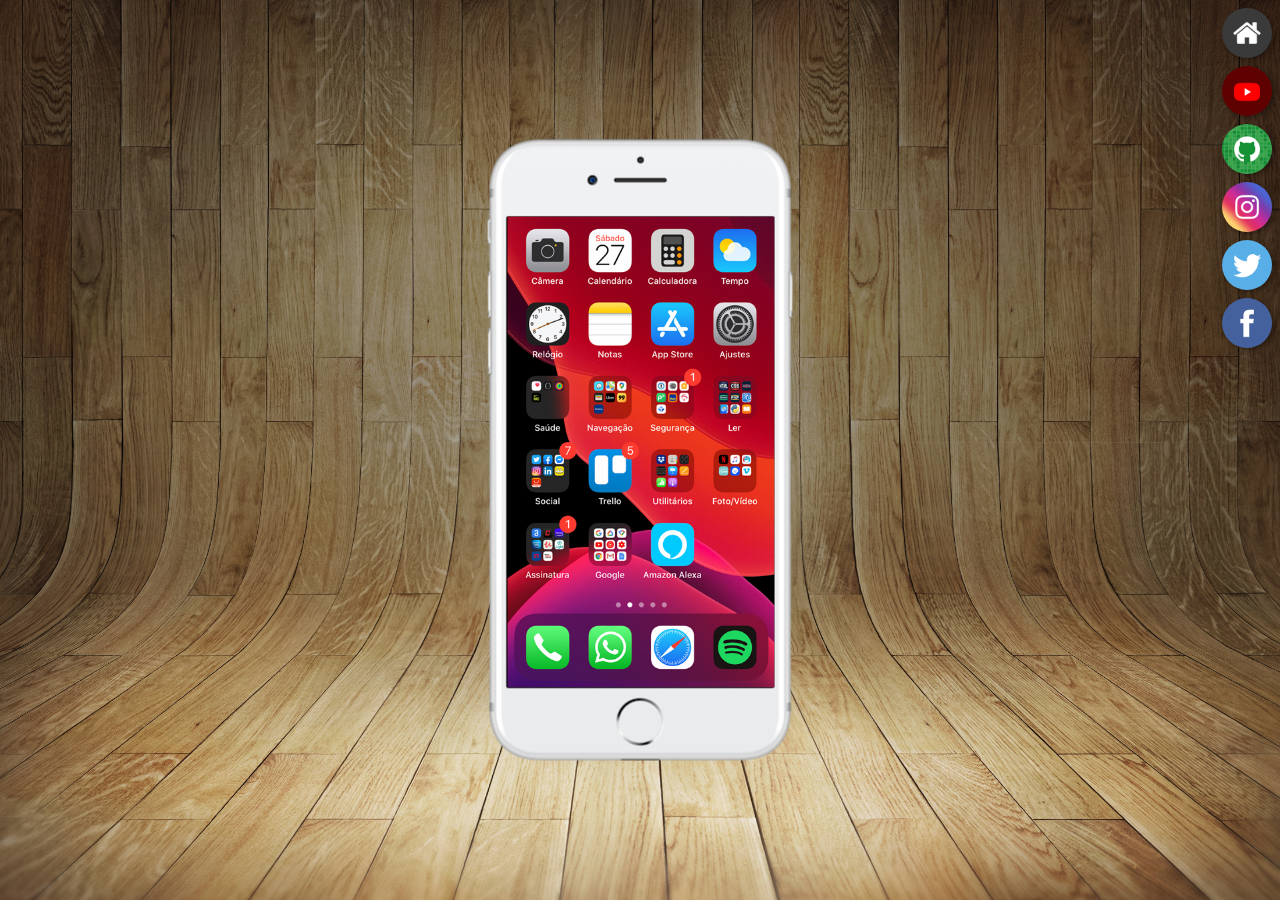
<file: Index.html>
<!DOCTYPE html>
<html lang="pt-br">
<head>
    <meta charset="UTF-8">
    <meta http-equiv="X-UA-Compatible" content="IE=edge">
    <meta name="viewport" content="width=device-width, initial-scale=1.0">
    <title>Projeto rede Social</title>
    <link rel="stylesheet" href="style.css">
    <link rel="shortcut icon" href="imagens/favicon.ico" type="image/x-icon">
</head>
<body>
    <main>
      <section id="celular">
        <iframe src="paginas/home.html" name="tela" id="tela" frameborder="0"></iframe>
      </section>
      <section id="redes">
        <a href="paginas/home.html" id="home" target="tela"><img src="imagens/logo-home.jpg" alt=""></a>
        <a href="paginas/yt.html" id="yt" target="tela" ><img src="imagens/logo-youtube.jpg" alt=""></a>
        <a href="paginas/git.html" id="git" target="tela"><img src="imagens/logo-github.jpg" alt=""></a>
        <a href="paginas/instagram.html" id="insta" target="tela"><img src="imagens/logo-instagram.jpg" alt=""></a>  
        <a href="paginas/twitter.html" id="twitter" target="tela"><img src="imagens/logo-twitter.jpg" alt=""></a>  
        <a href="paginas/fb.html" id="fb" target="tela"><img src="imagens/logo-facebook.jpg" alt=""></a>
      </section>
    </main>
</body>
</html>
</file>
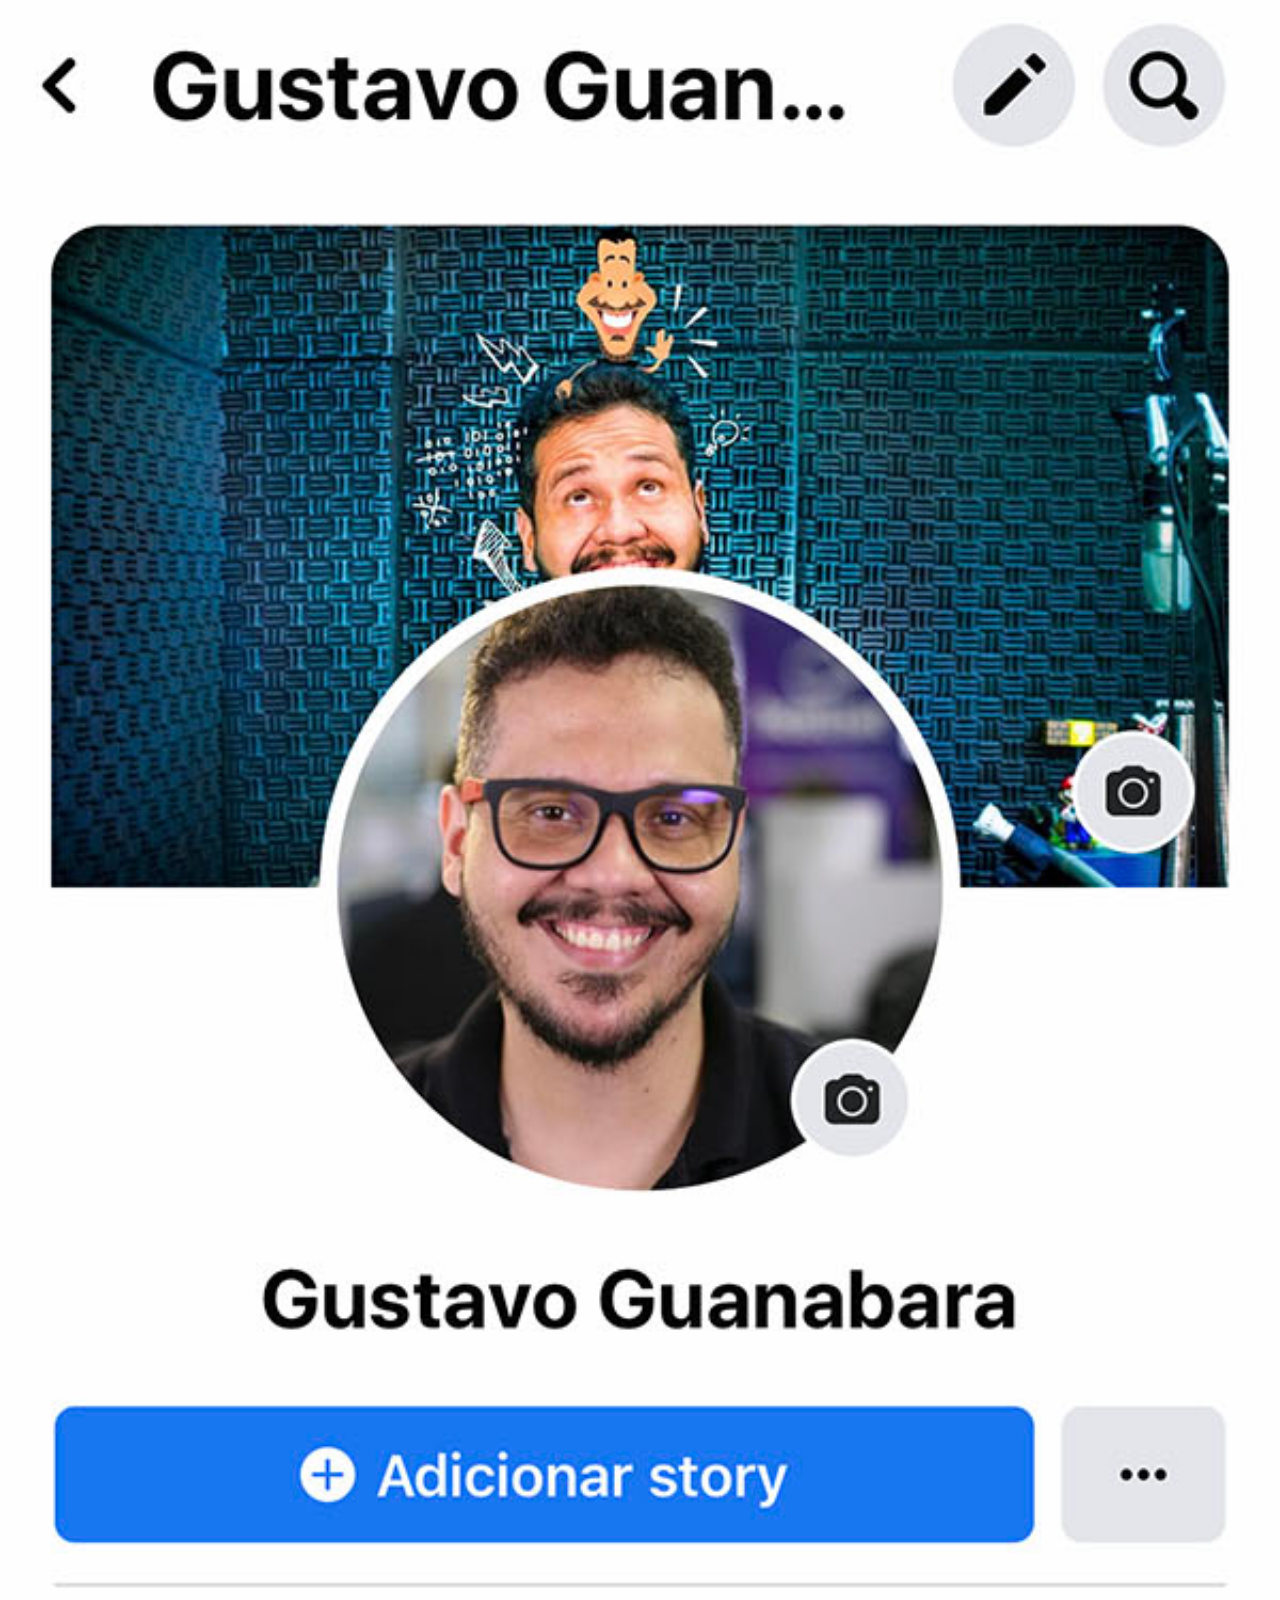
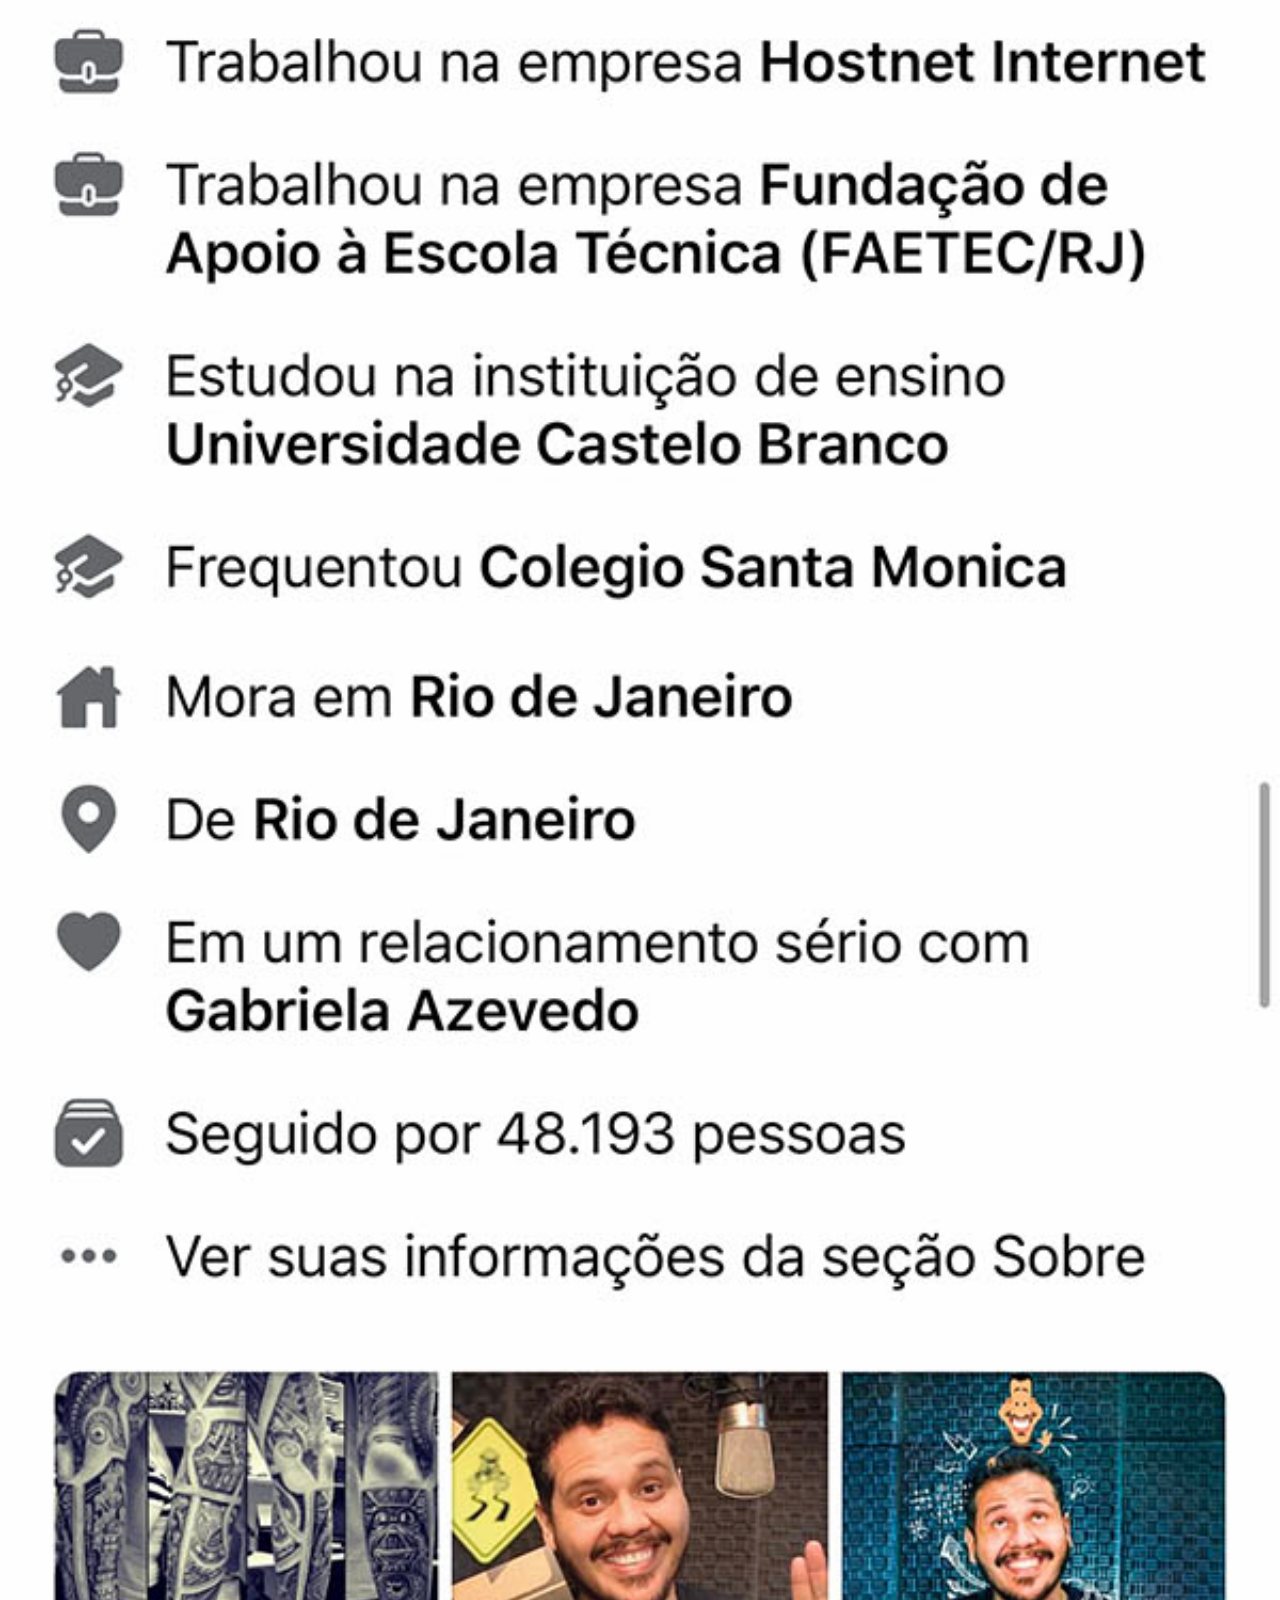
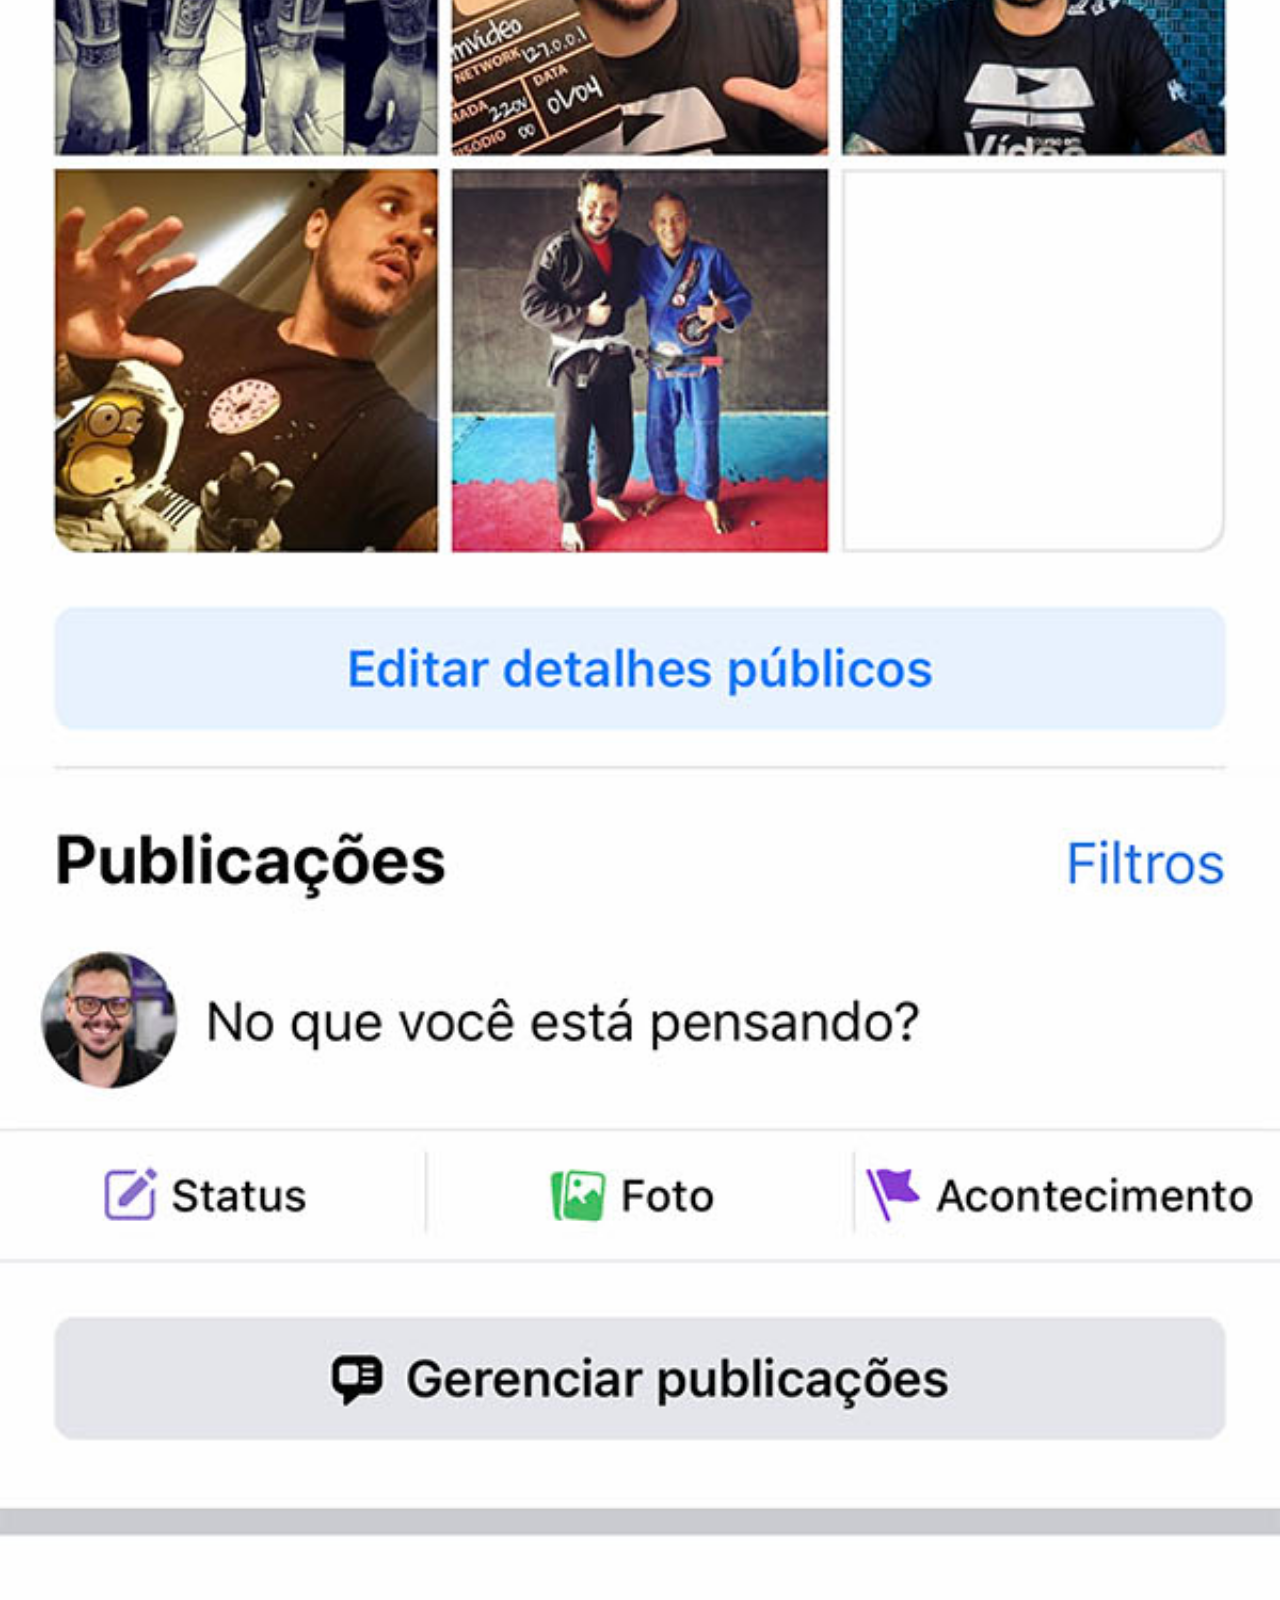
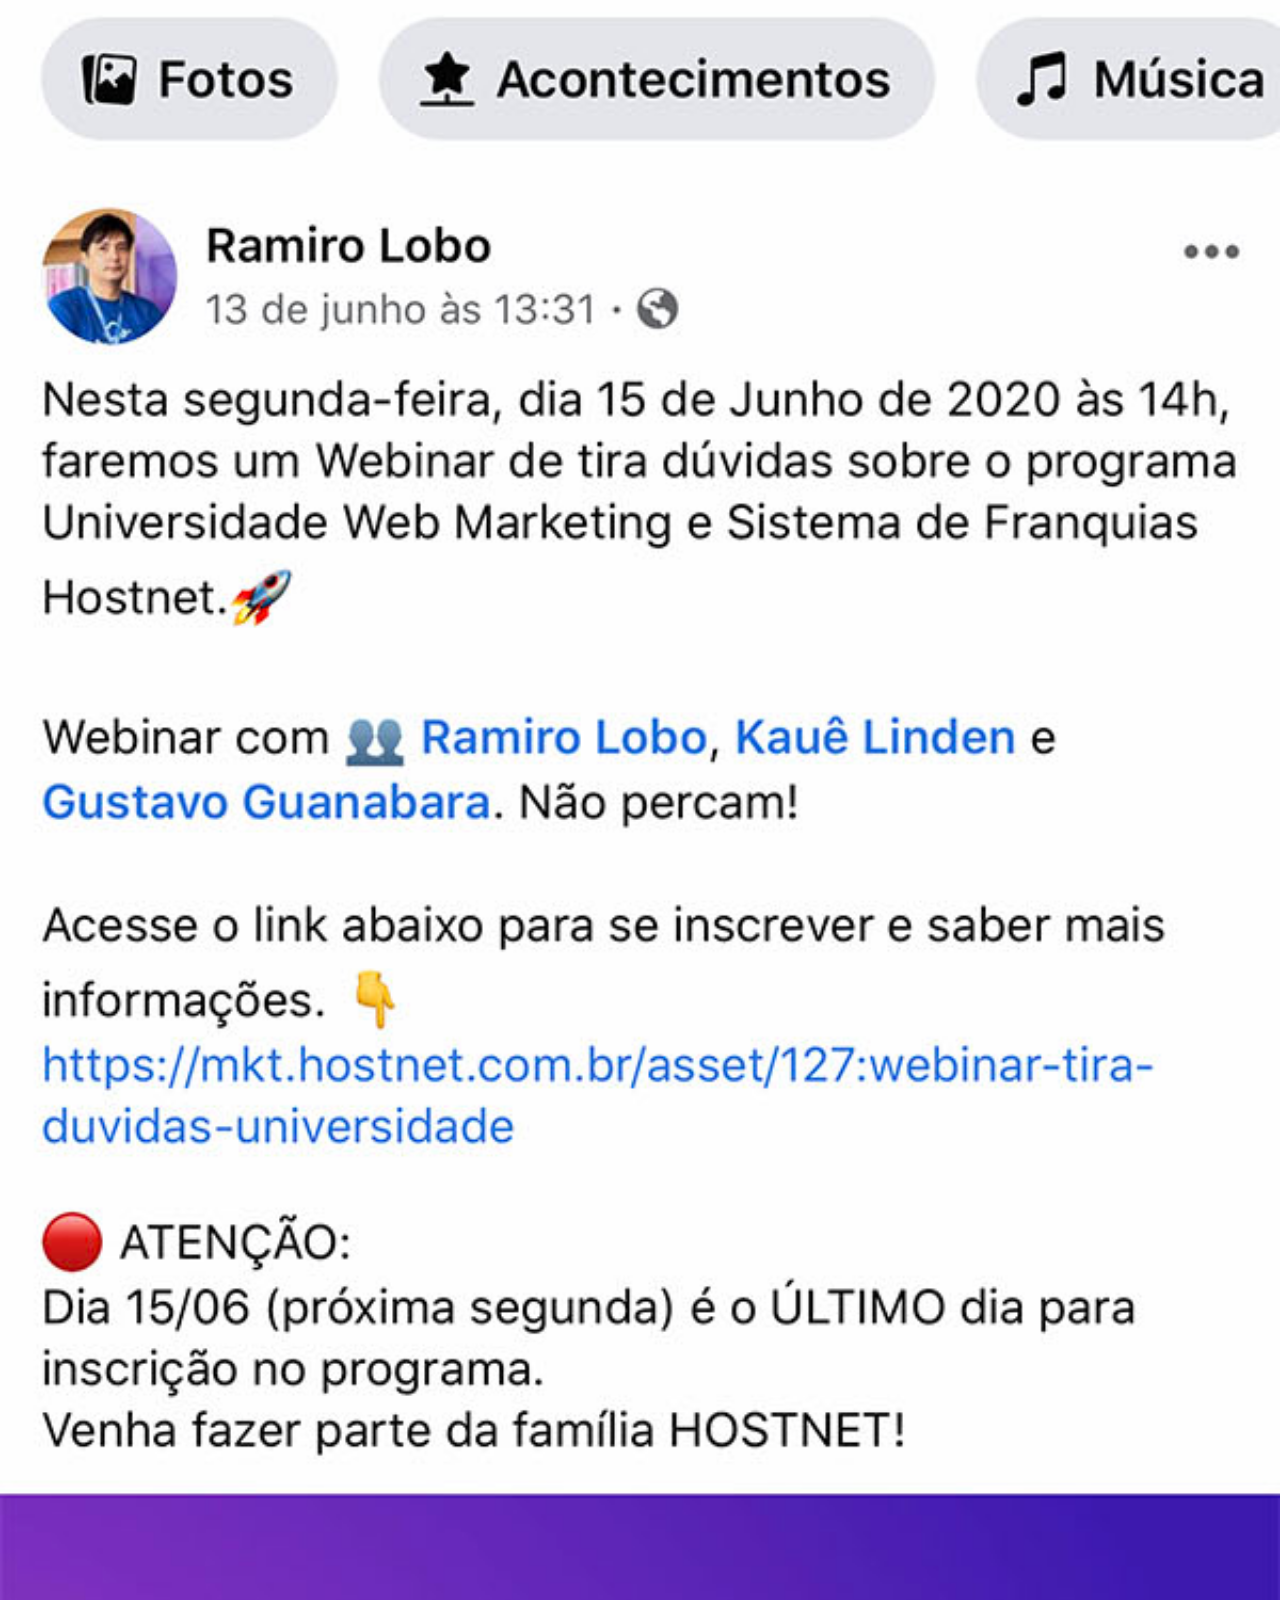
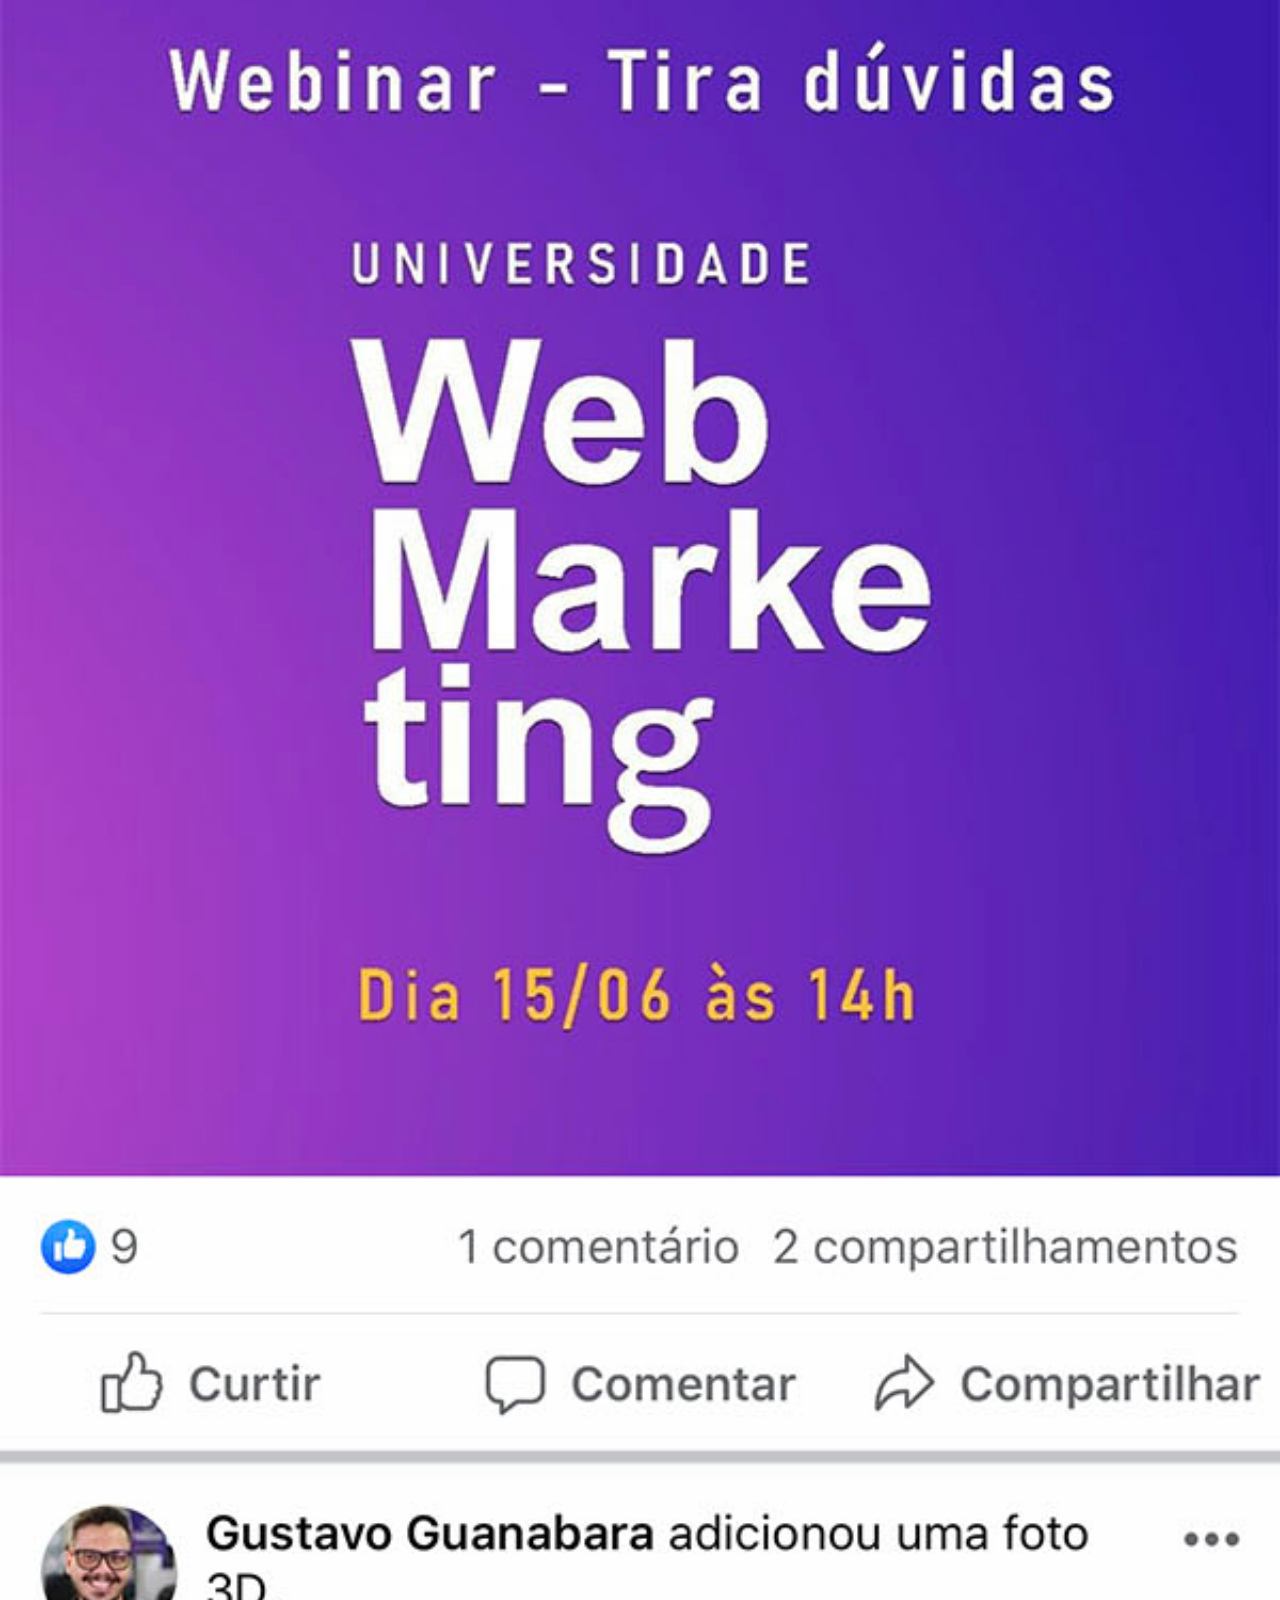
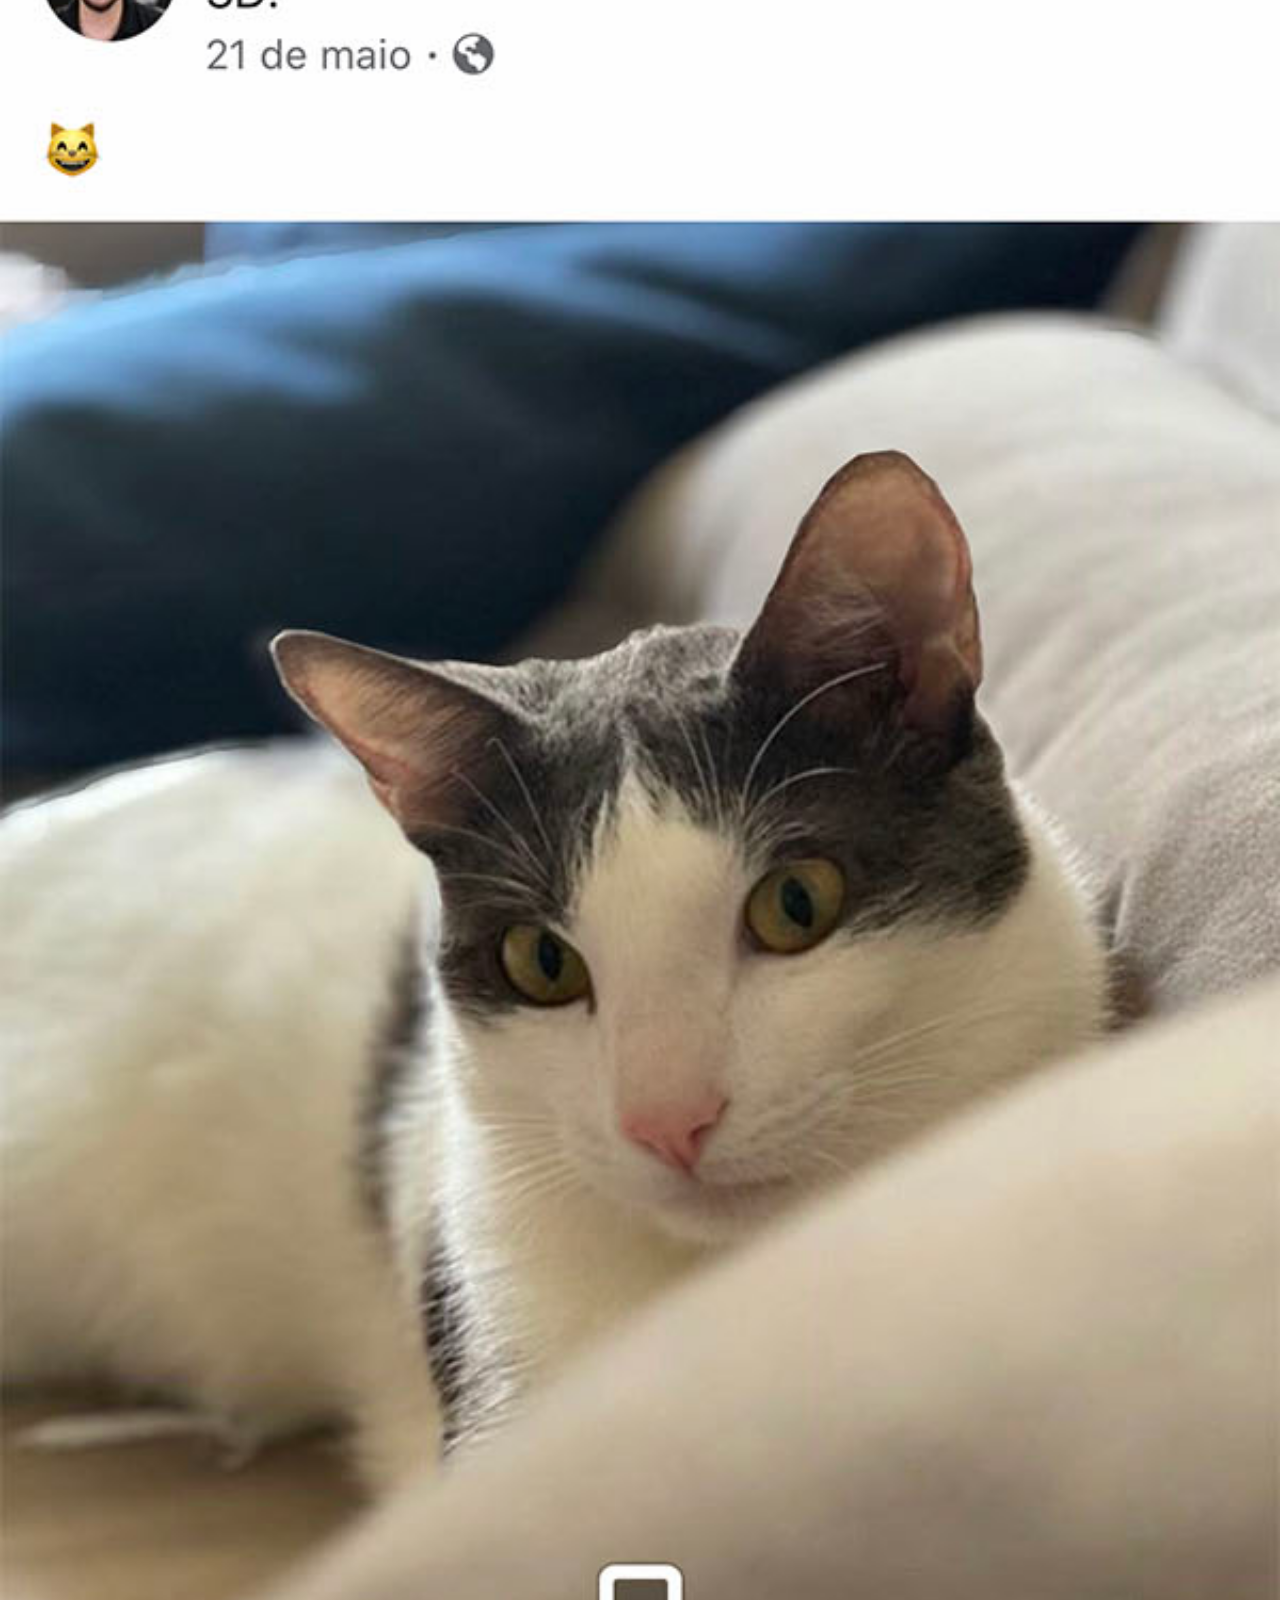
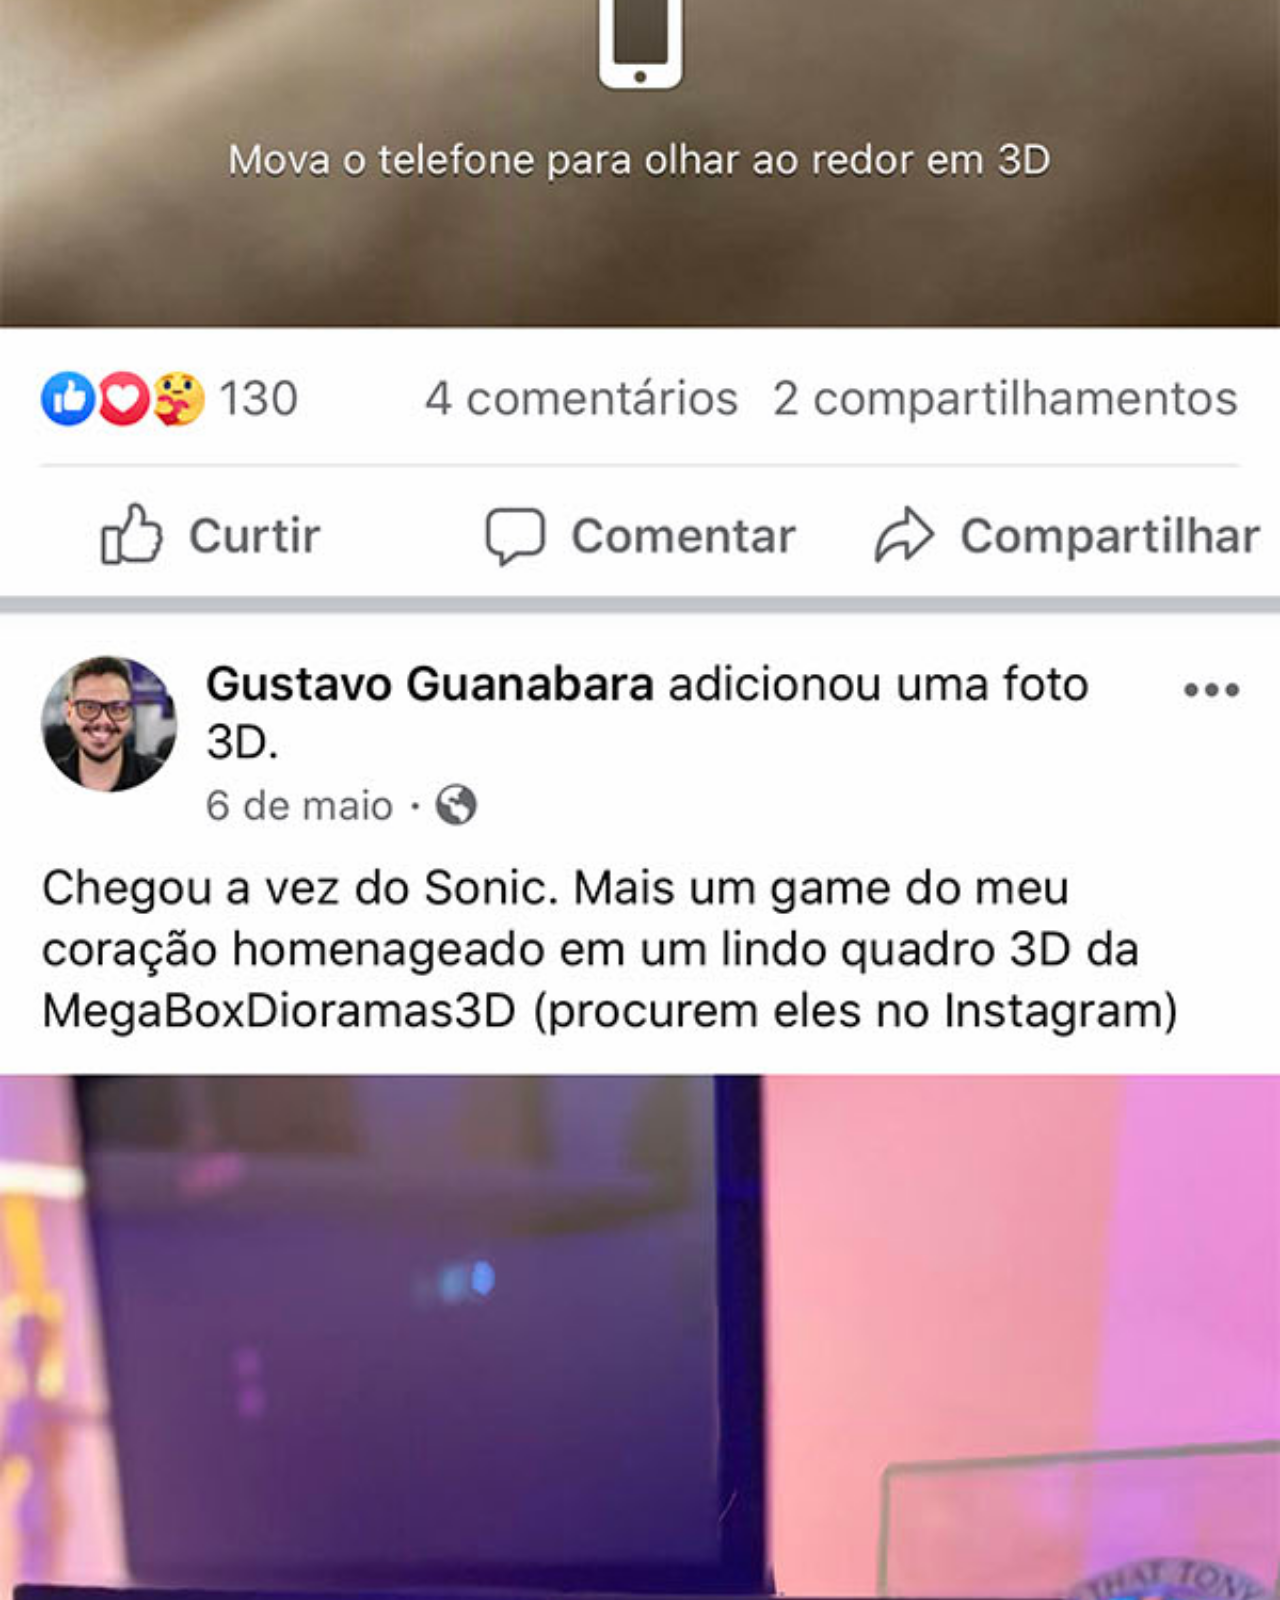
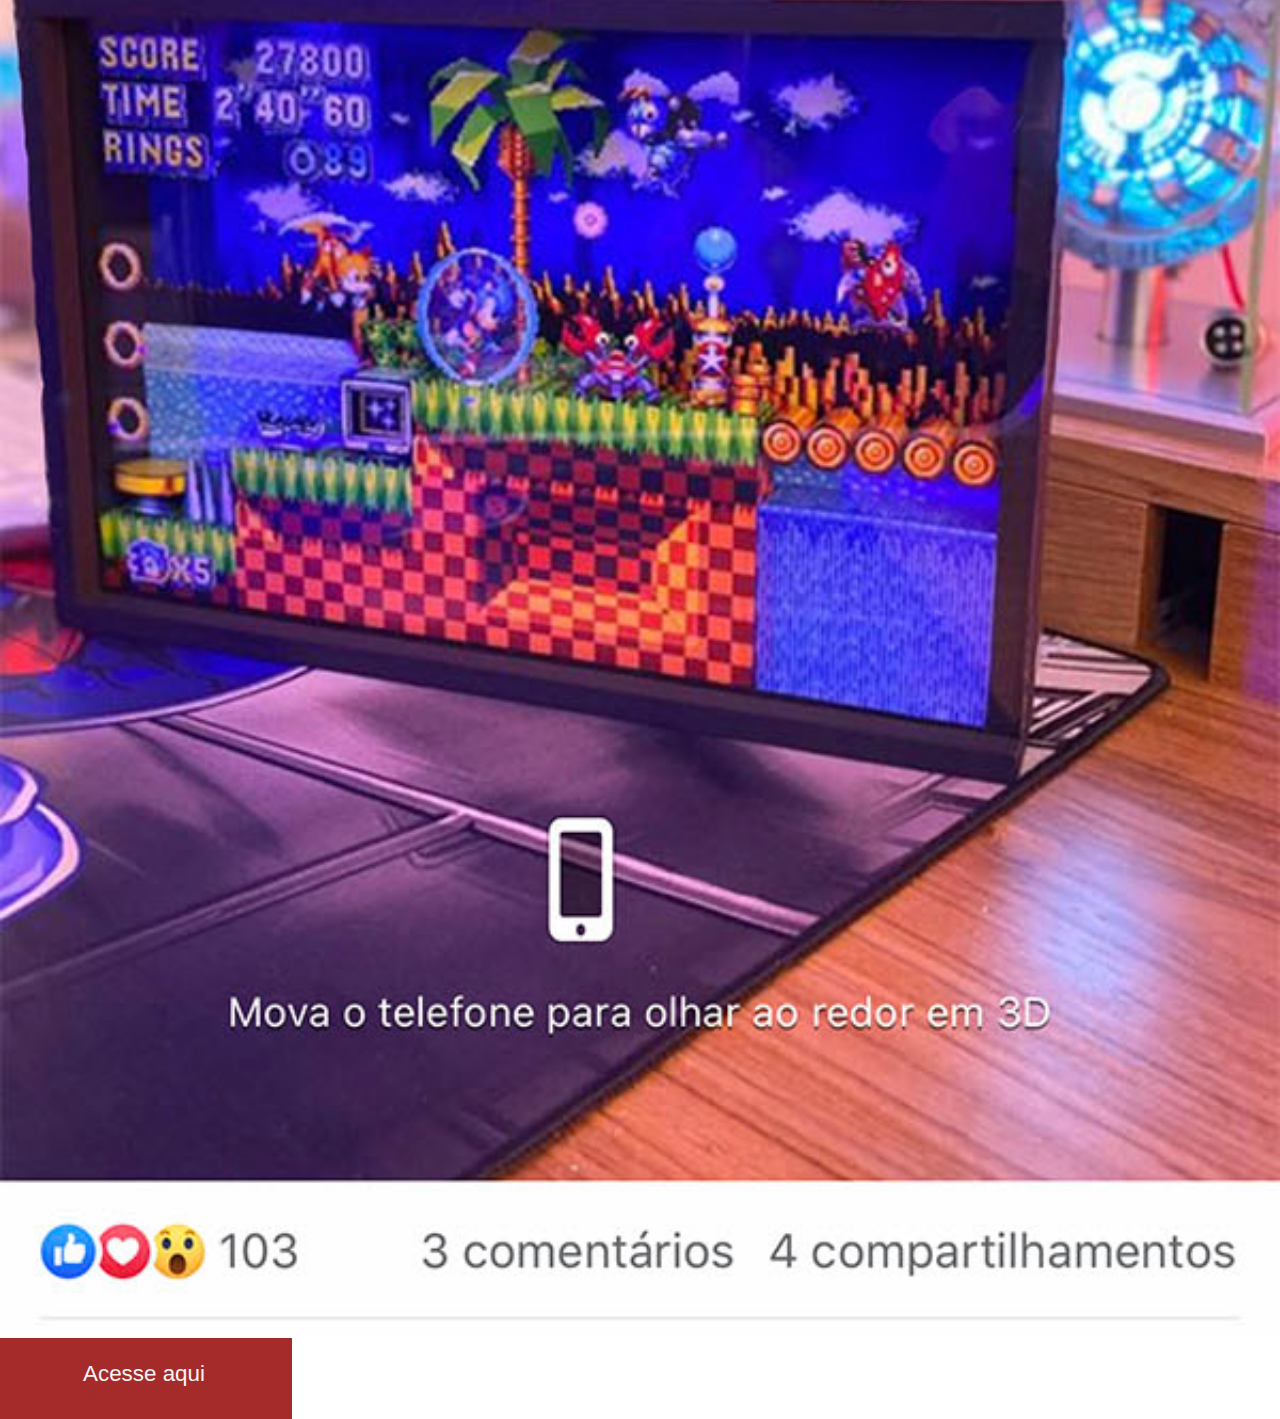
<file: fb.html>
<!DOCTYPE html>
<html lang="pt-br">
<head>
    <meta charset="UTF-8">
    <meta http-equiv="X-UA-Compatible" content="IE=edge">
    <meta name="viewport" content="width=device-width, initial-scale=1.0">
    <title>git</title>
</head>
<style>
    *{
        margin: 0px;
        padding: 0px;
    }
    ::-webkit-scrollbar{
        width: 0px;
        height: 0px;
    }
       
    img{
    
    overflow-clip-margin: content-box;
    overflow: clip;
    width: 100vw;
   
   }


    a{
    display: block;
    padding: 23px;
    height: 35px;
    width: 250px;
    background-color: brown;
    color: whitesmoke;
    font-family: Arial, Helvetica, sans-serif;
    text-align: center;
    text-decoration: none;
    font-size: 1.4em;
    
   }

   a:hover {
    background-color: red;
   }
   footer{
    margin: -4px;
   }
</style>
<body>
    <img src="imagens/tela-facebook.jpg" alt="github">

    <footer> <p><a href="https://www.facebook.com/gustavoguanabara/" target="_blank">Acesse aqui</a></p></footer>
</body>
</html>
</file>
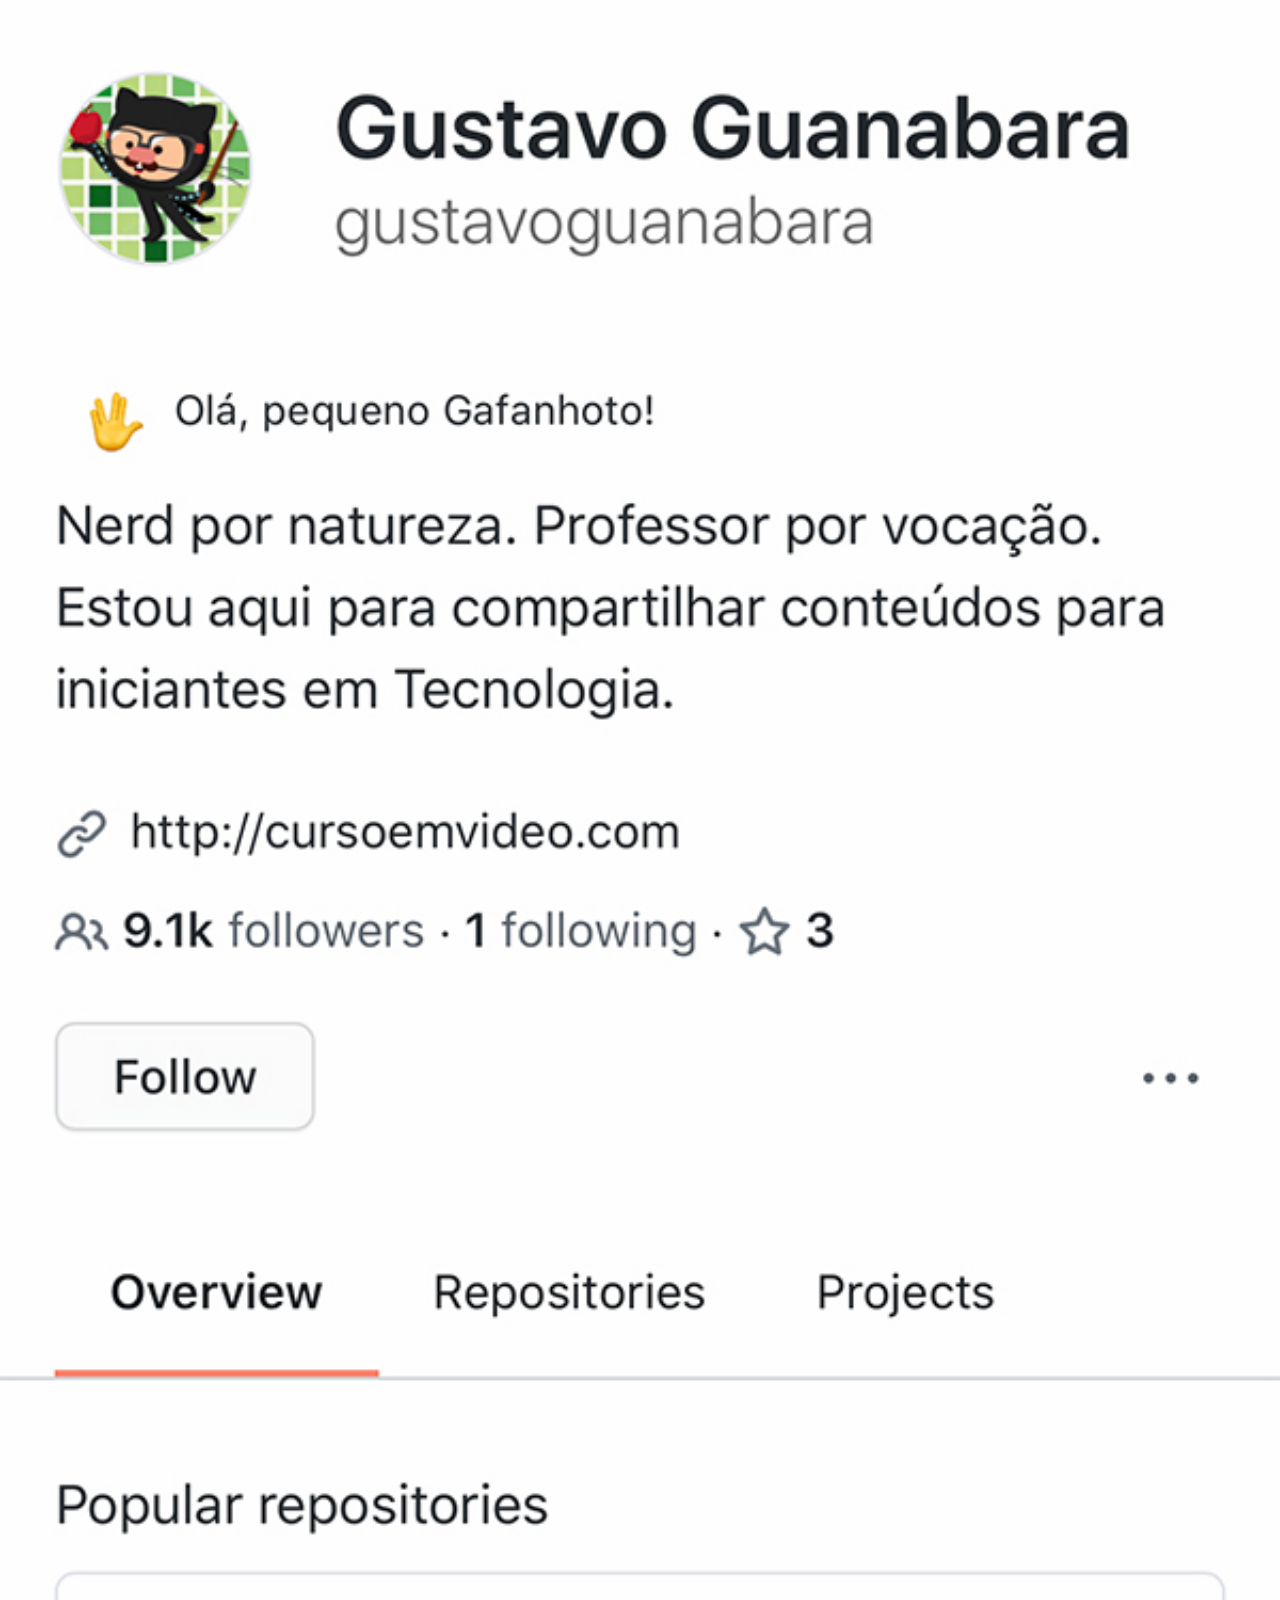
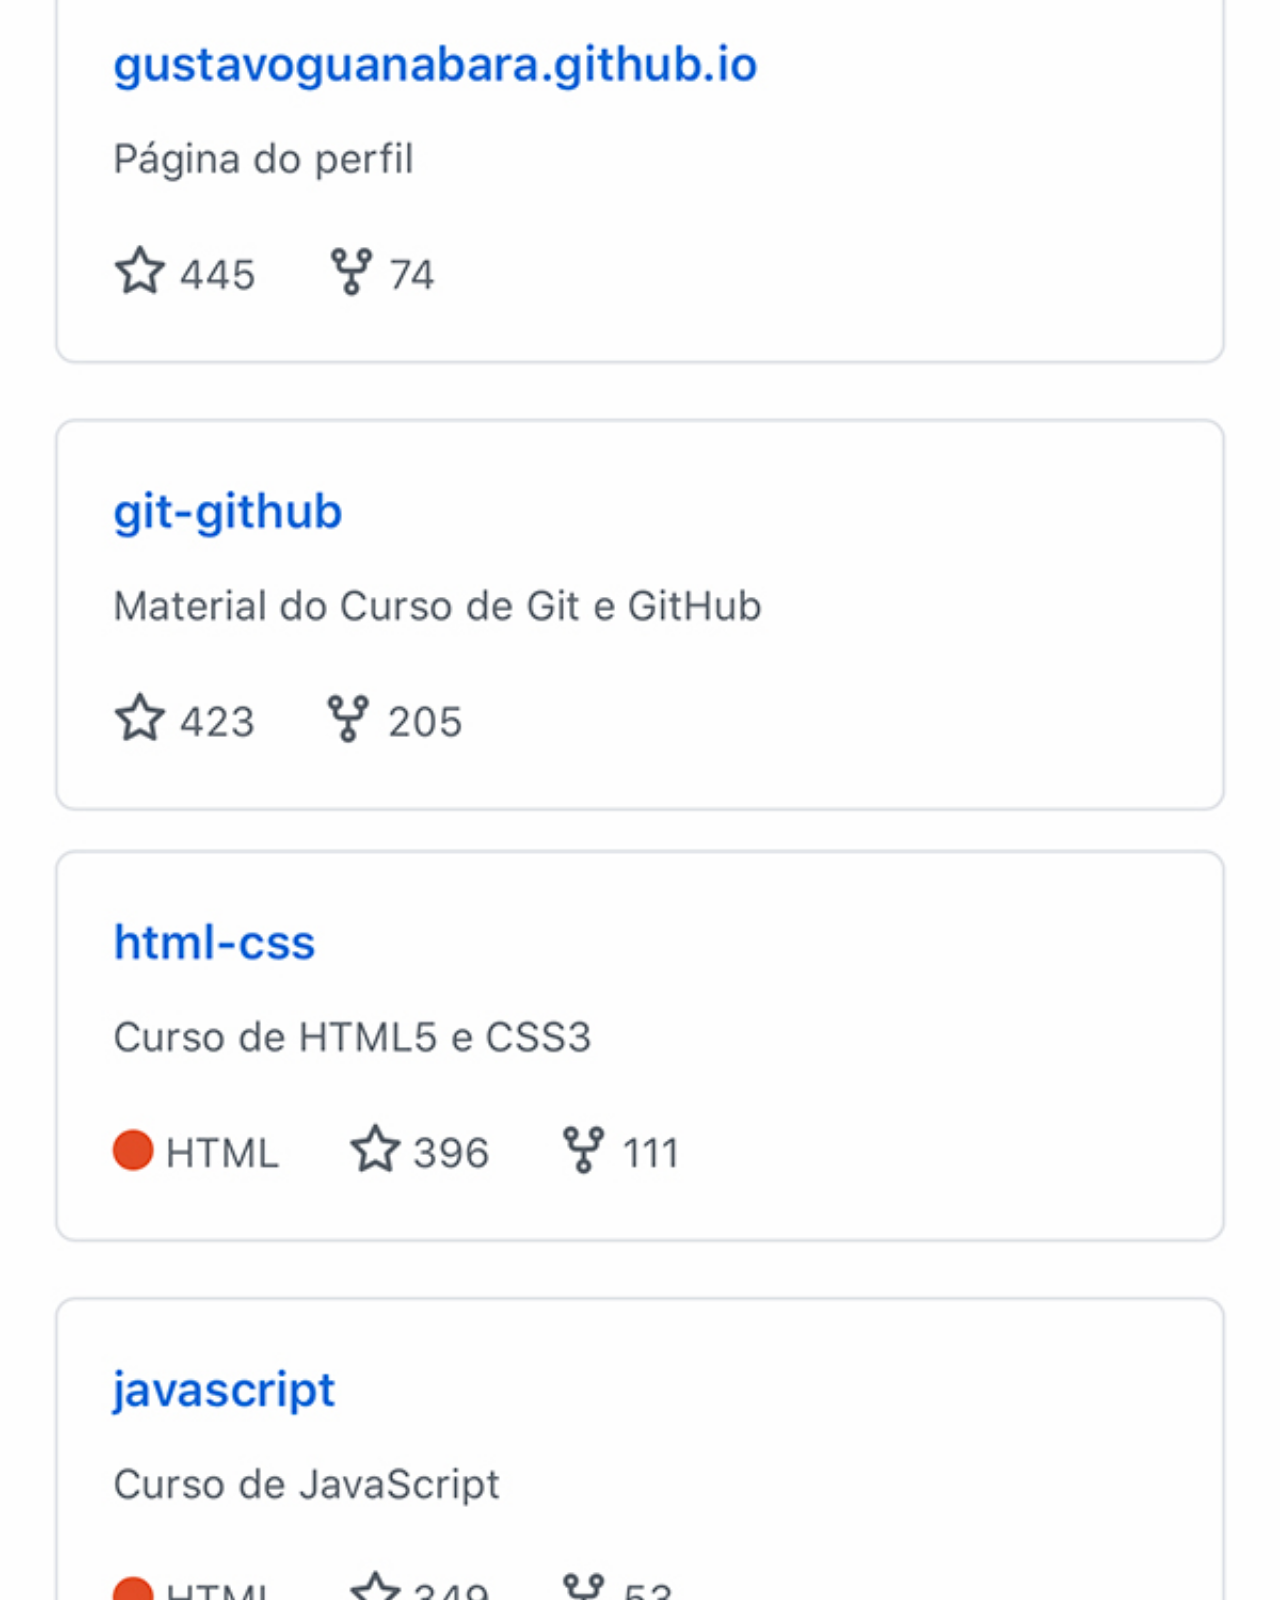
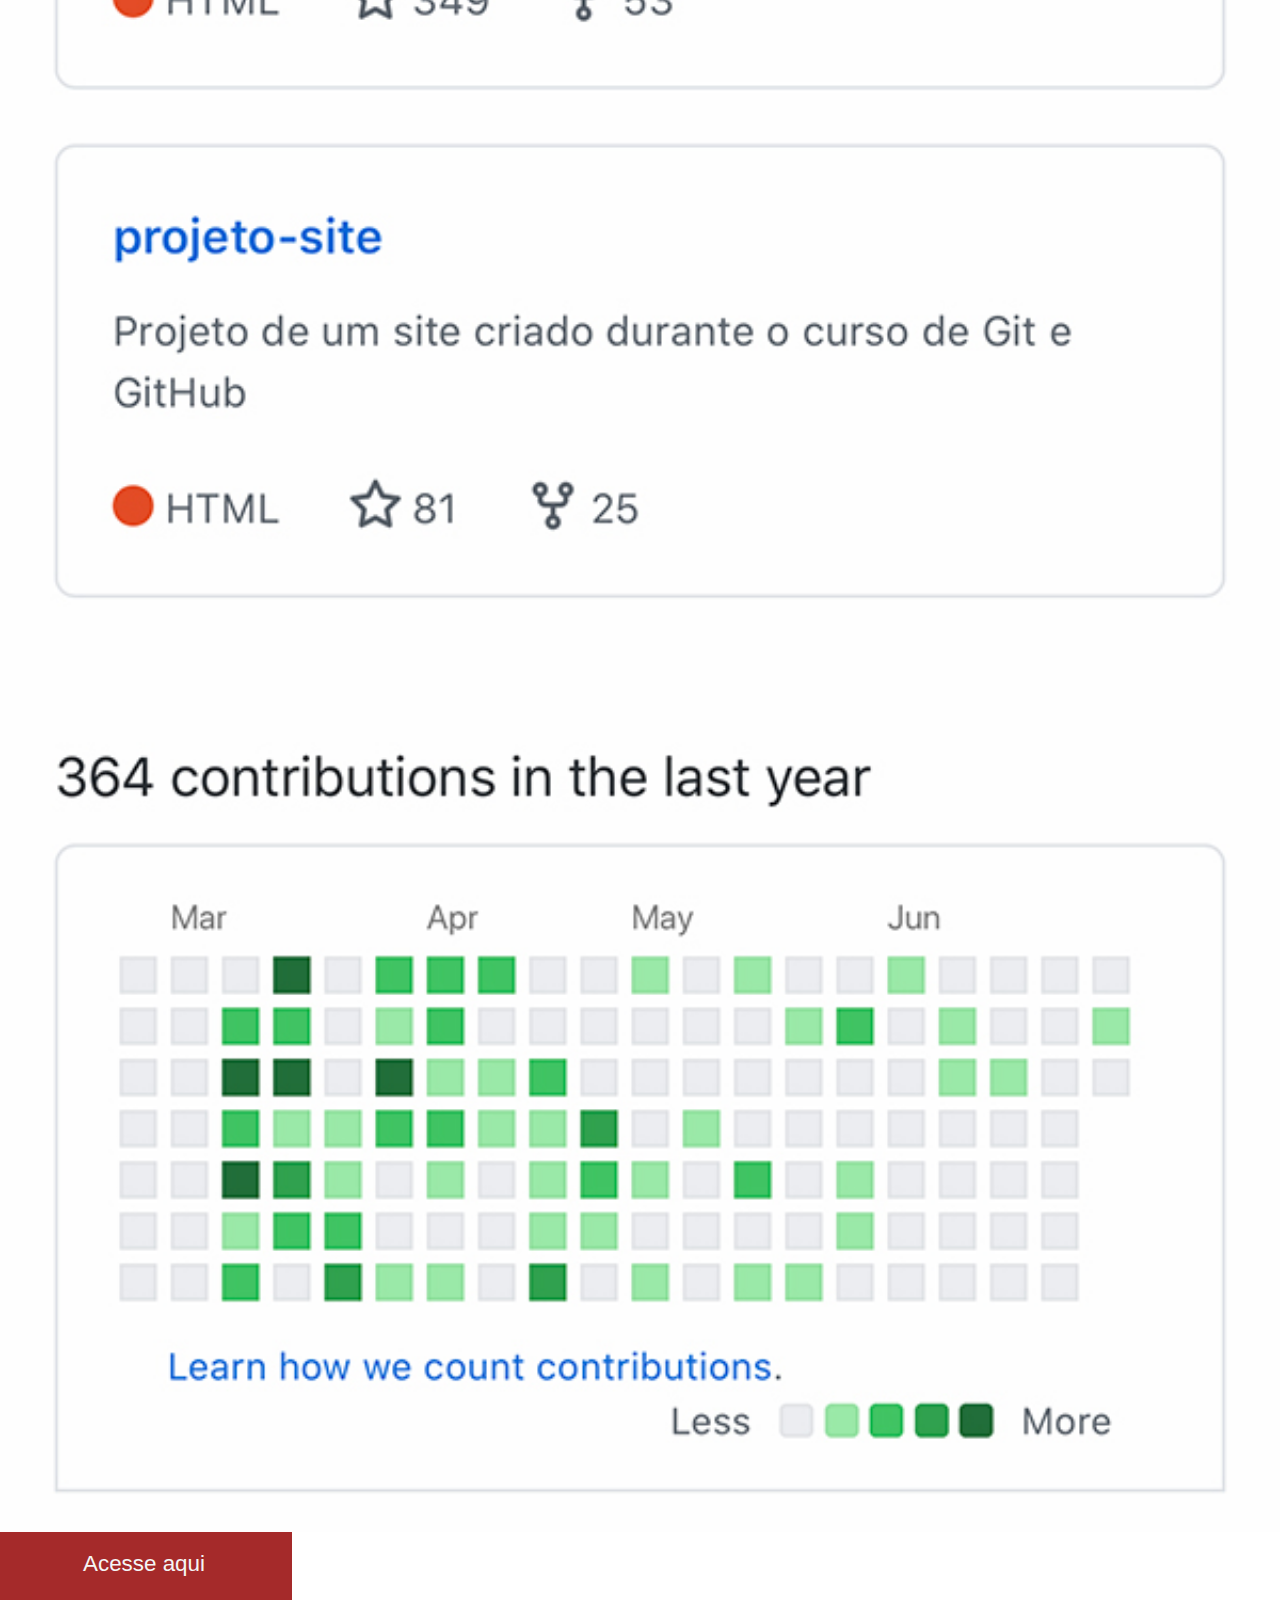
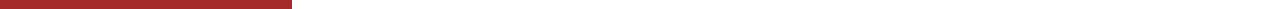
<file: git.html>
<!DOCTYPE html>
<html lang="pt-br">
<head>
    <meta charset="UTF-8">
    <meta http-equiv="X-UA-Compatible" content="IE=edge">
    <meta name="viewport" content="width=device-width, initial-scale=1.0">
    <title>git</title>
</head>
<style>
    *{
        margin: 0px;
        padding: 0px;
    }
    ::-webkit-scrollbar{
        width: 0px;
        height: 0px;
    }
       


    img{
    display: block;

    overflow-clip-margin: content-box;
    overflow: clip;
    width: 100vw;
   
   }

   a{
    display: block;
    padding: 23px;
    height: 35px;
    width: 250px;
    background-color: brown;
    color: whitesmoke;
    font-family: Arial, Helvetica, sans-serif;
    text-align: center;
    text-decoration: none;
    font-size: 1.4em;
    
   }

   a:hover {
    background-color: red;
   }
   footer{
    margin: -4px;
   }
</style>
<body>
    <img src="imagens/tela-github.jpg" alt="github">

<footer> <p><a href="https://github.com/gustavoguanabara" target="_blank">Acesse aqui</a></p></footer>
</body>
</html>
</file>
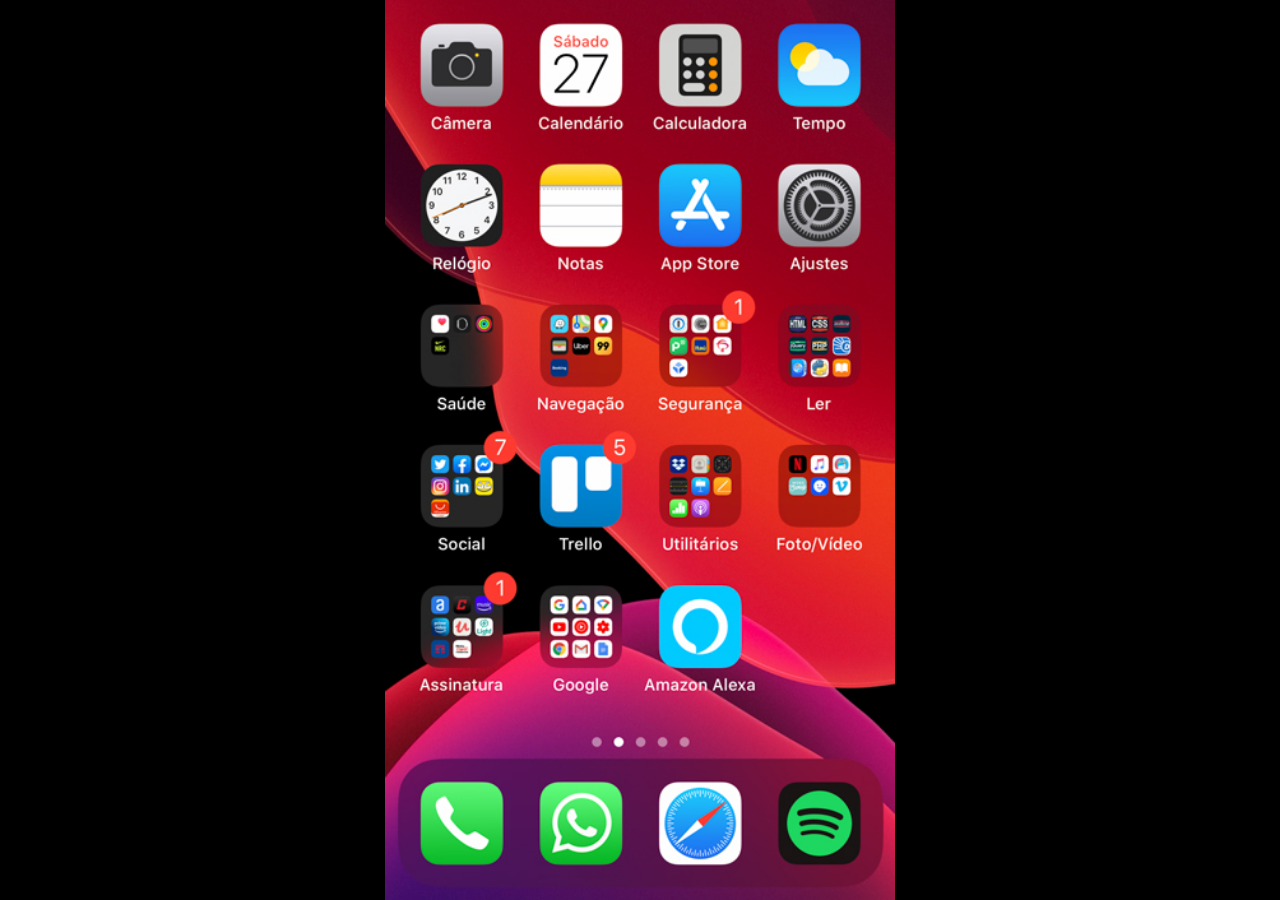
<file: home.html>
<!DOCTYPE html>
<html lang="pt-br">
<head>
    <meta charset="UTF-8">
    <meta http-equiv="X-UA-Compatible" content="IE=edge">
    <meta name="viewport" content="width=device-width, initial-scale=1.0">
    <title>home</title>

</head>
<style>
    *{
        padding: 0px;
        margin: 0px;
    }
    ::-webkit-scrollbar{
        width: 0px;
        height: 0px;
    }
       
    body{
        width: 100vw;
        height: 100vh;
        background: black url('imagens/tela-home.jpg') no-repeat
        top center;

        background-size: contain;
    }
</style>
<body>
    
</body>
</html>
</file>
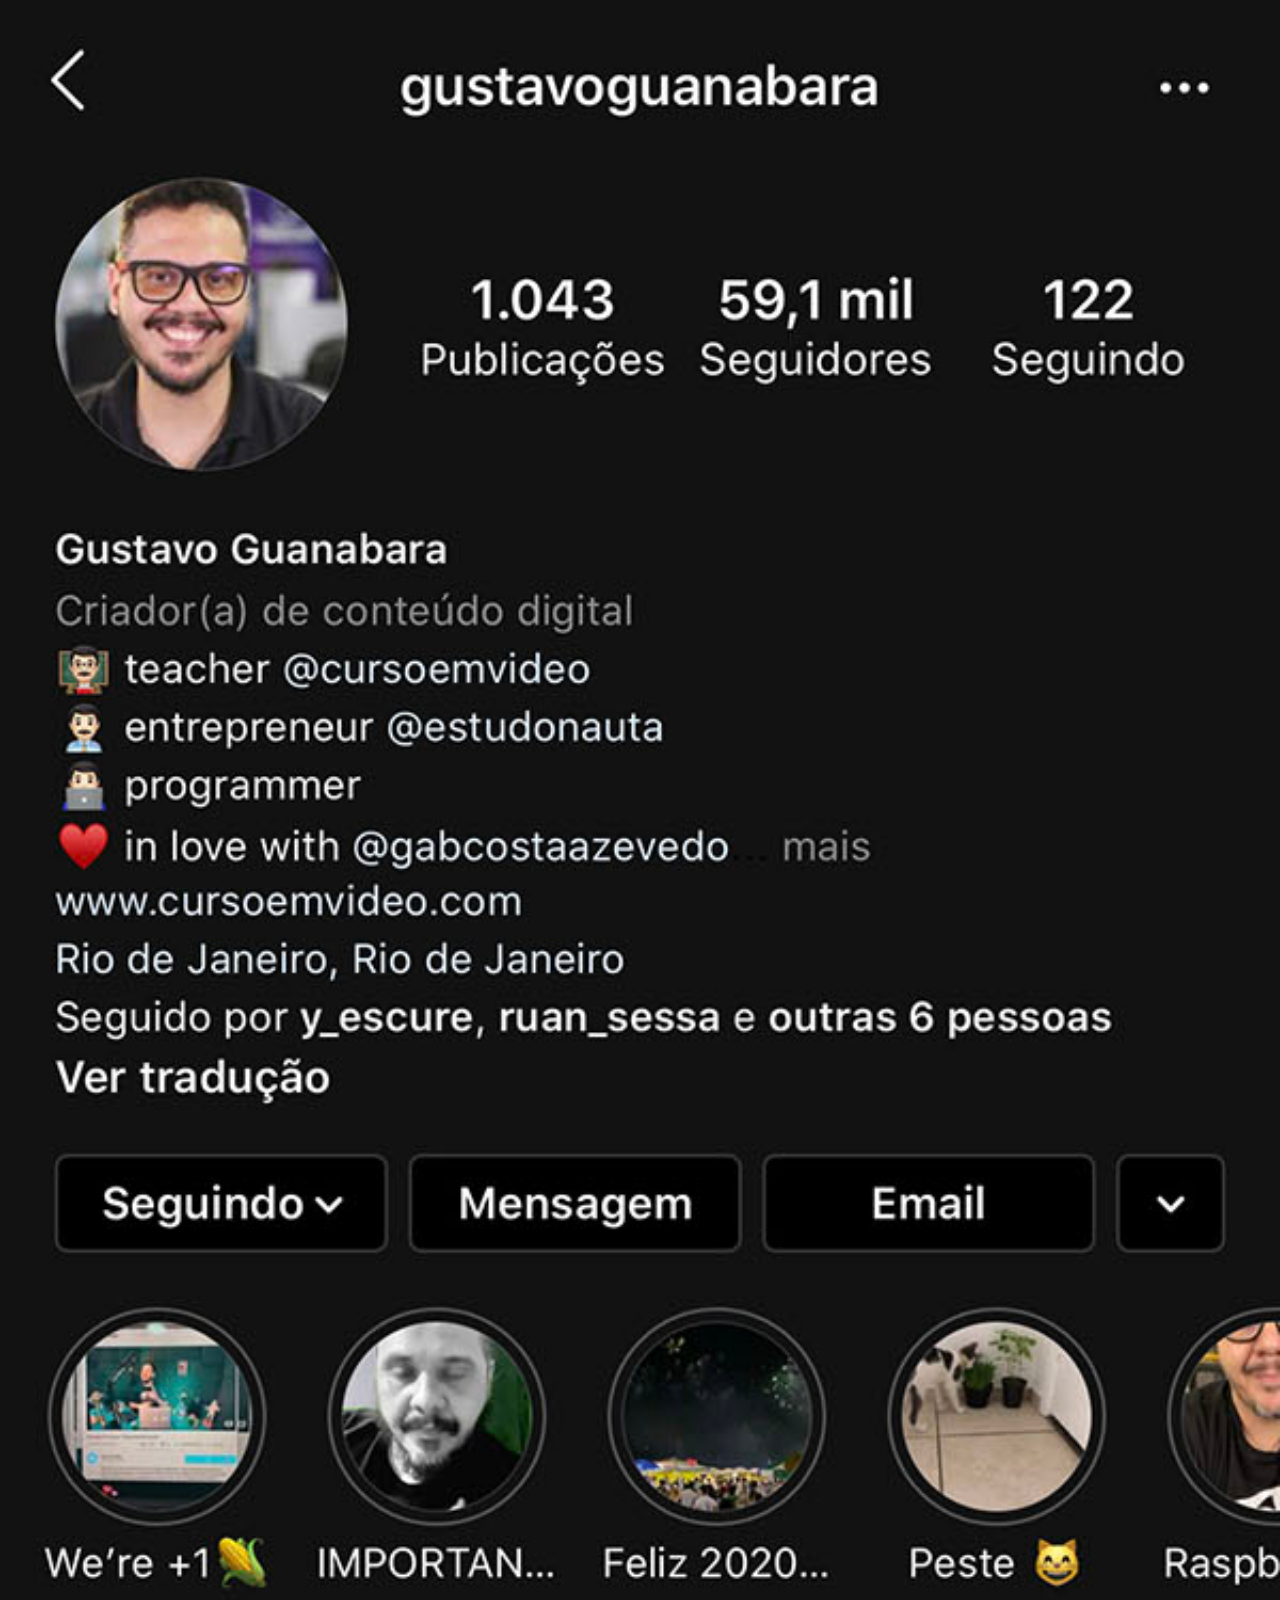
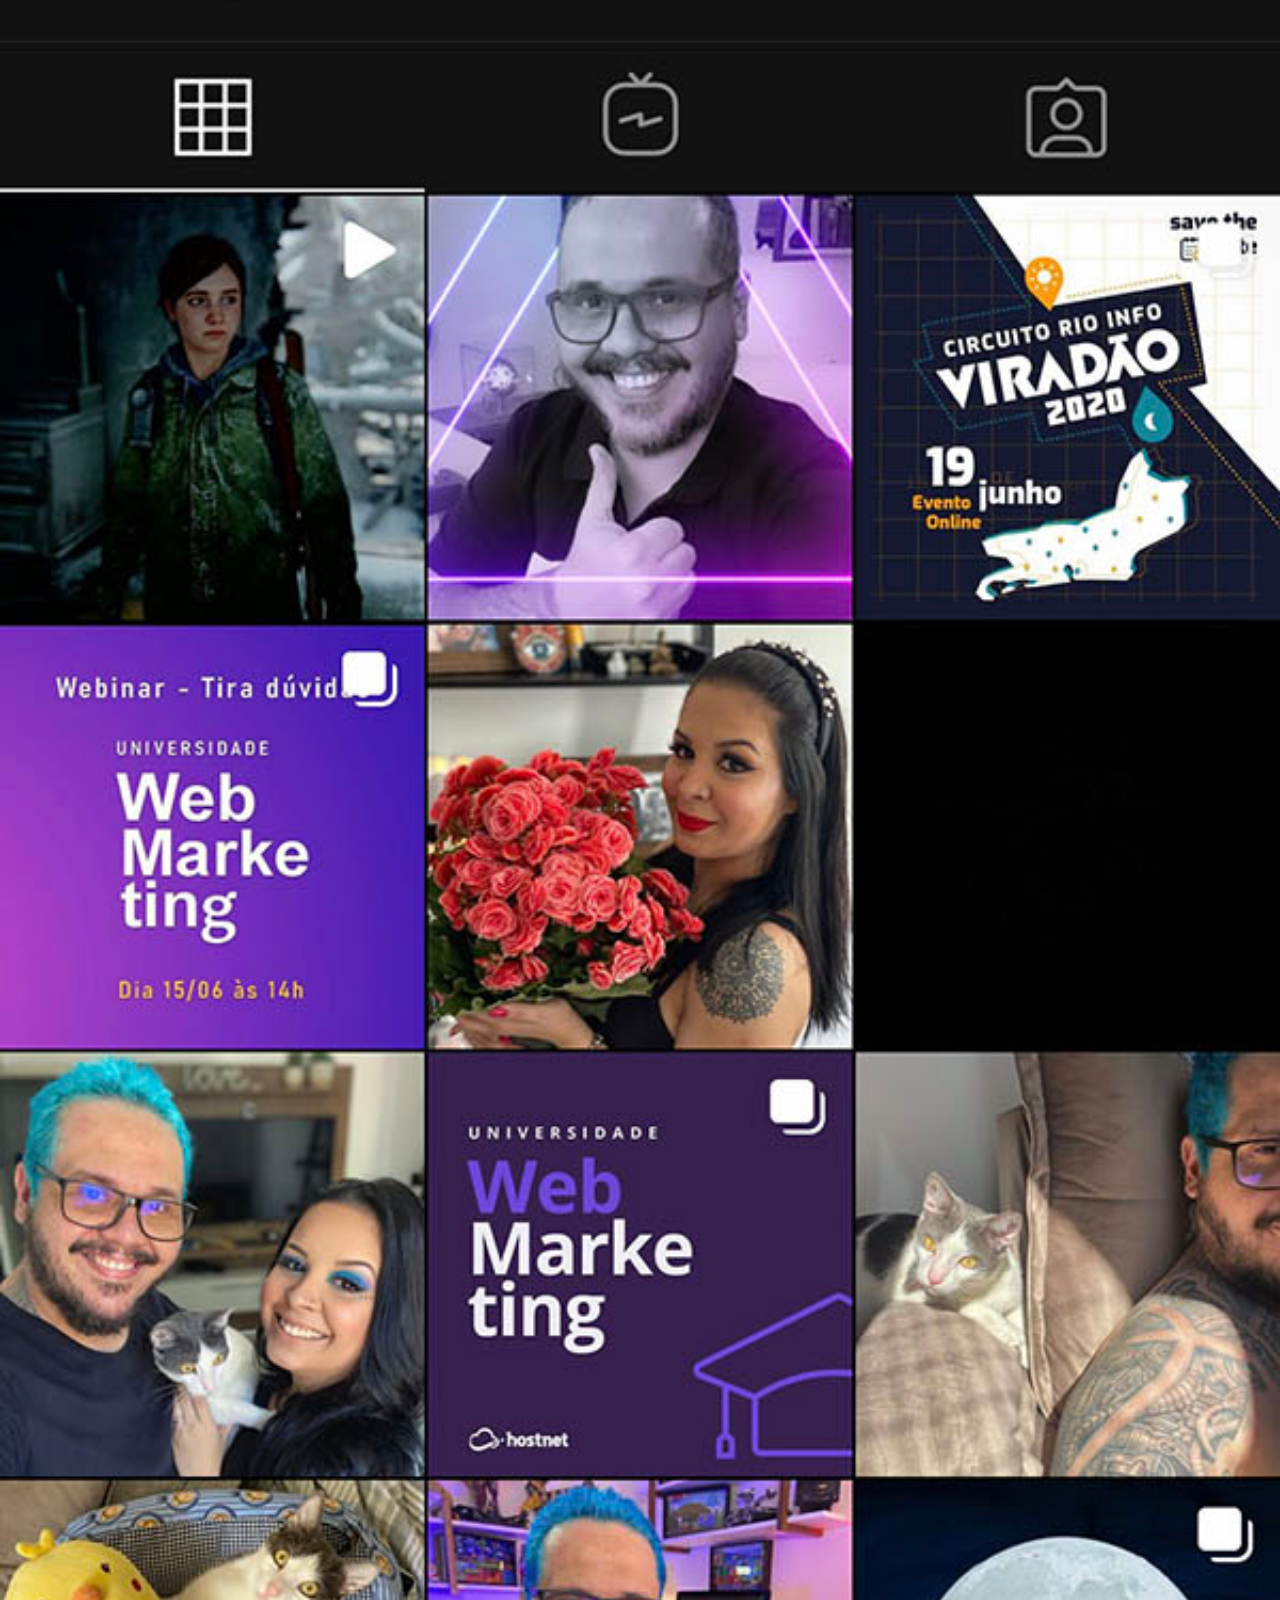
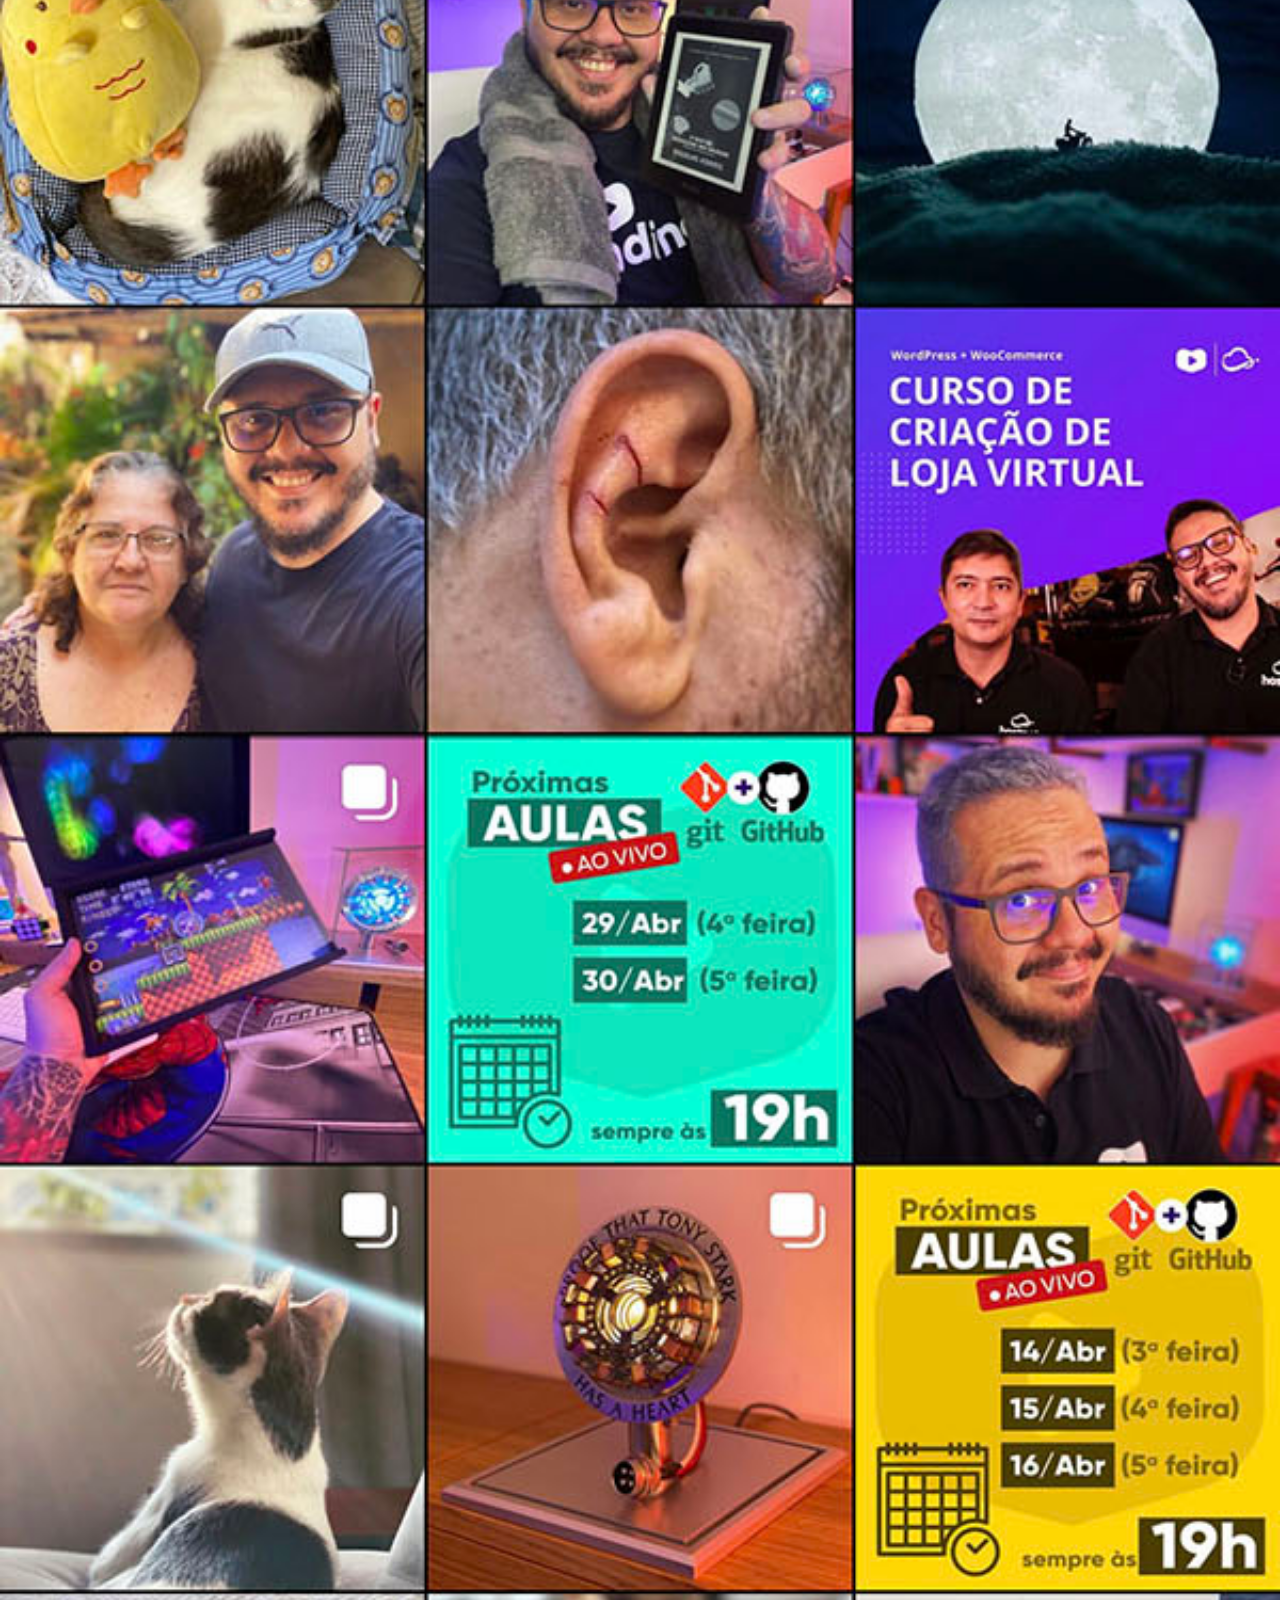
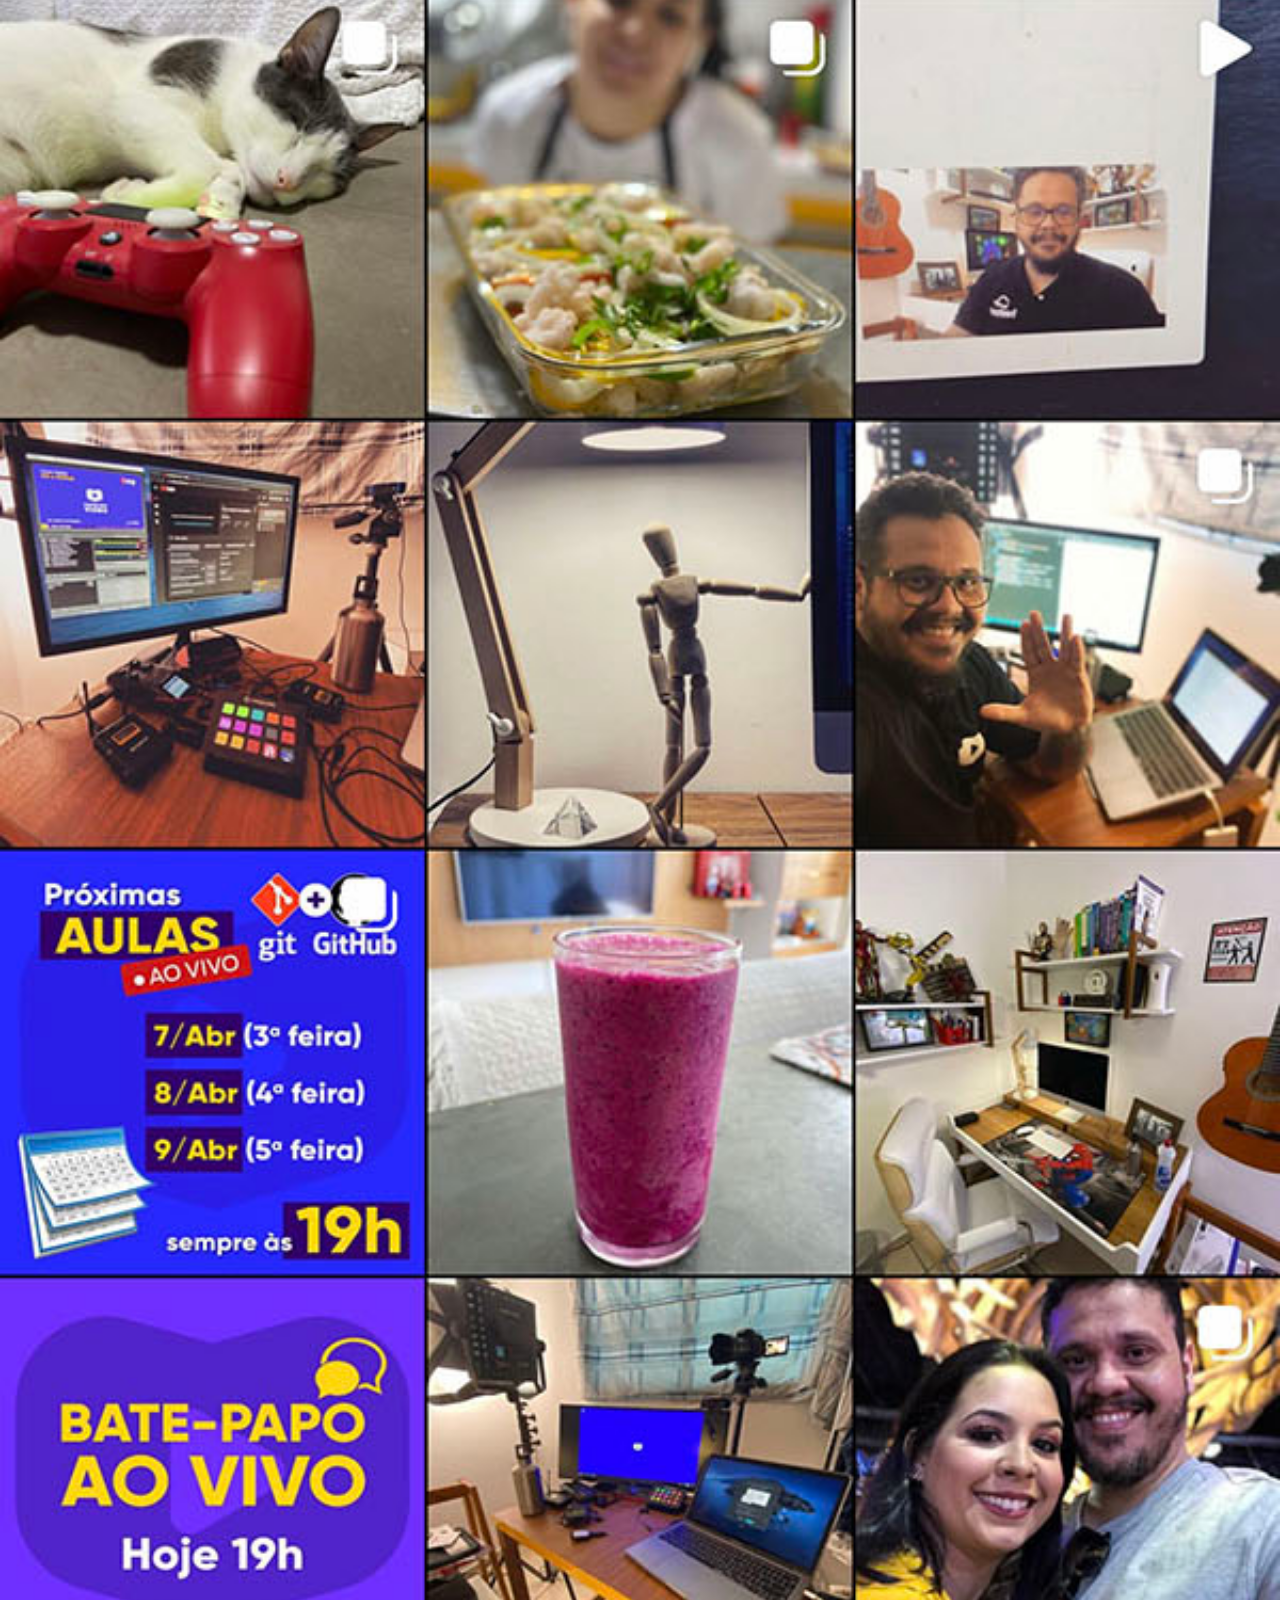
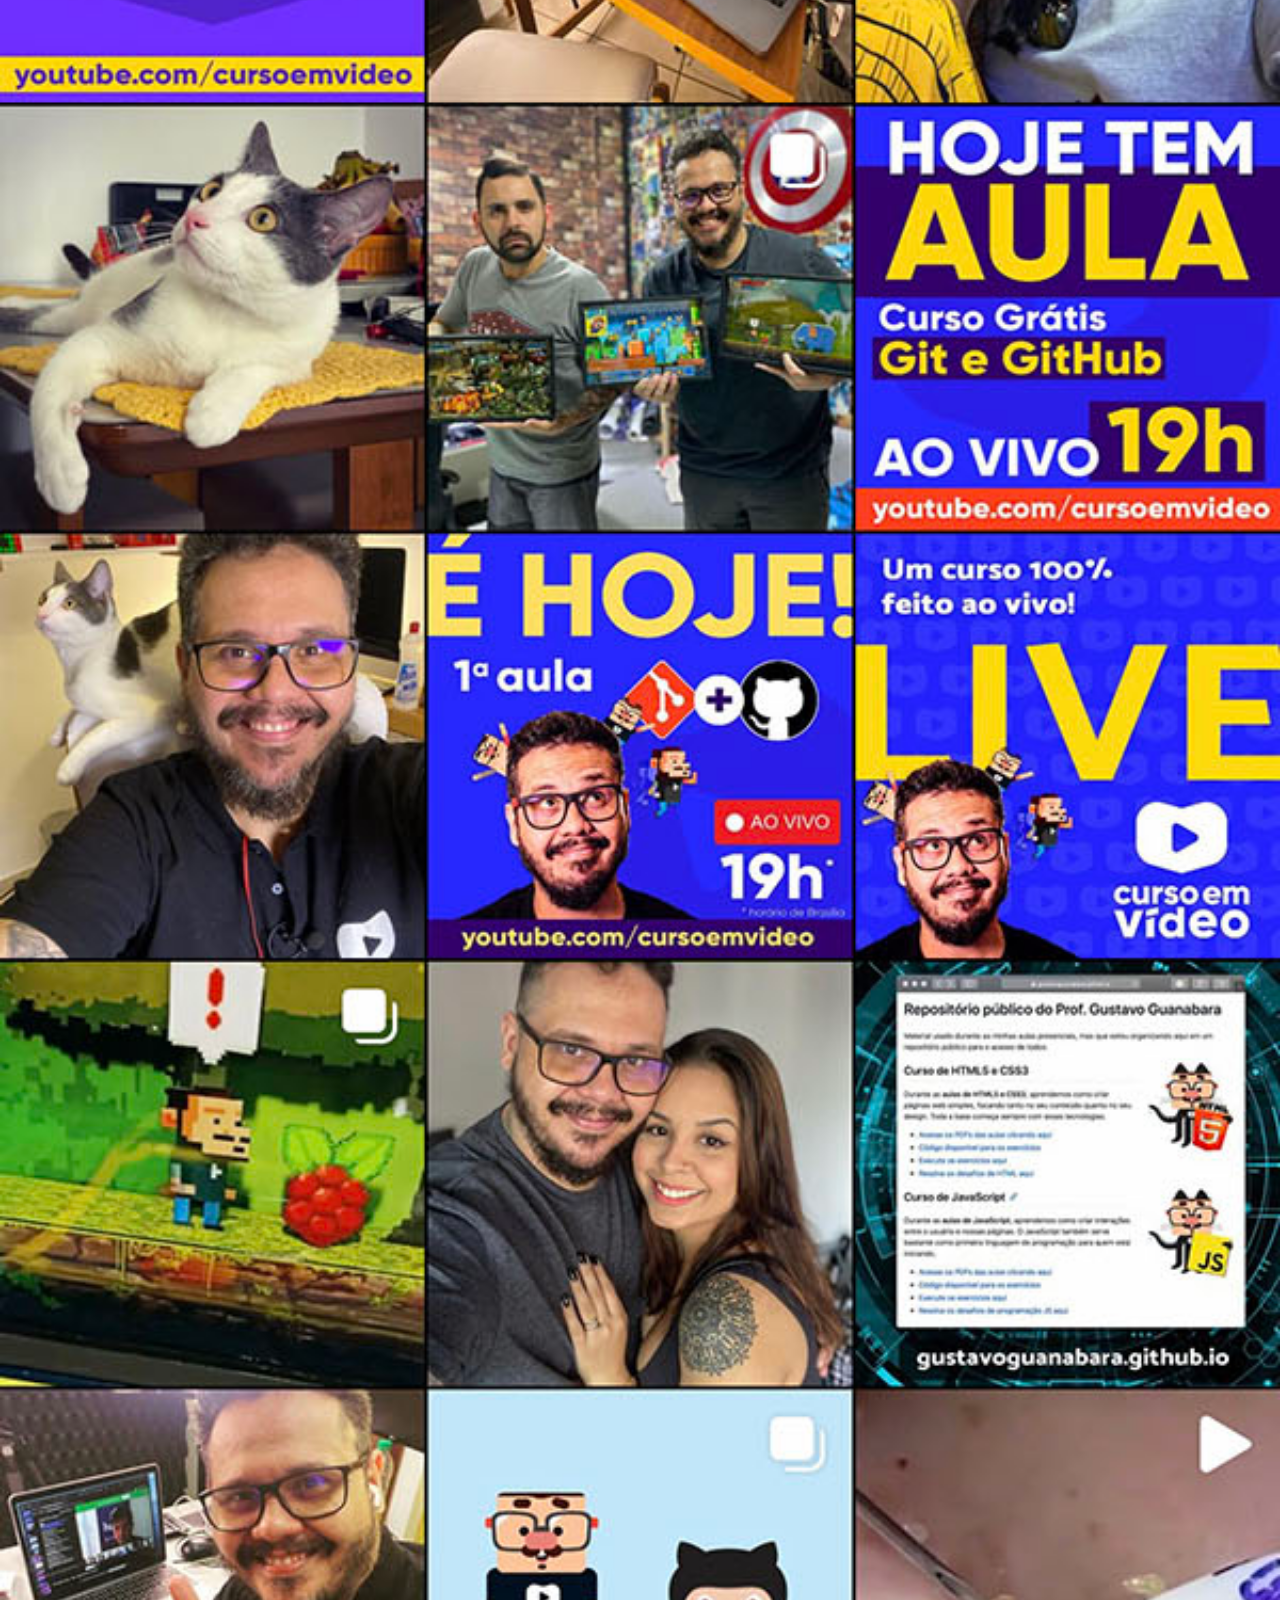
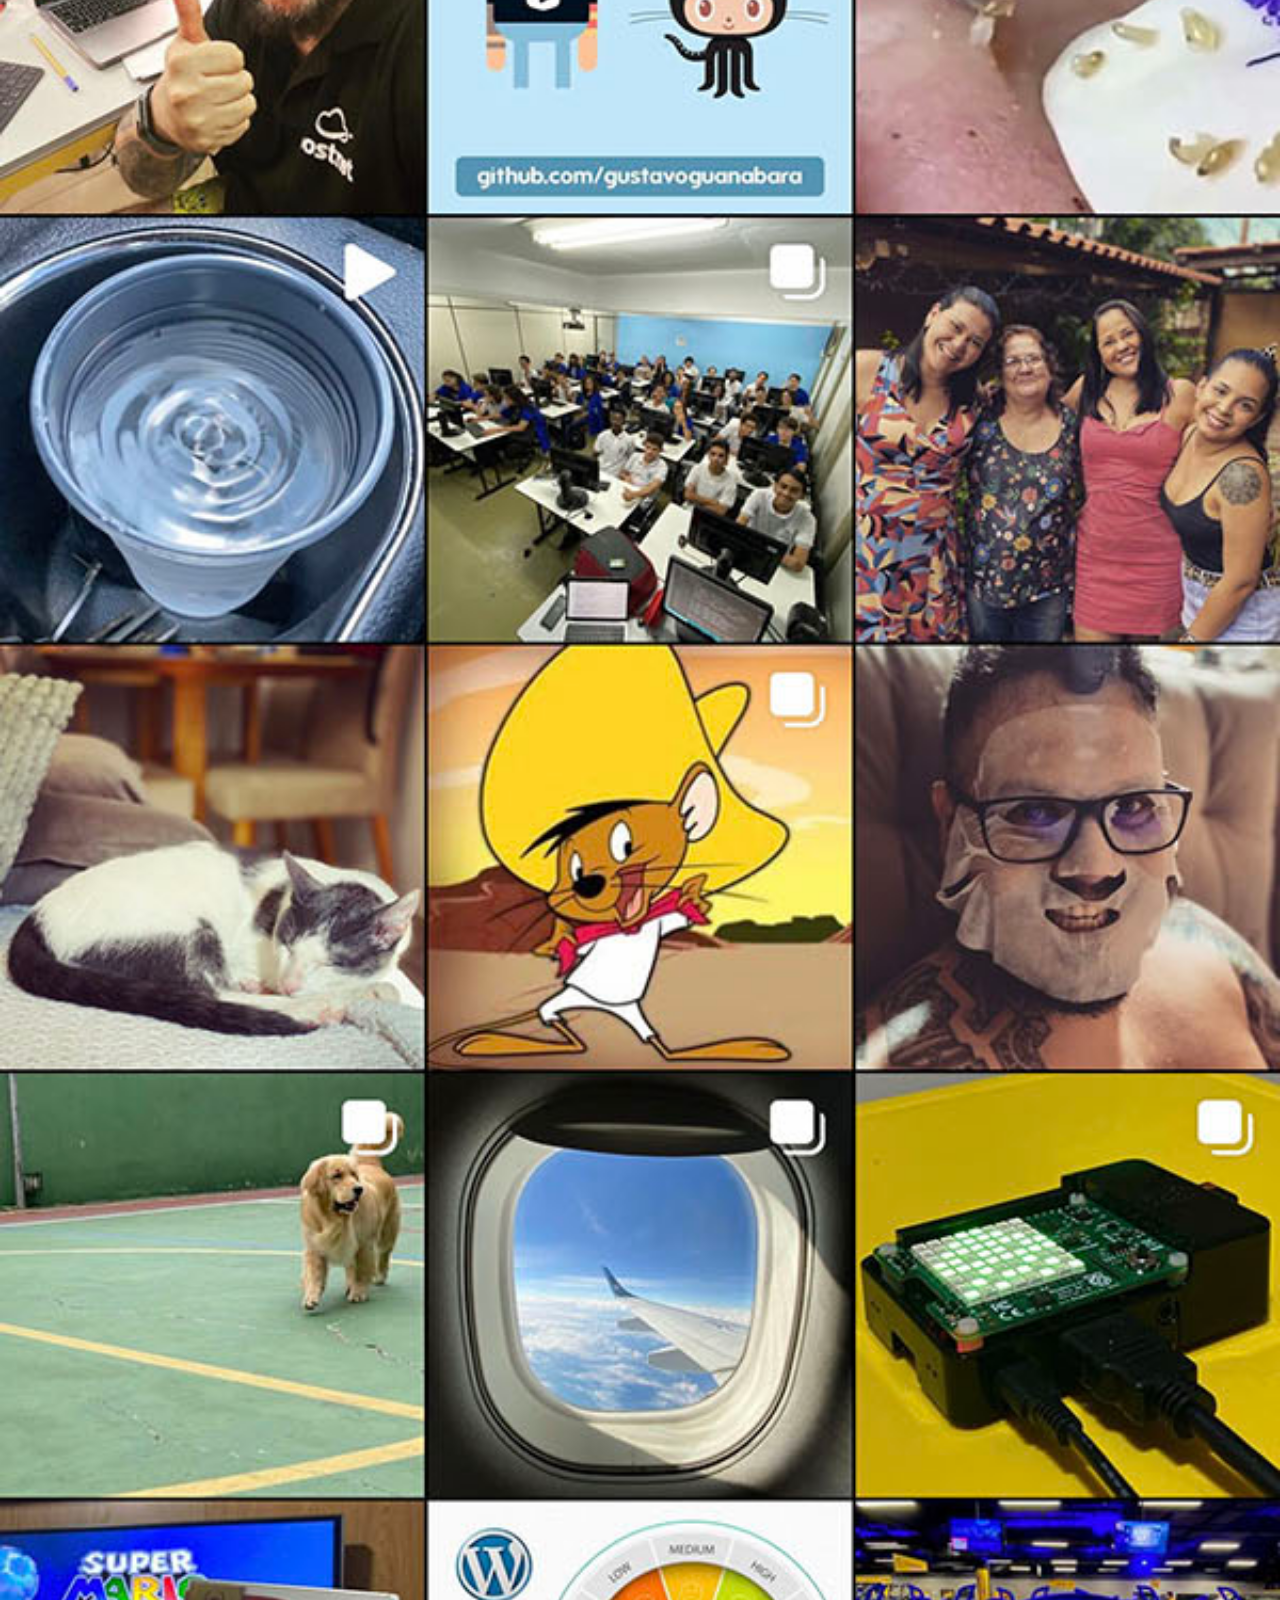
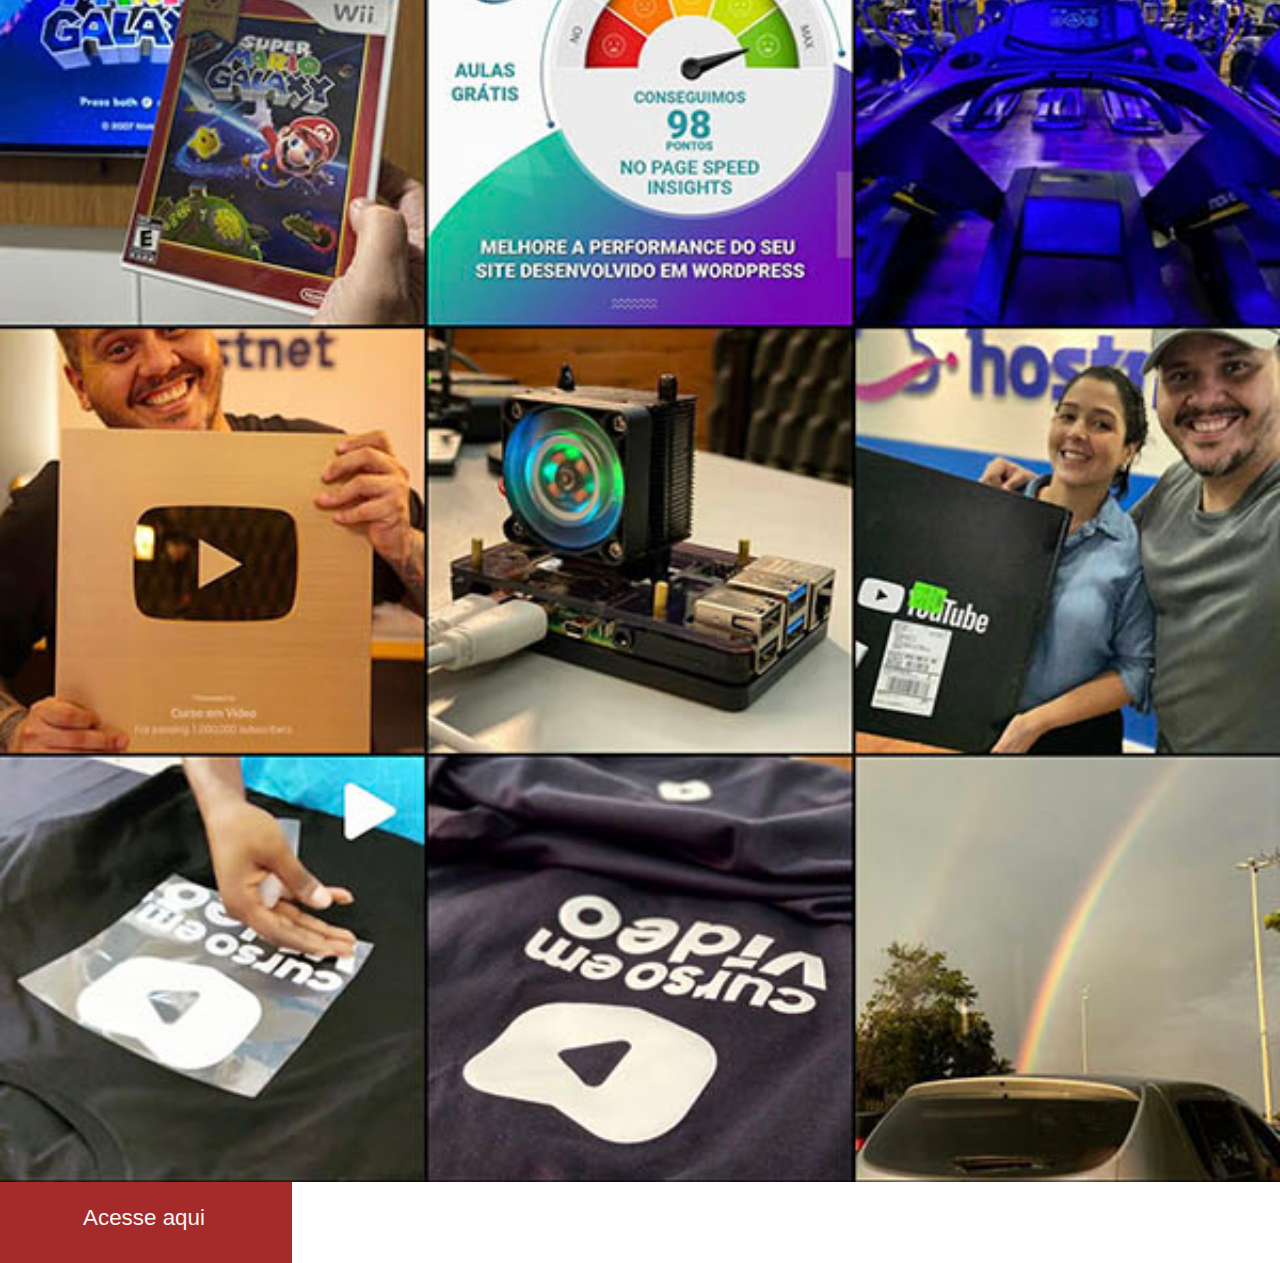
<file: instagram.html>
<!DOCTYPE html>
<html lang="pt-br">
<head>
    <meta charset="UTF-8">
    <meta http-equiv="X-UA-Compatible" content="IE=edge">
    <meta name="viewport" content="width=device-width, initial-scale=1.0">
    <title>git</title>
</head>
<style>
    *{
        margin: 0px;
        padding: 0px;
    }

    ::-webkit-scrollbar{
        width: 0px;
        height: 0px;
    }
       
    img{
    
    overflow-clip-margin: content-box;
    overflow: clip;
    width: 100vw;
   
   }

    a{
    display: block;
    padding: 23px;
    height: 35px;
    width: 250px;
    background-color: brown;
    color: whitesmoke;
    font-family: Arial, Helvetica, sans-serif;
    text-align: center;
    text-decoration: none;
    font-size: 1.4em;
    
   }

   a:hover {
    background-color: red;
   }
   footer{
    margin: -4px;
   }
</style>
<body>
    <img src="imagens/tela-instagram.jpg" alt="github">

    <footer> <p><a href="https://www.instagram.com/gustavoguanabara/" target="_blank">Acesse aqui</a></p></footer>
</body>
</html>
</file>
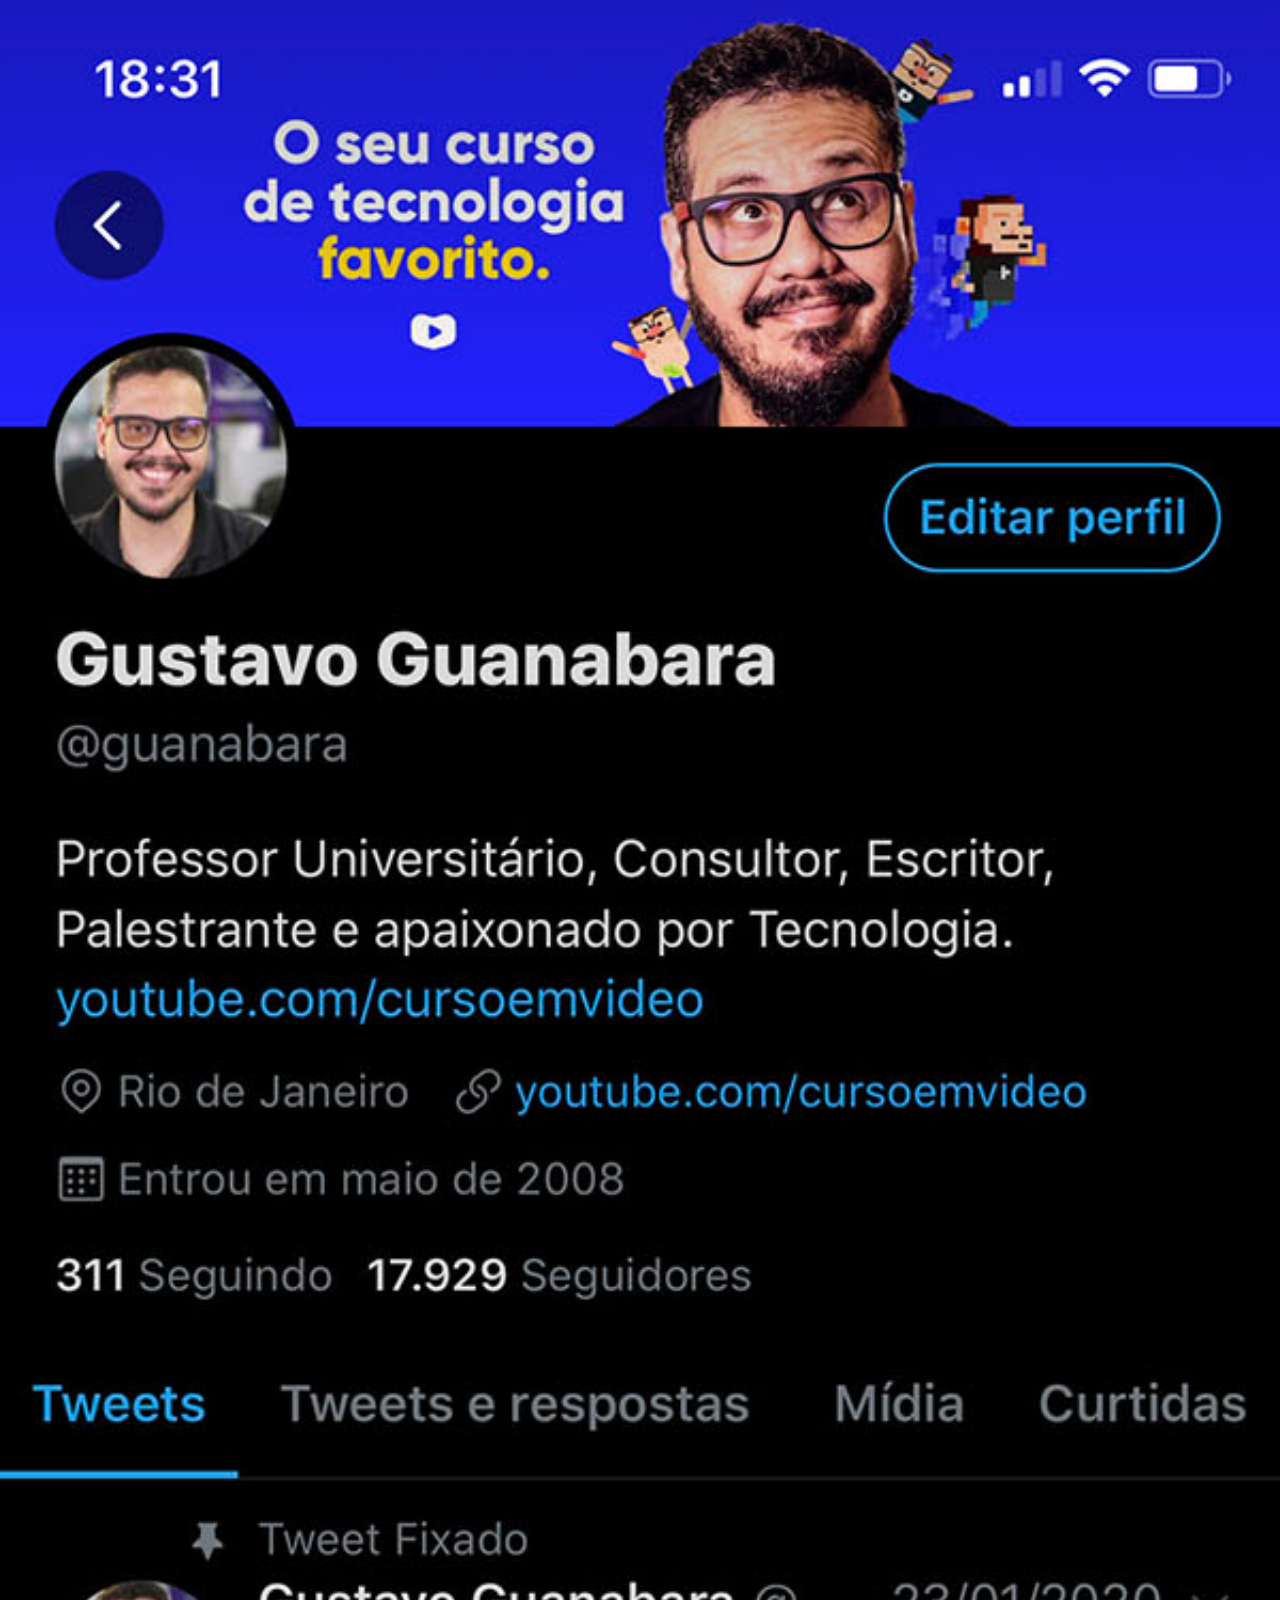
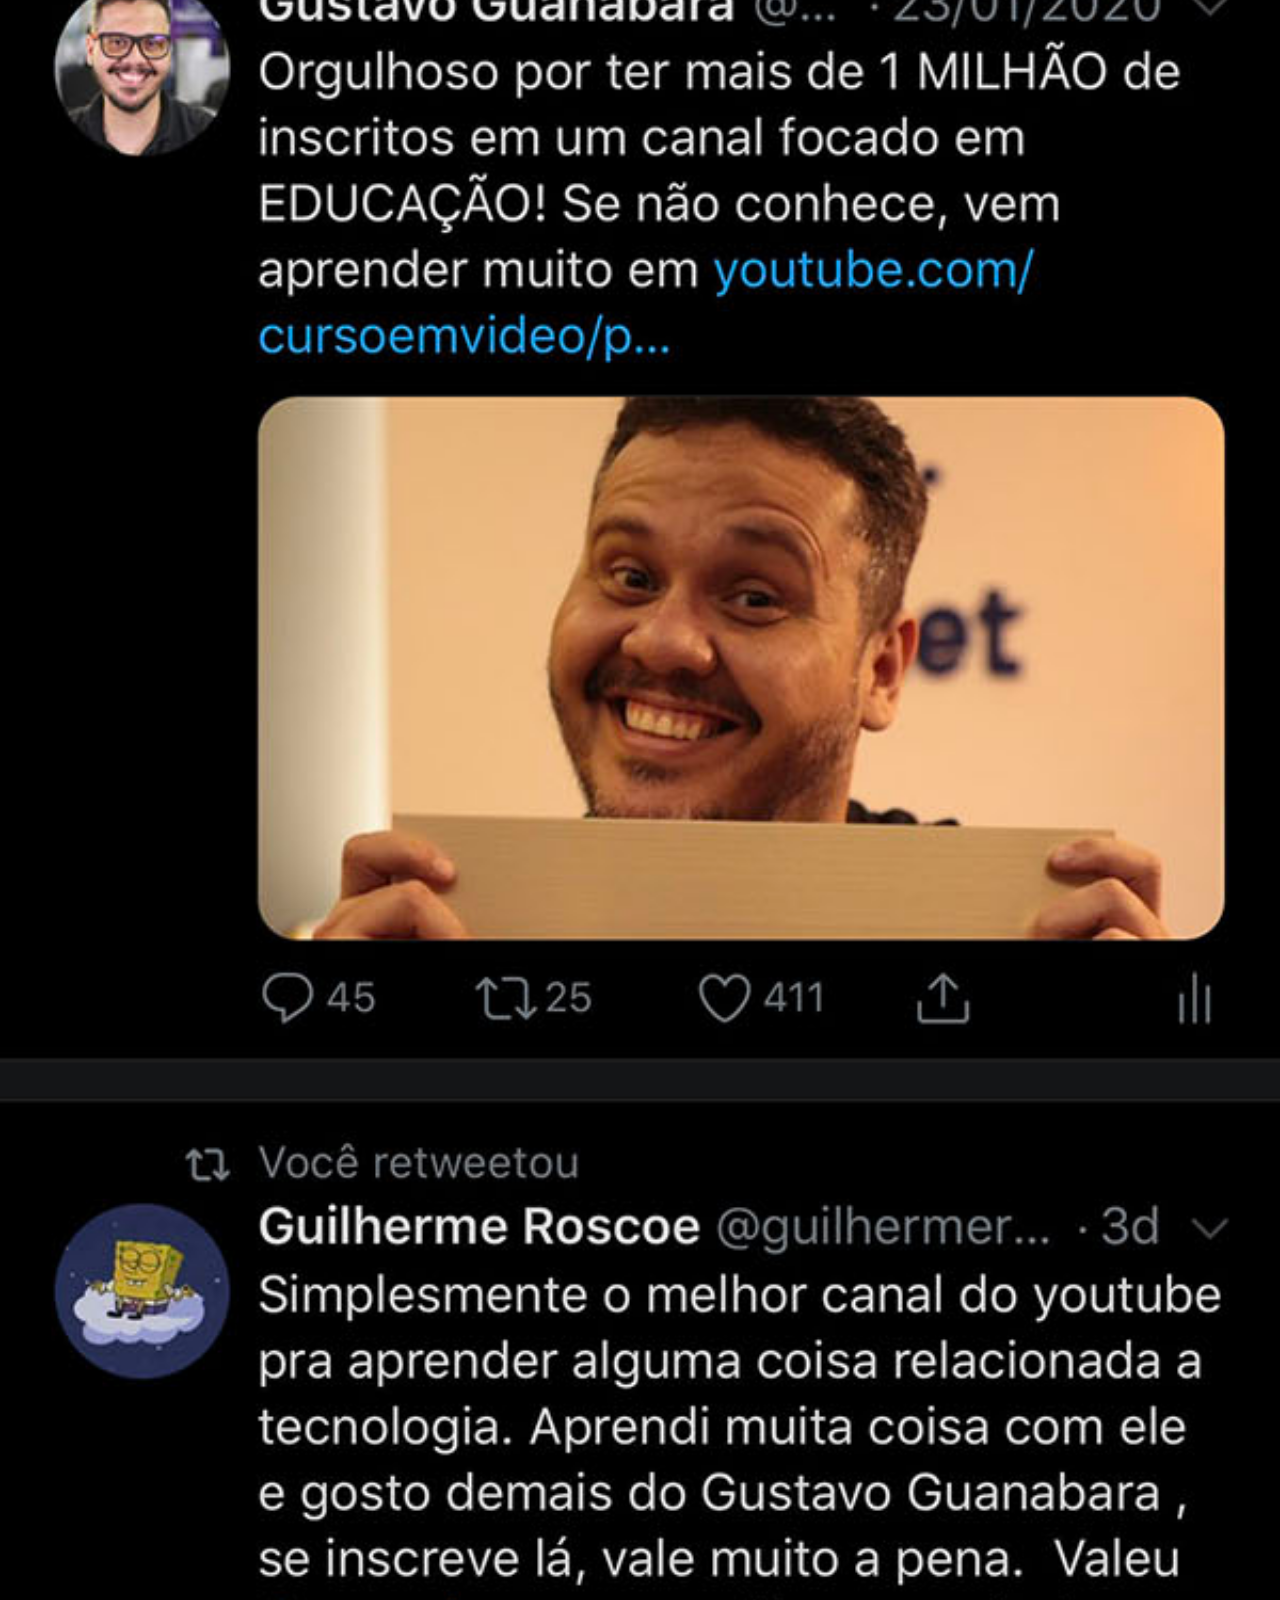
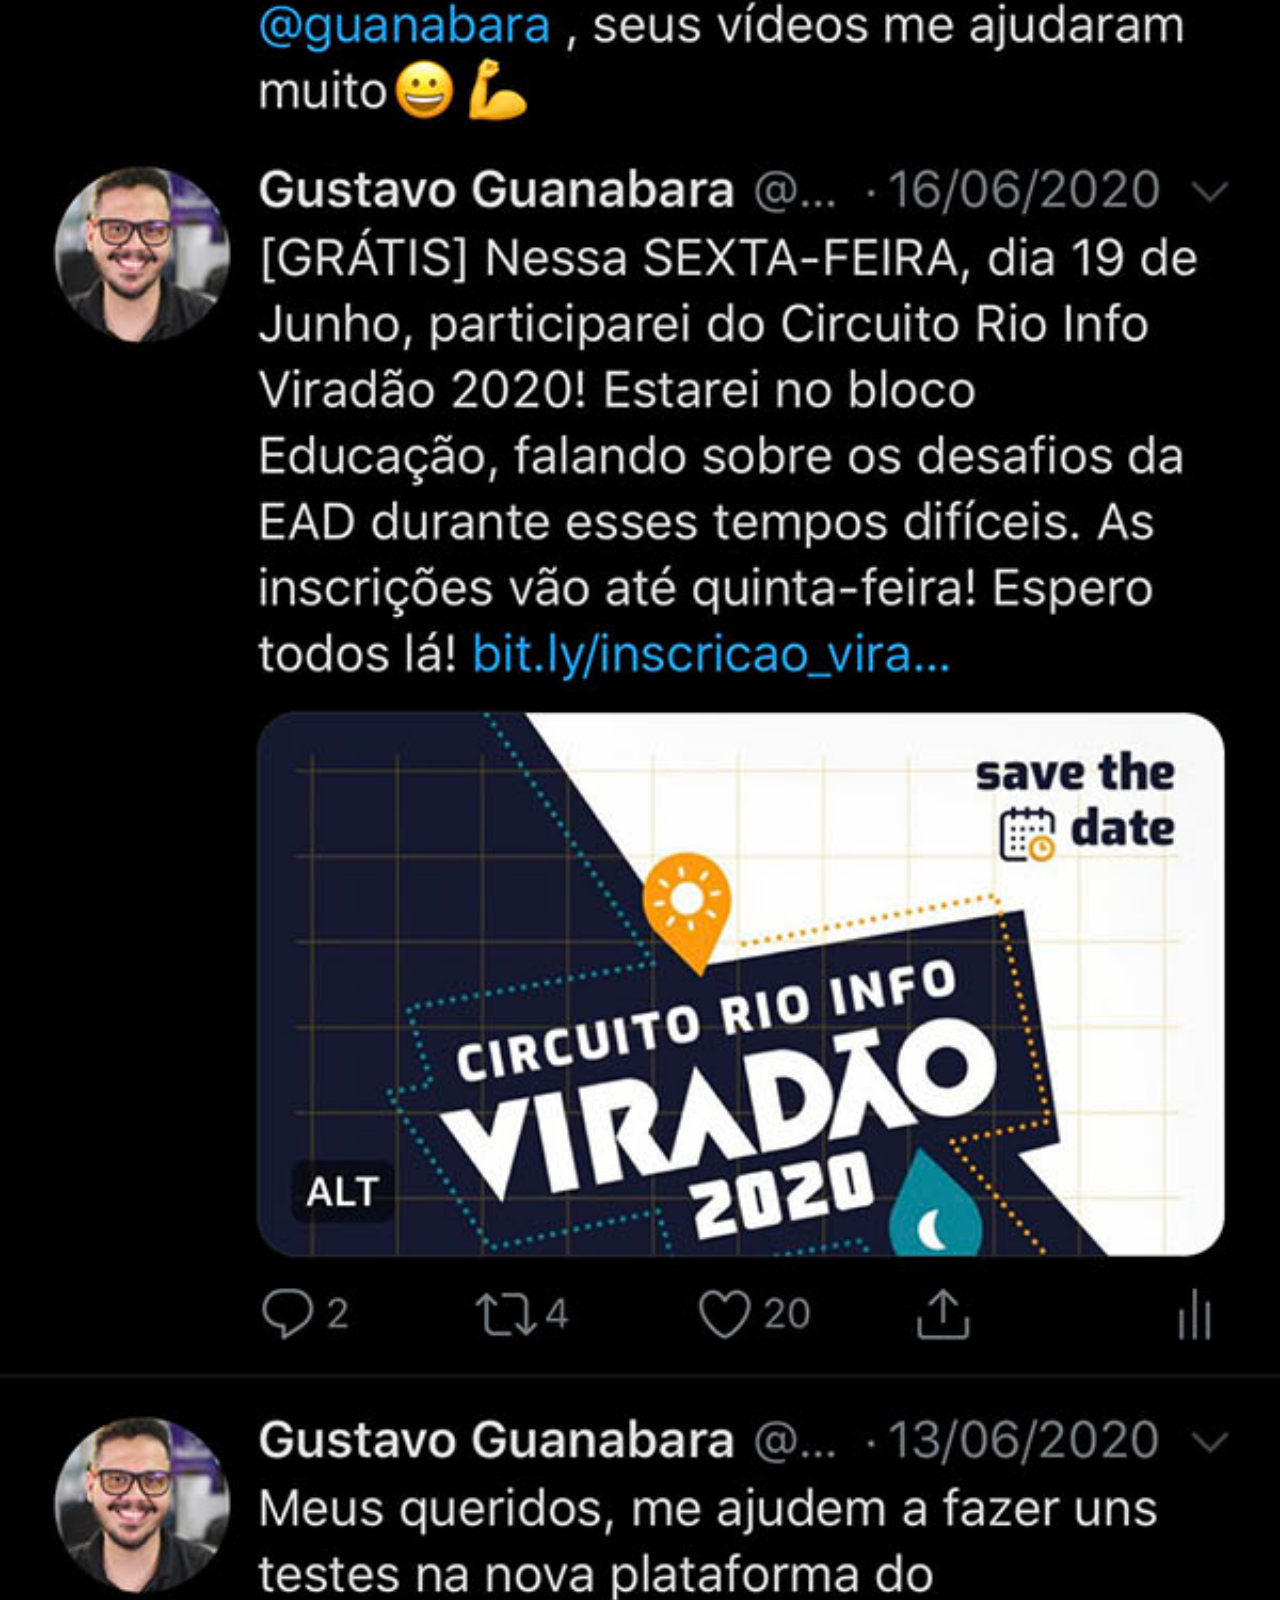
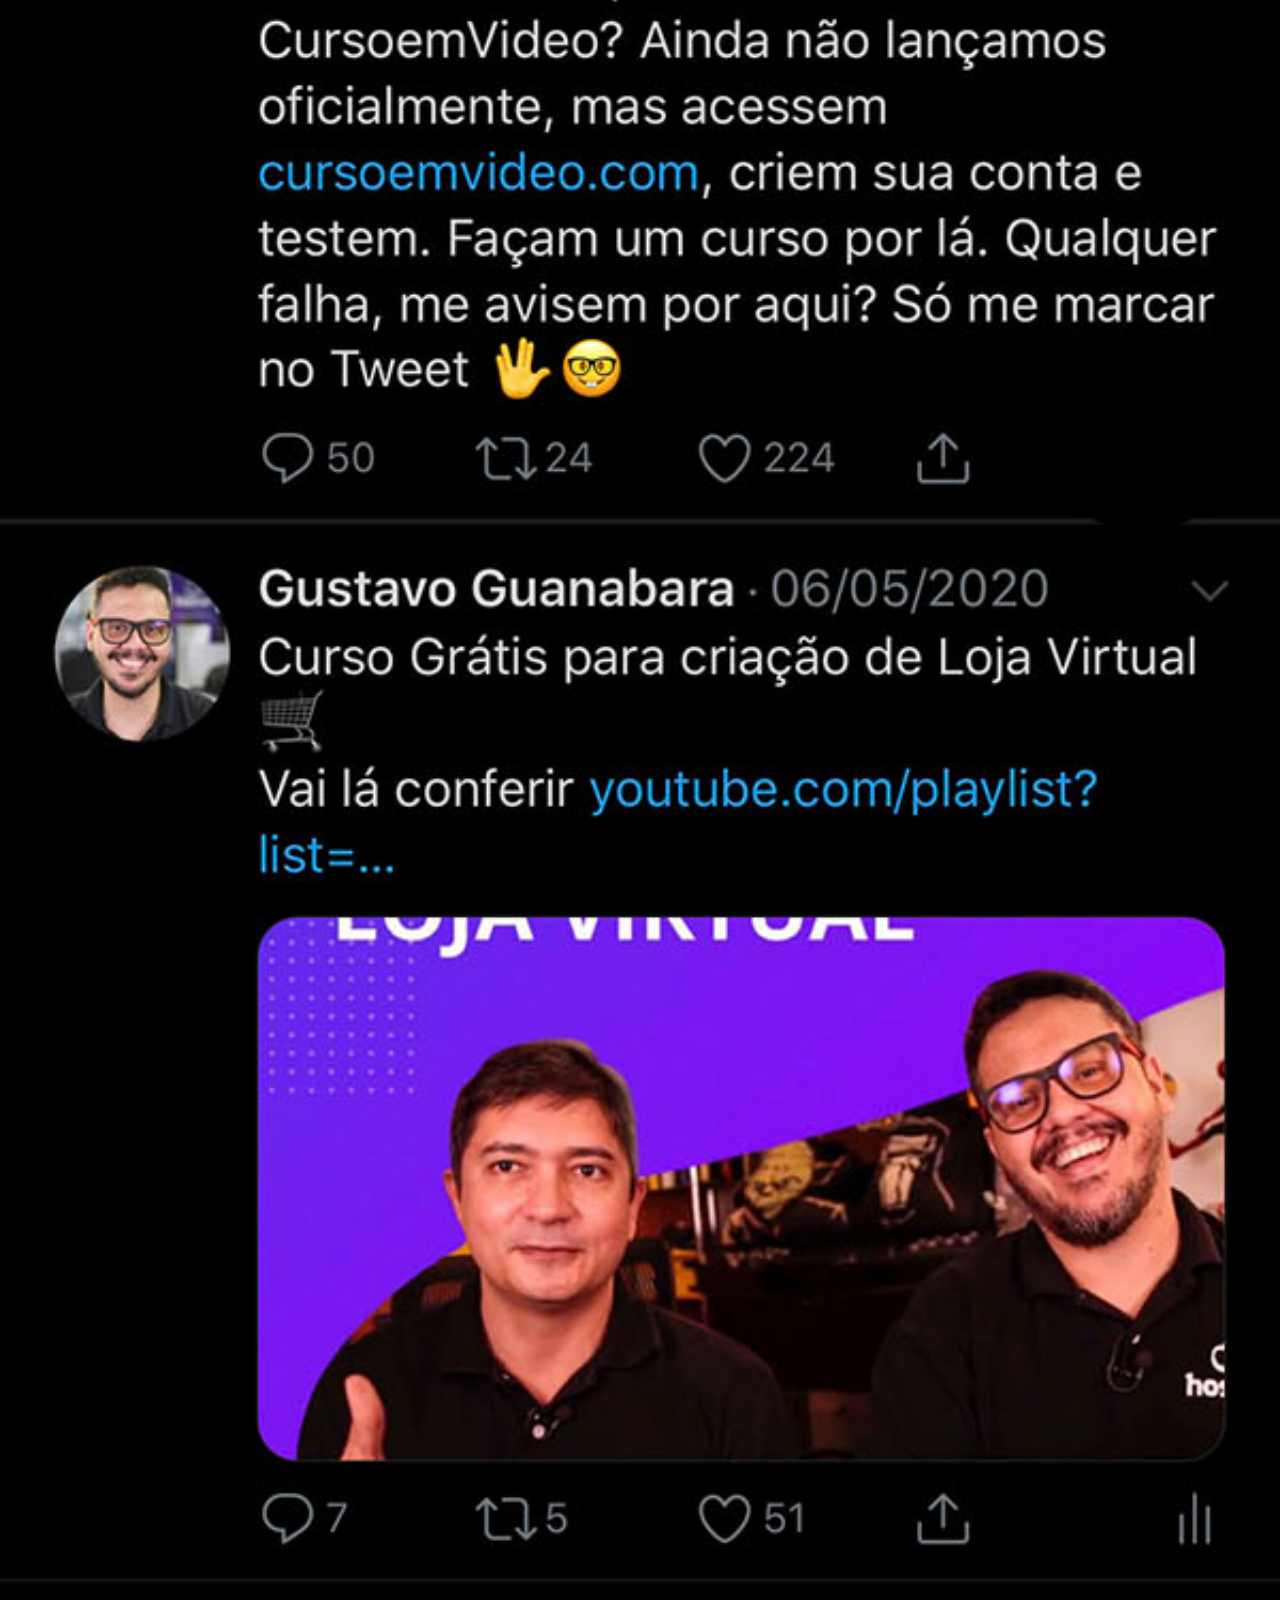
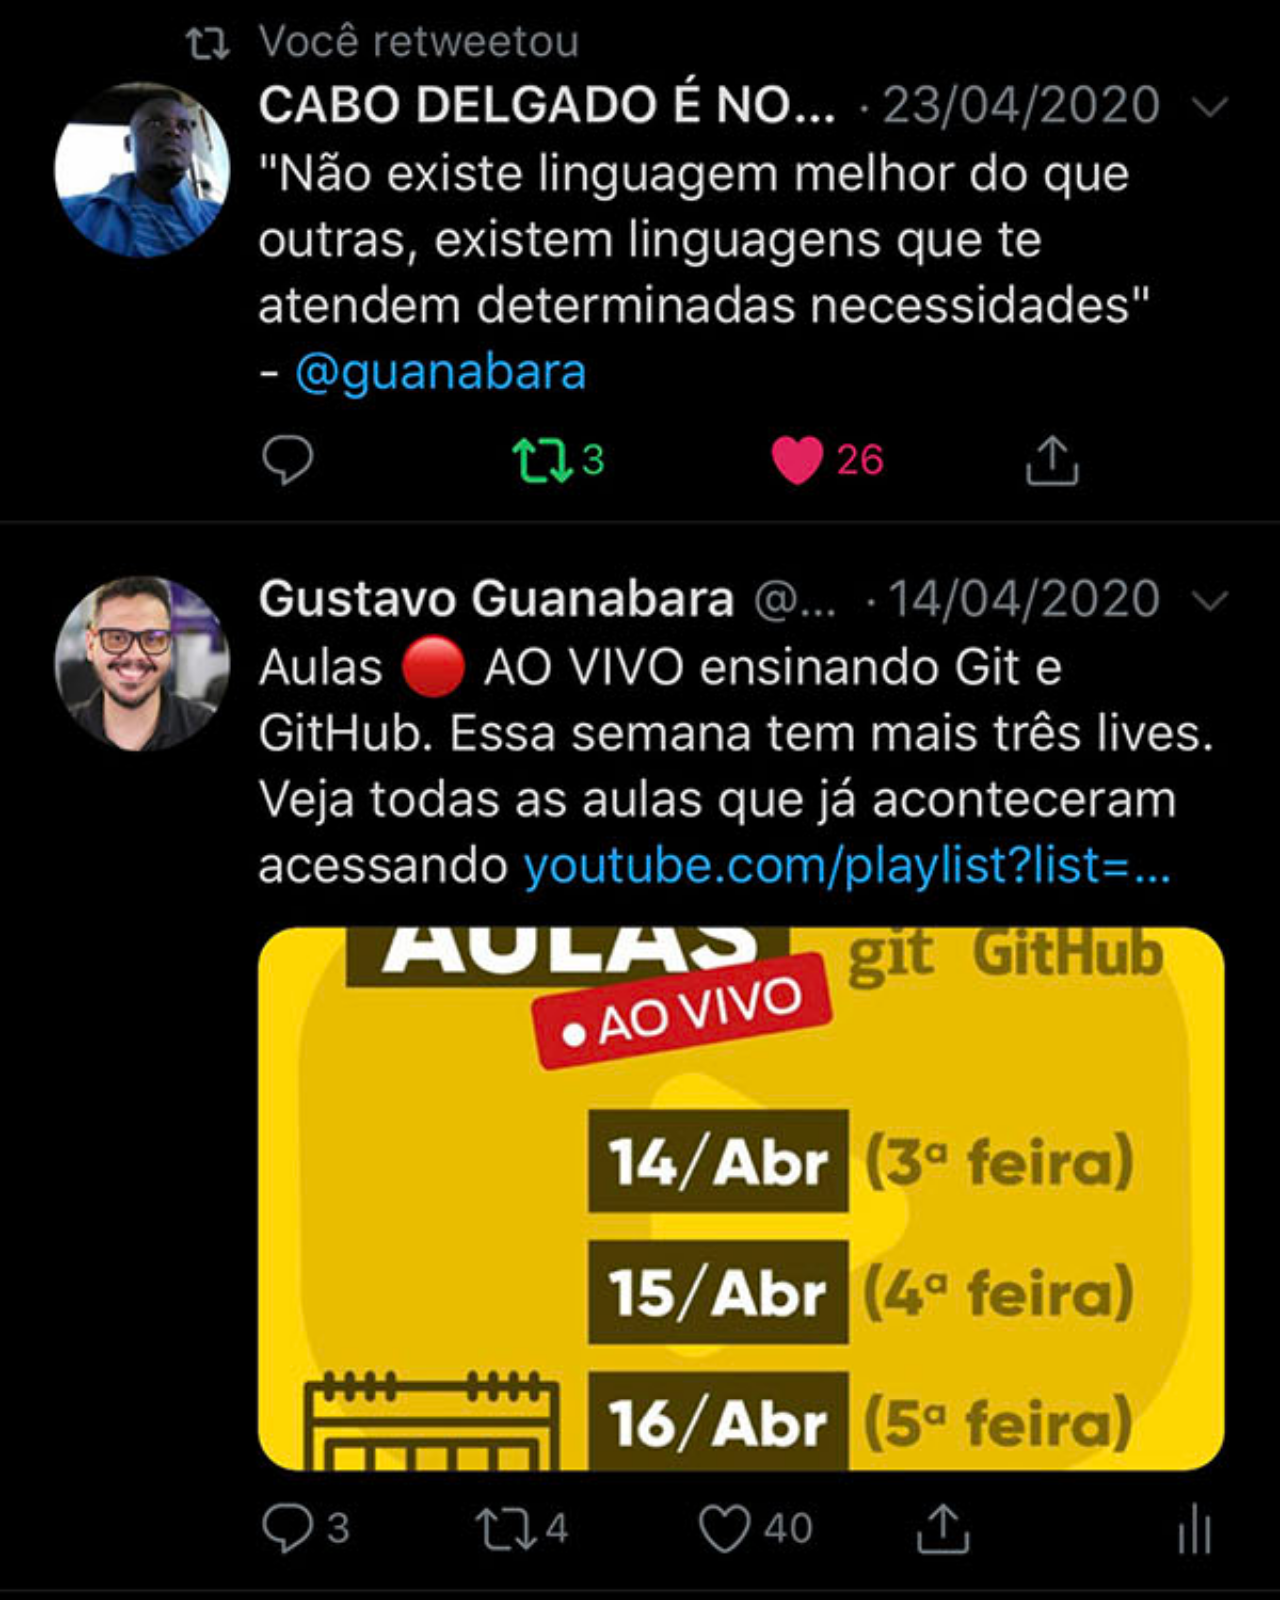
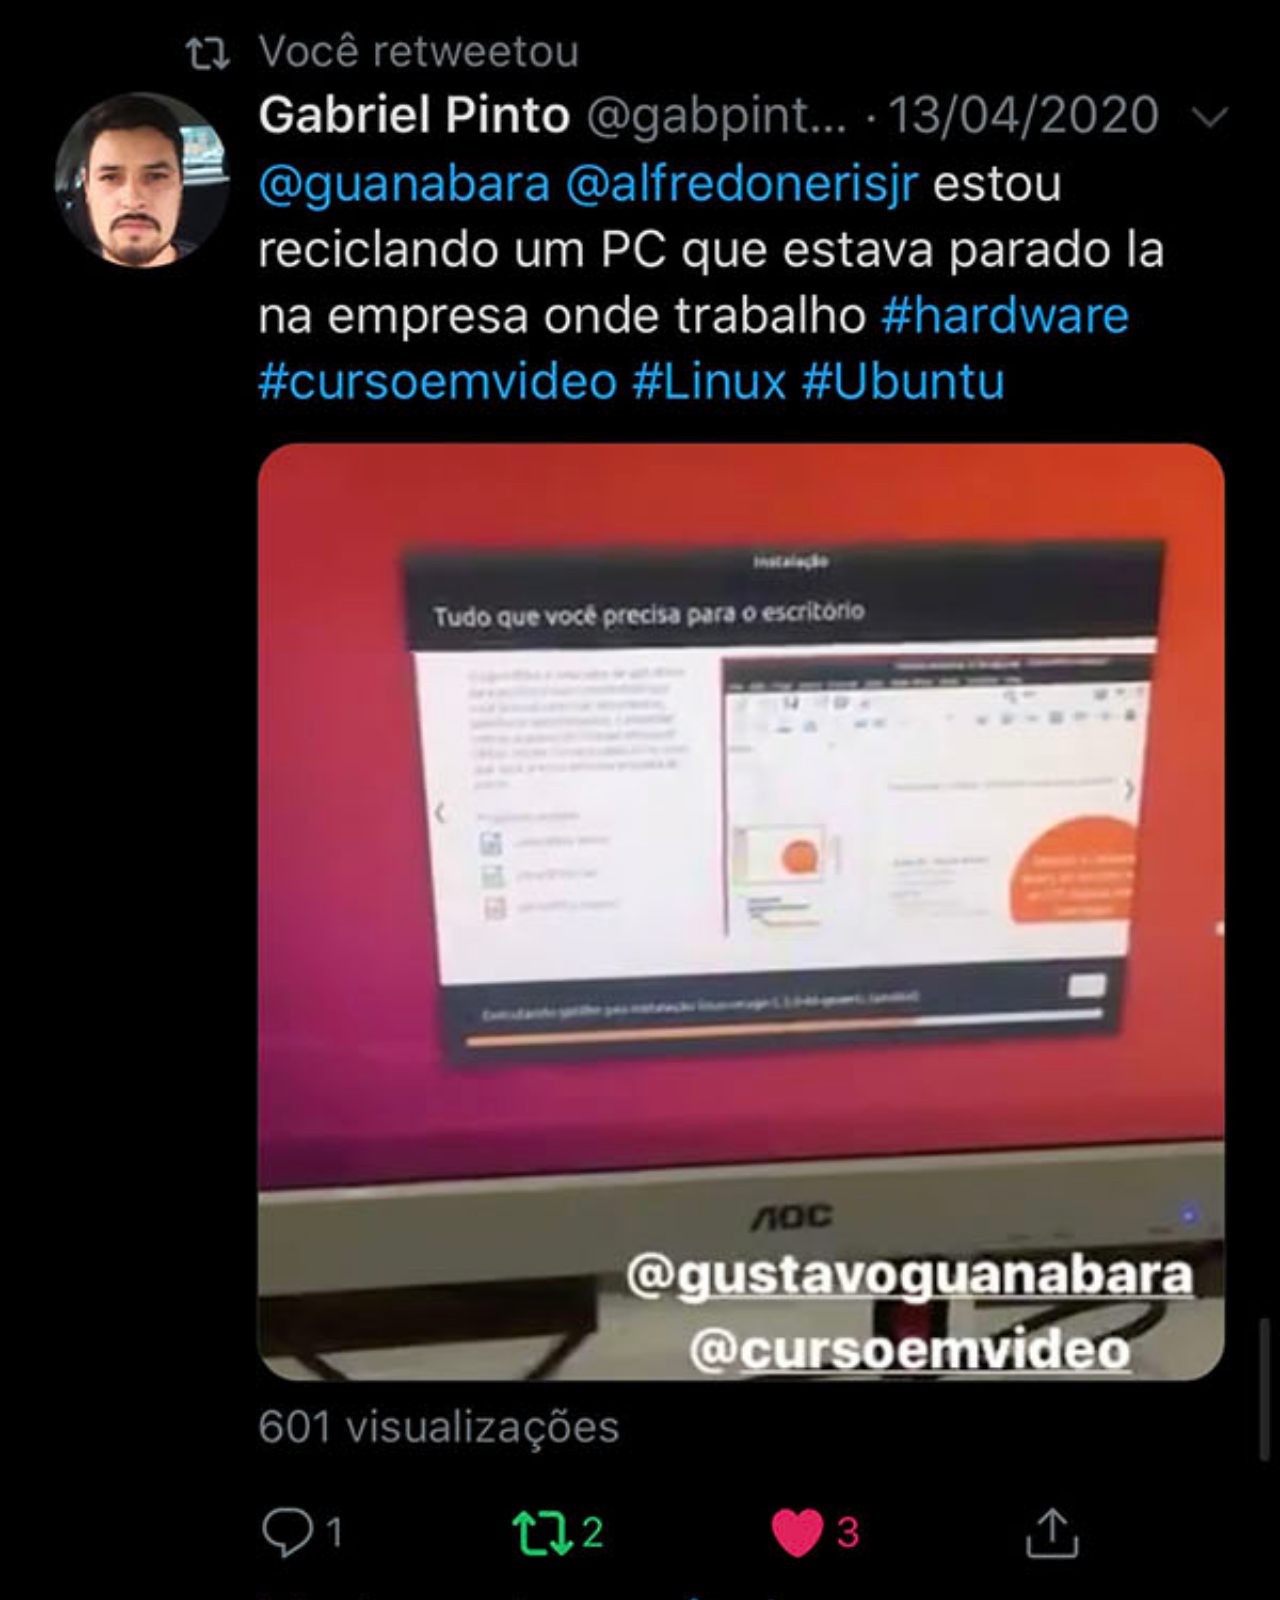
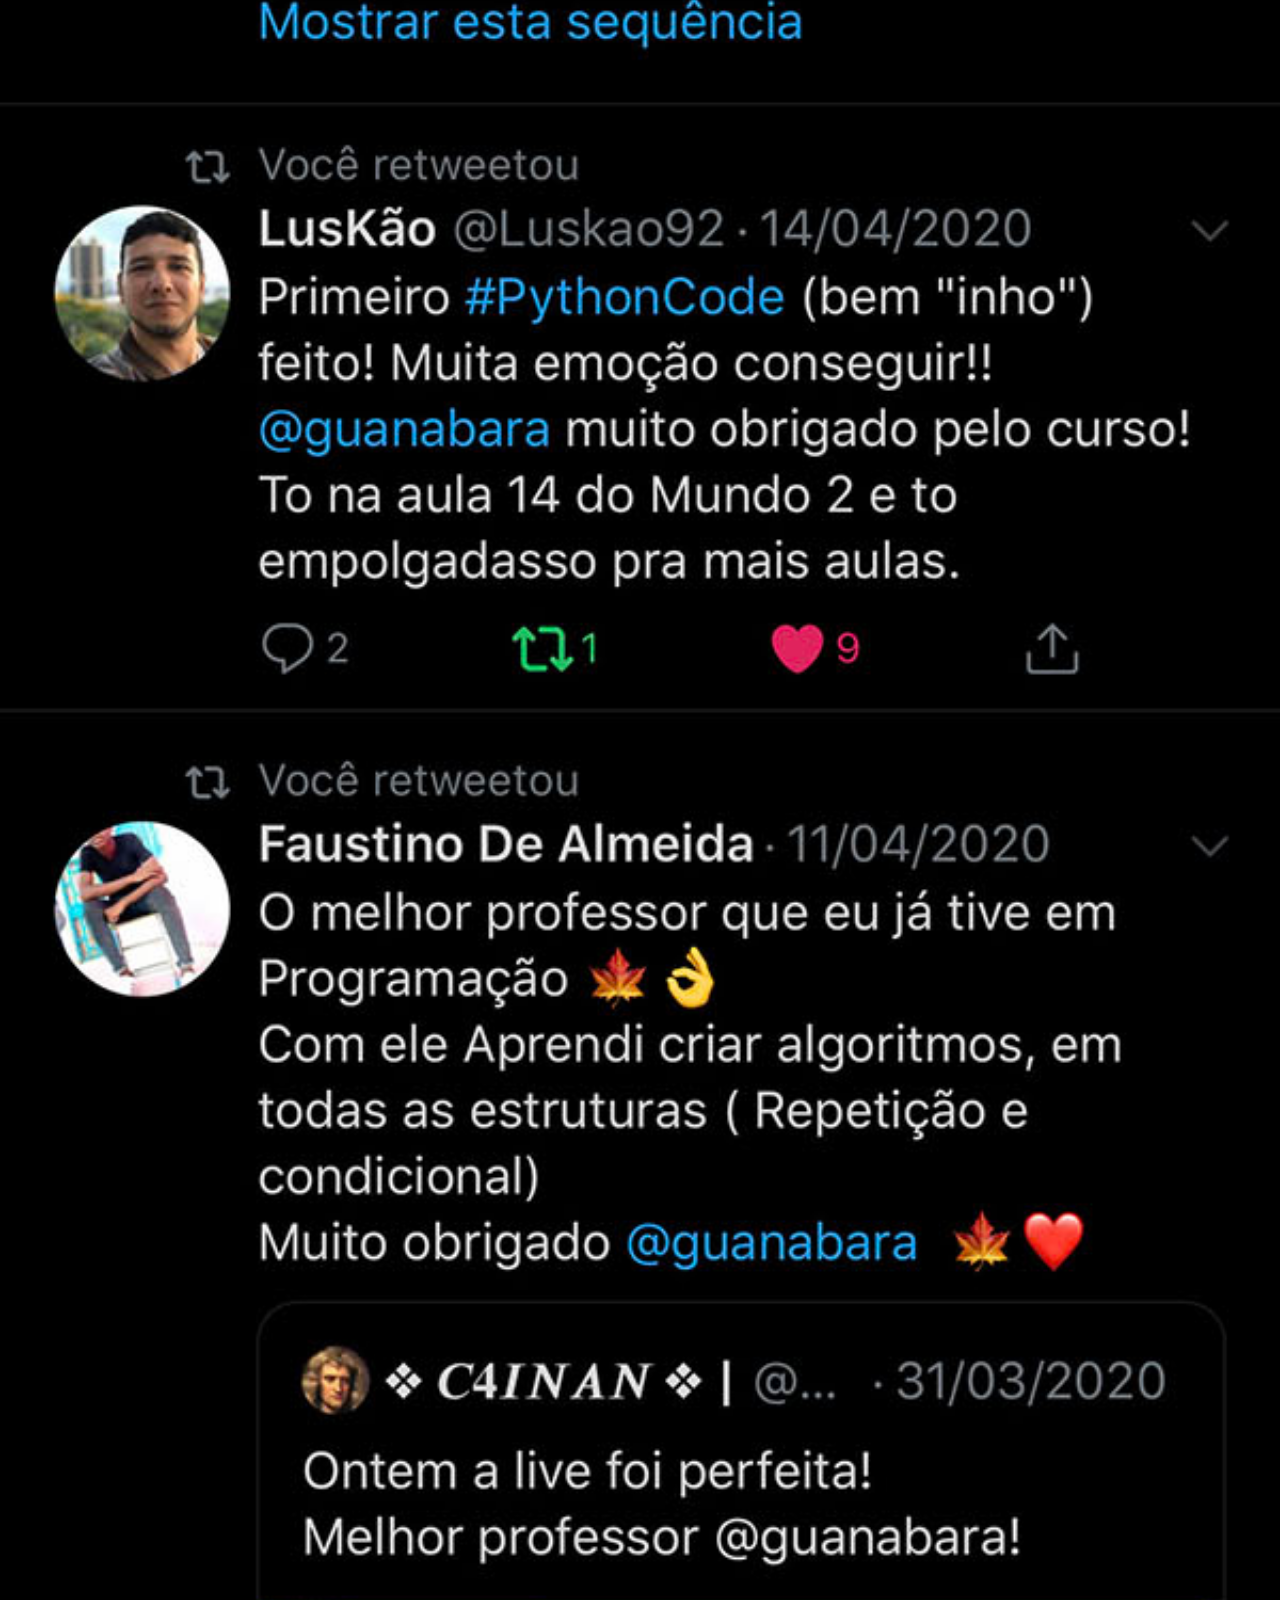
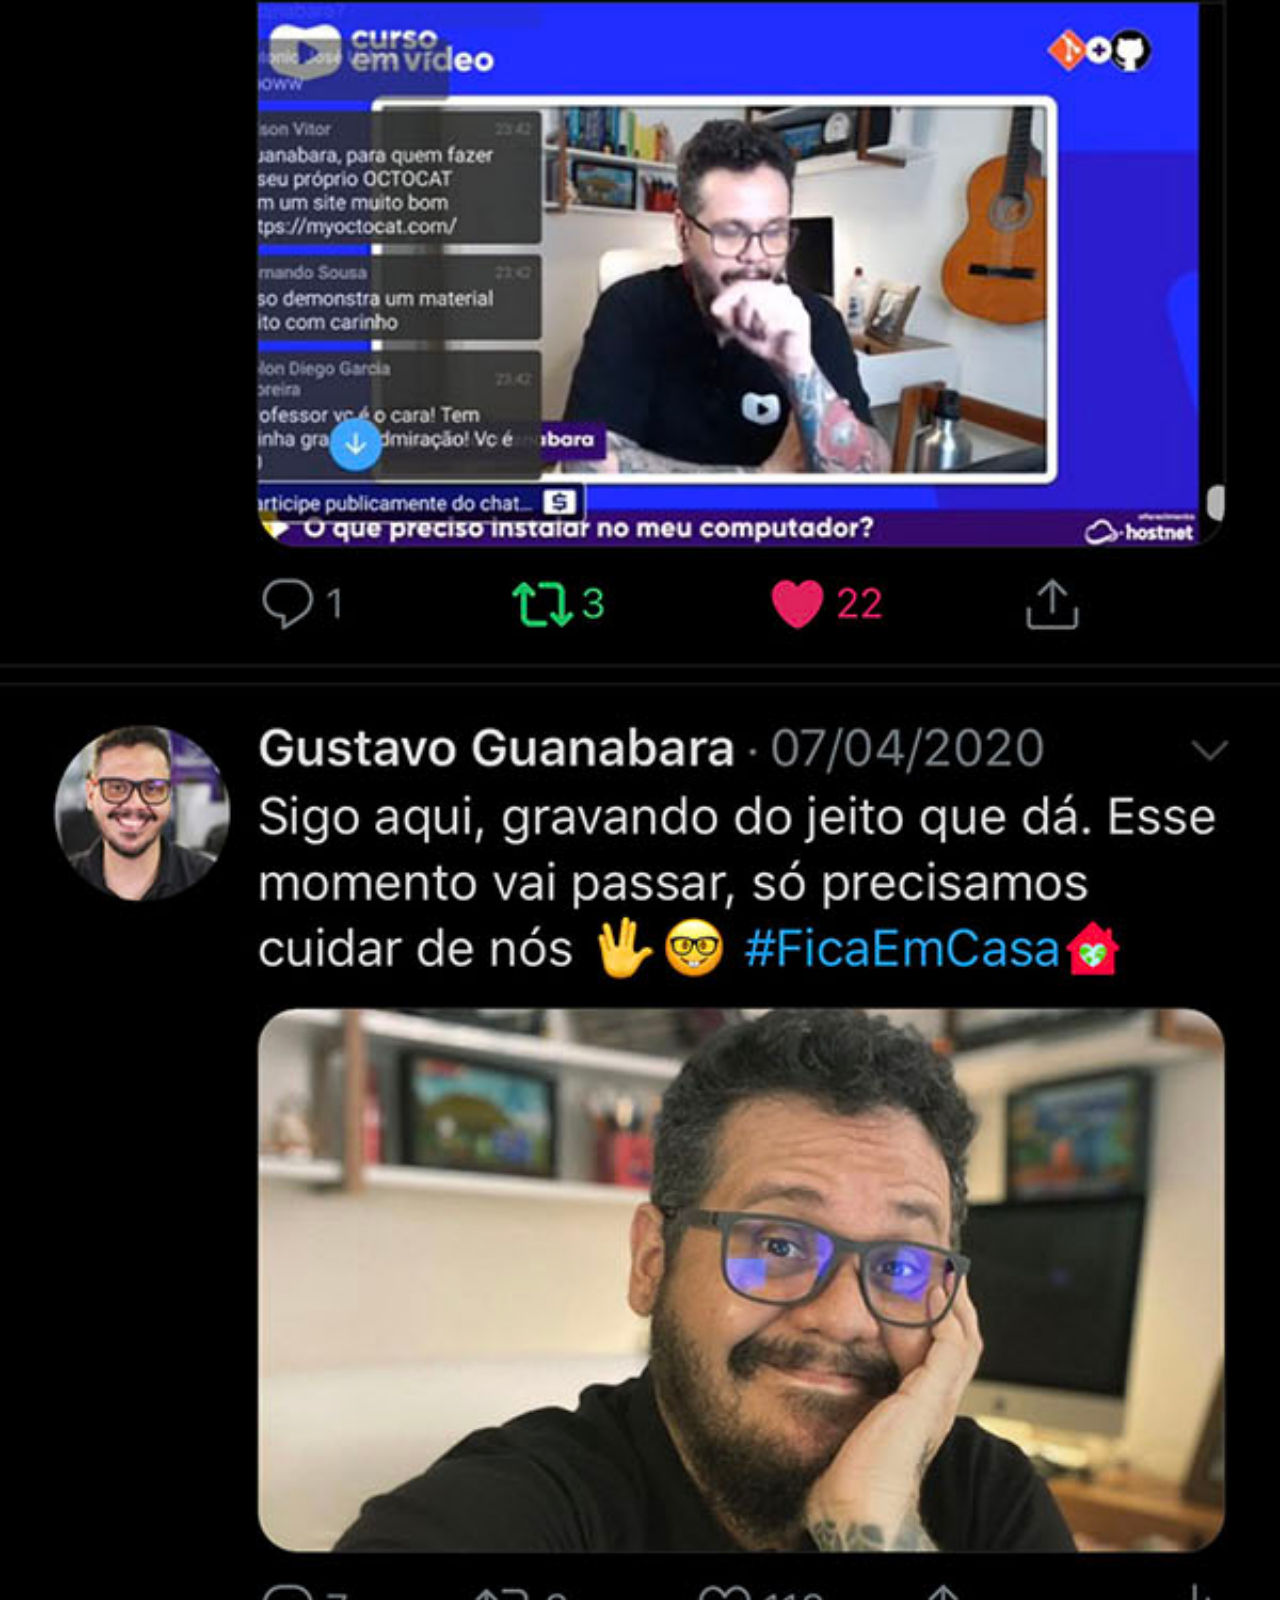
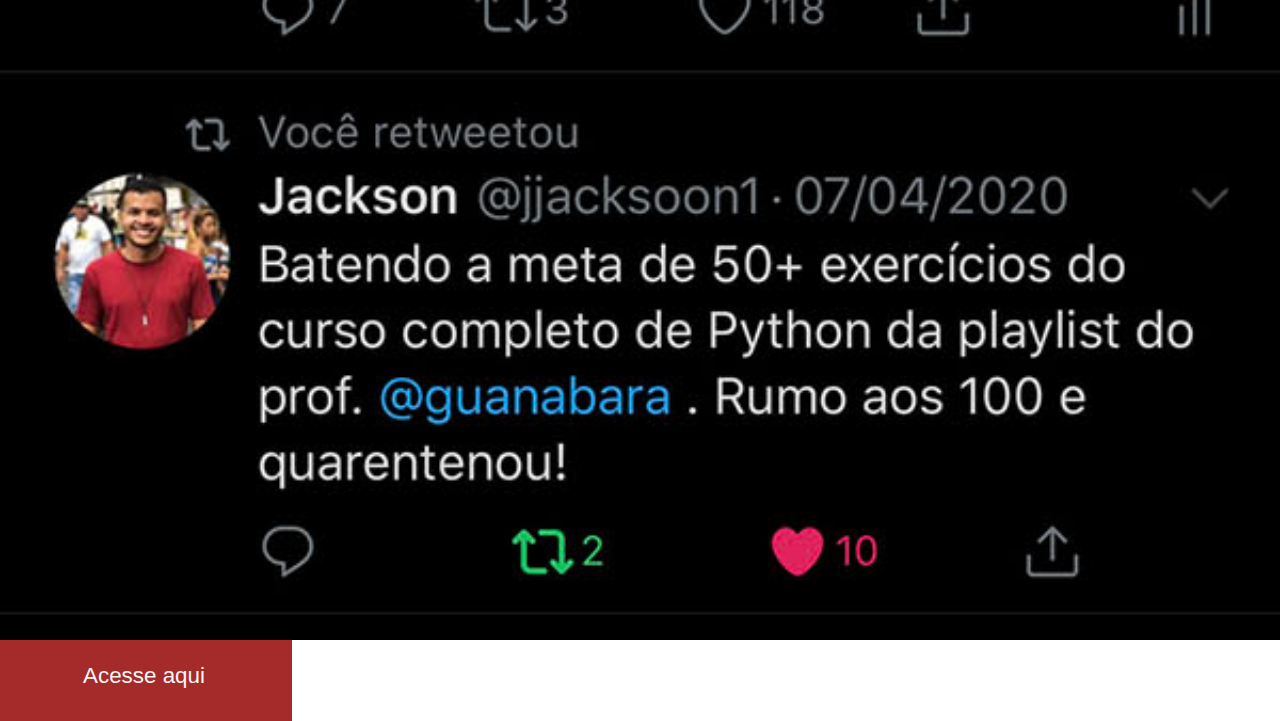
<file: twitter.html>
<!DOCTYPE html>
<html lang="pt-br">
<head>
    <meta charset="UTF-8">
    <meta http-equiv="X-UA-Compatible" content="IE=edge">
    <meta name="viewport" content="width=device-width, initial-scale=1.0">
    <title>git</title>
</head>
<style>
    *{
        margin: 0px;
        padding: 0px;
    }

    ::-webkit-scrollbar{
        width: 0px;
        height: 0px;
    }
       
    img{
    
    overflow-clip-margin: content-box;
    overflow: clip;
    width: 100vw;
   
   }


    a{
    display: block;
    padding: 23px;
    height: 35px;
    width: 250px;
    background-color: brown;
    color: whitesmoke;
    font-family: Arial, Helvetica, sans-serif;
    text-align: center;
    text-decoration: none;
    font-size: 1.4em;
    
   }
   footer{
    margin: -4px;
   }

   a:hover {
    background-color: red;}
   
  


</style>
<body>
    <img src="imagens/tela-twitter.jpg" alt="github">

    <footer> <p><a href="https://twitter.com/guanabara/" target="_blank">Acesse aqui</a></p></footer>
</body>
</html>
</file>
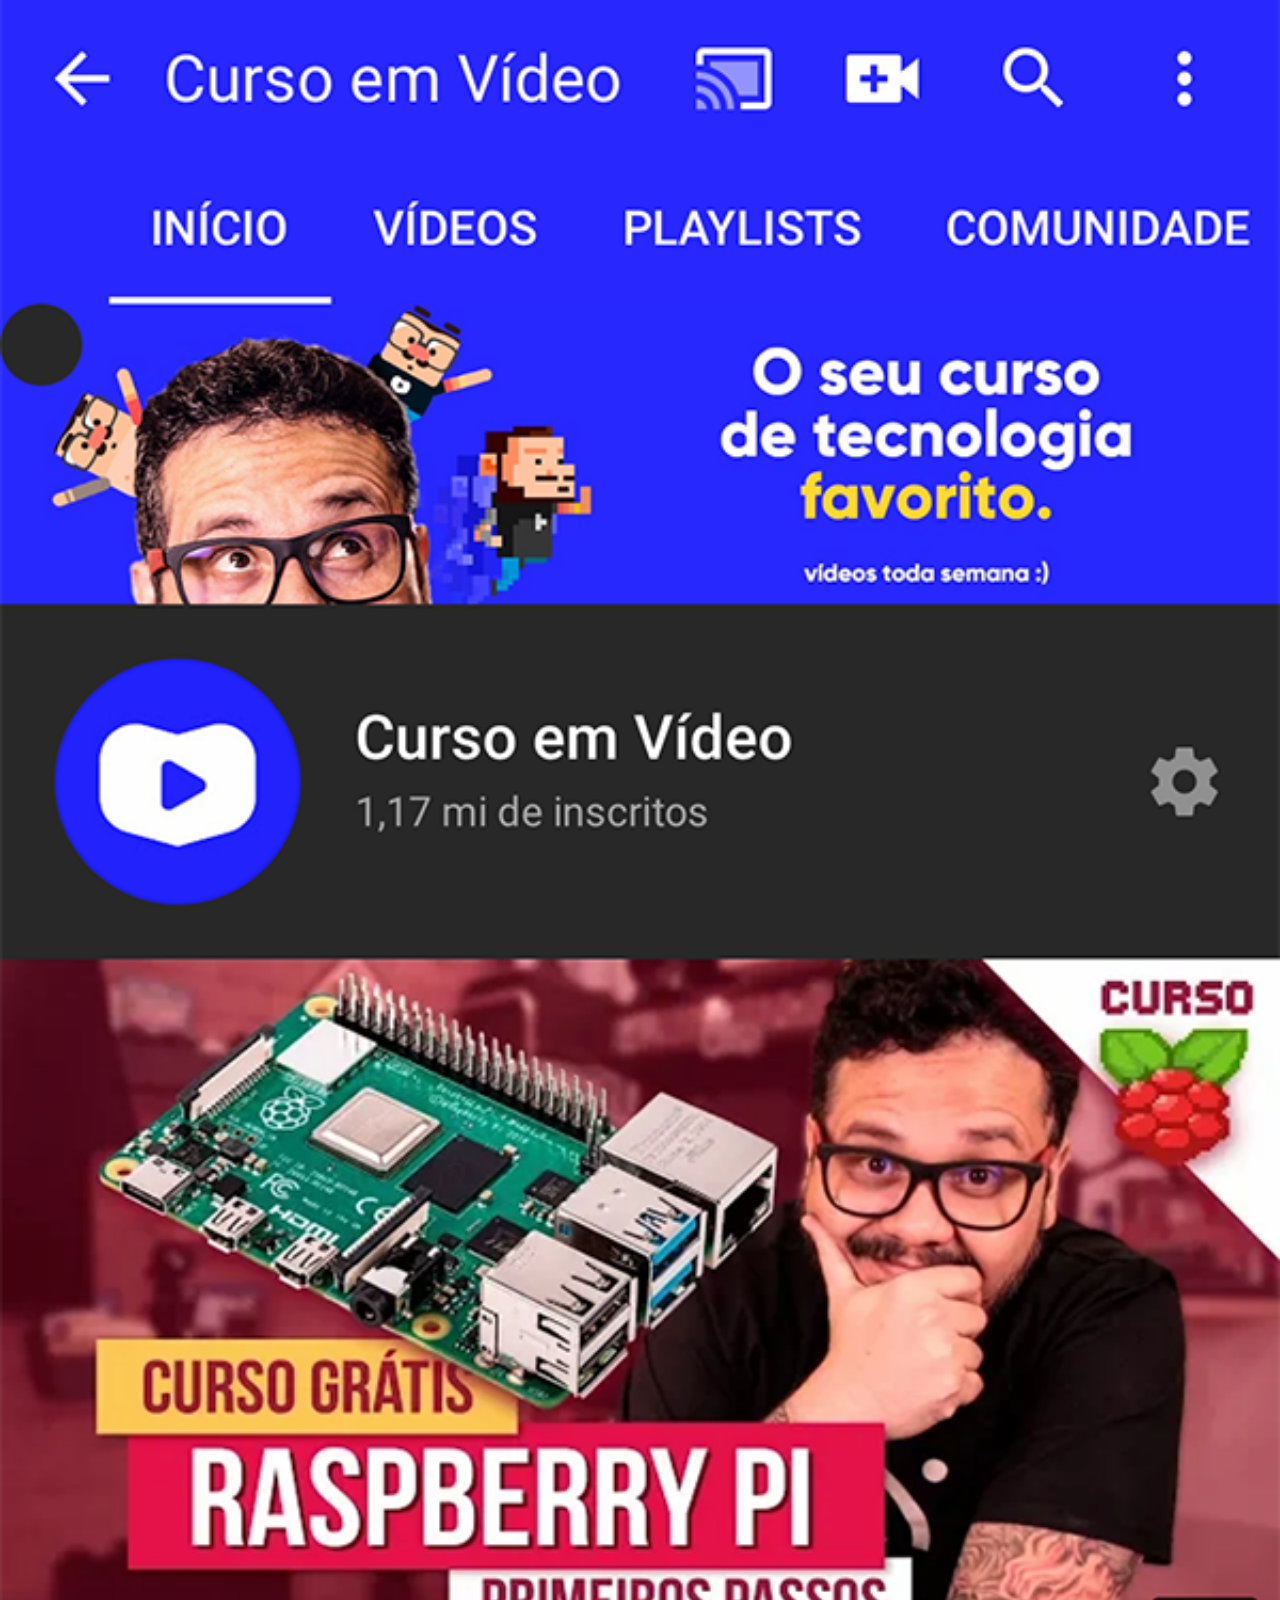
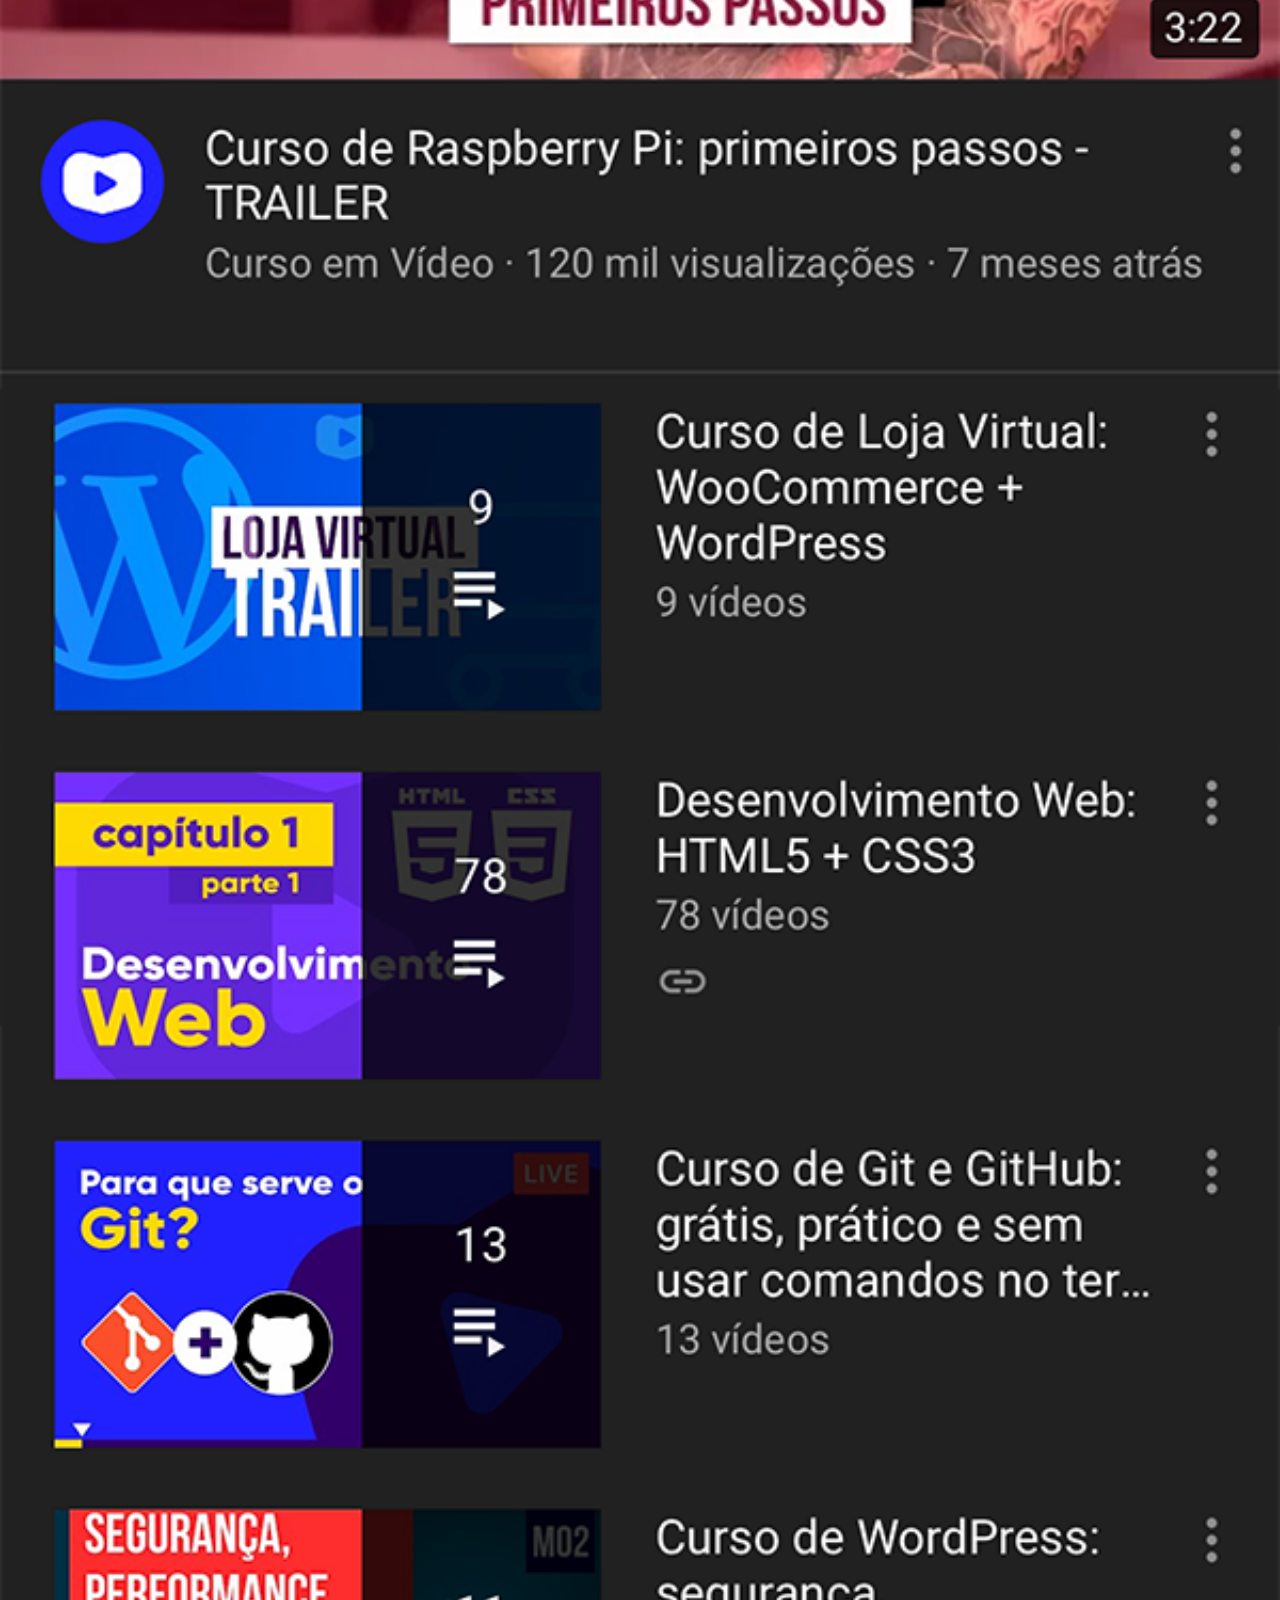
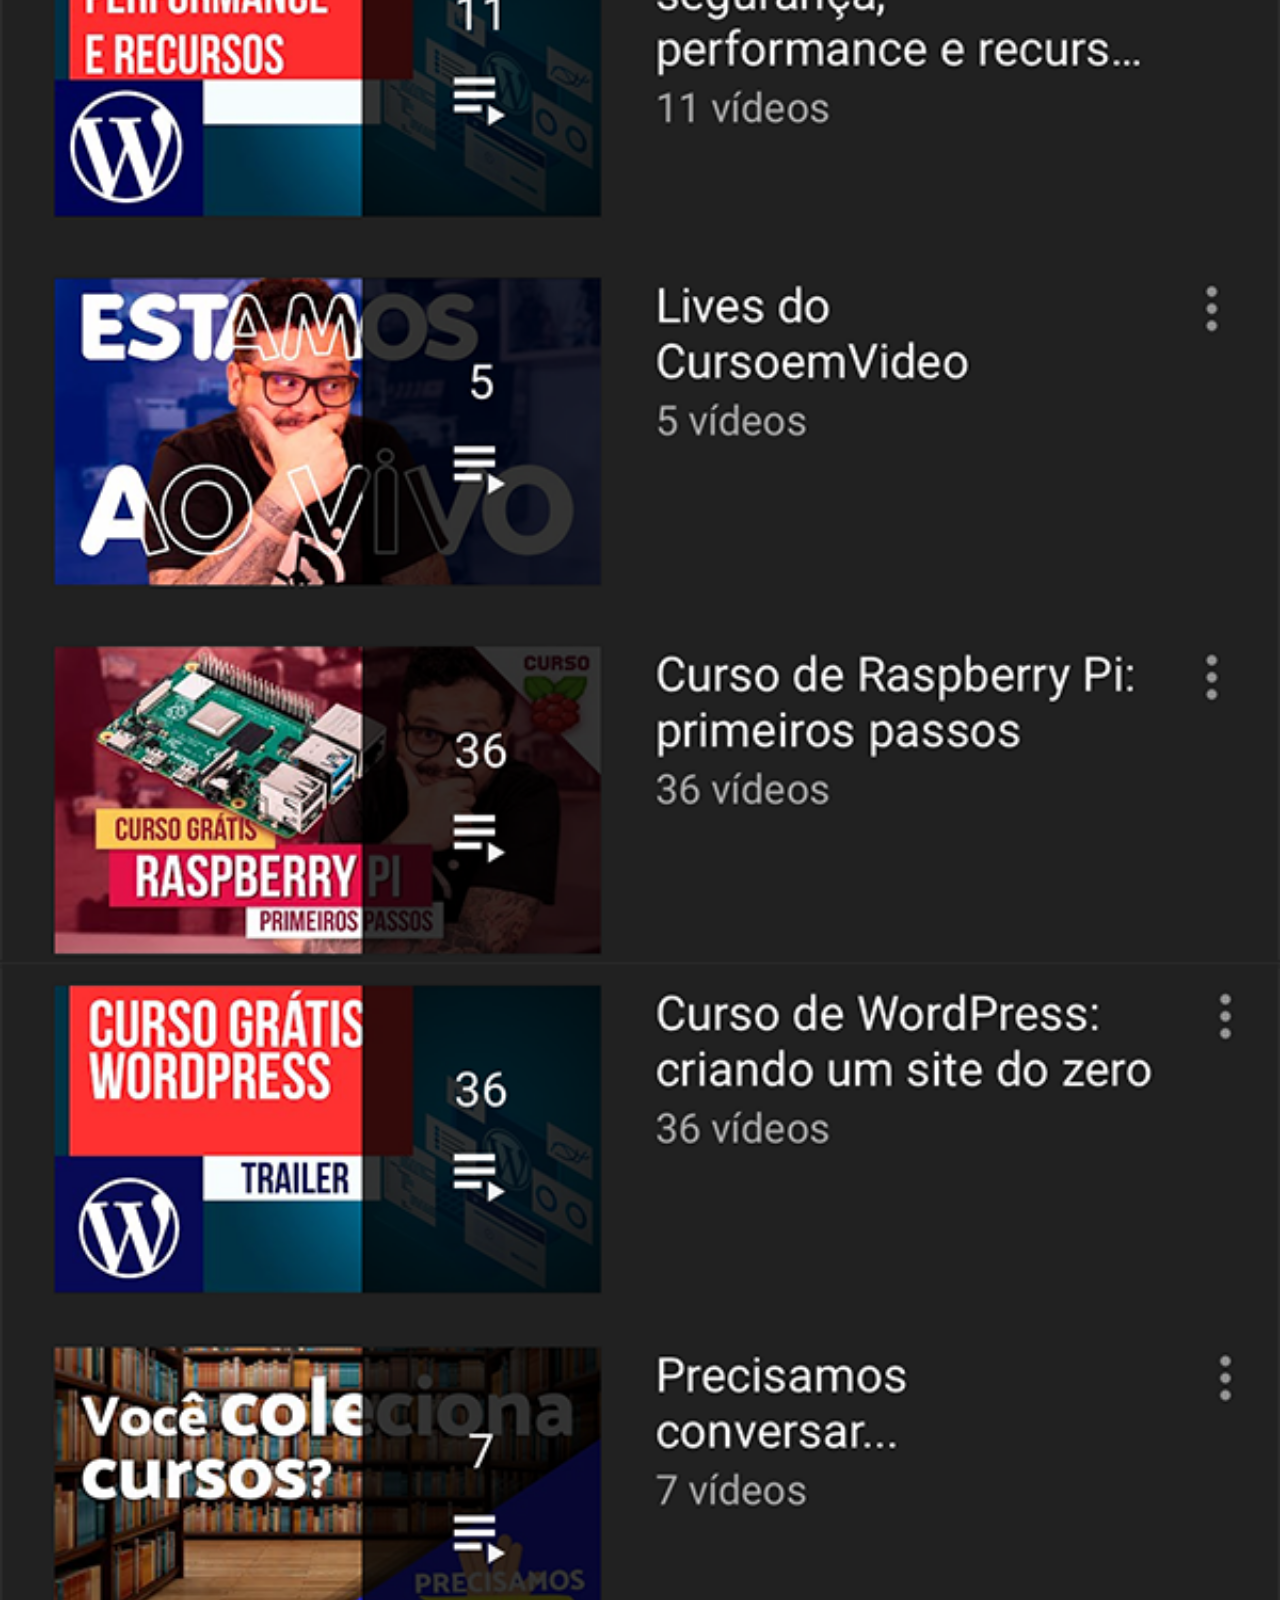
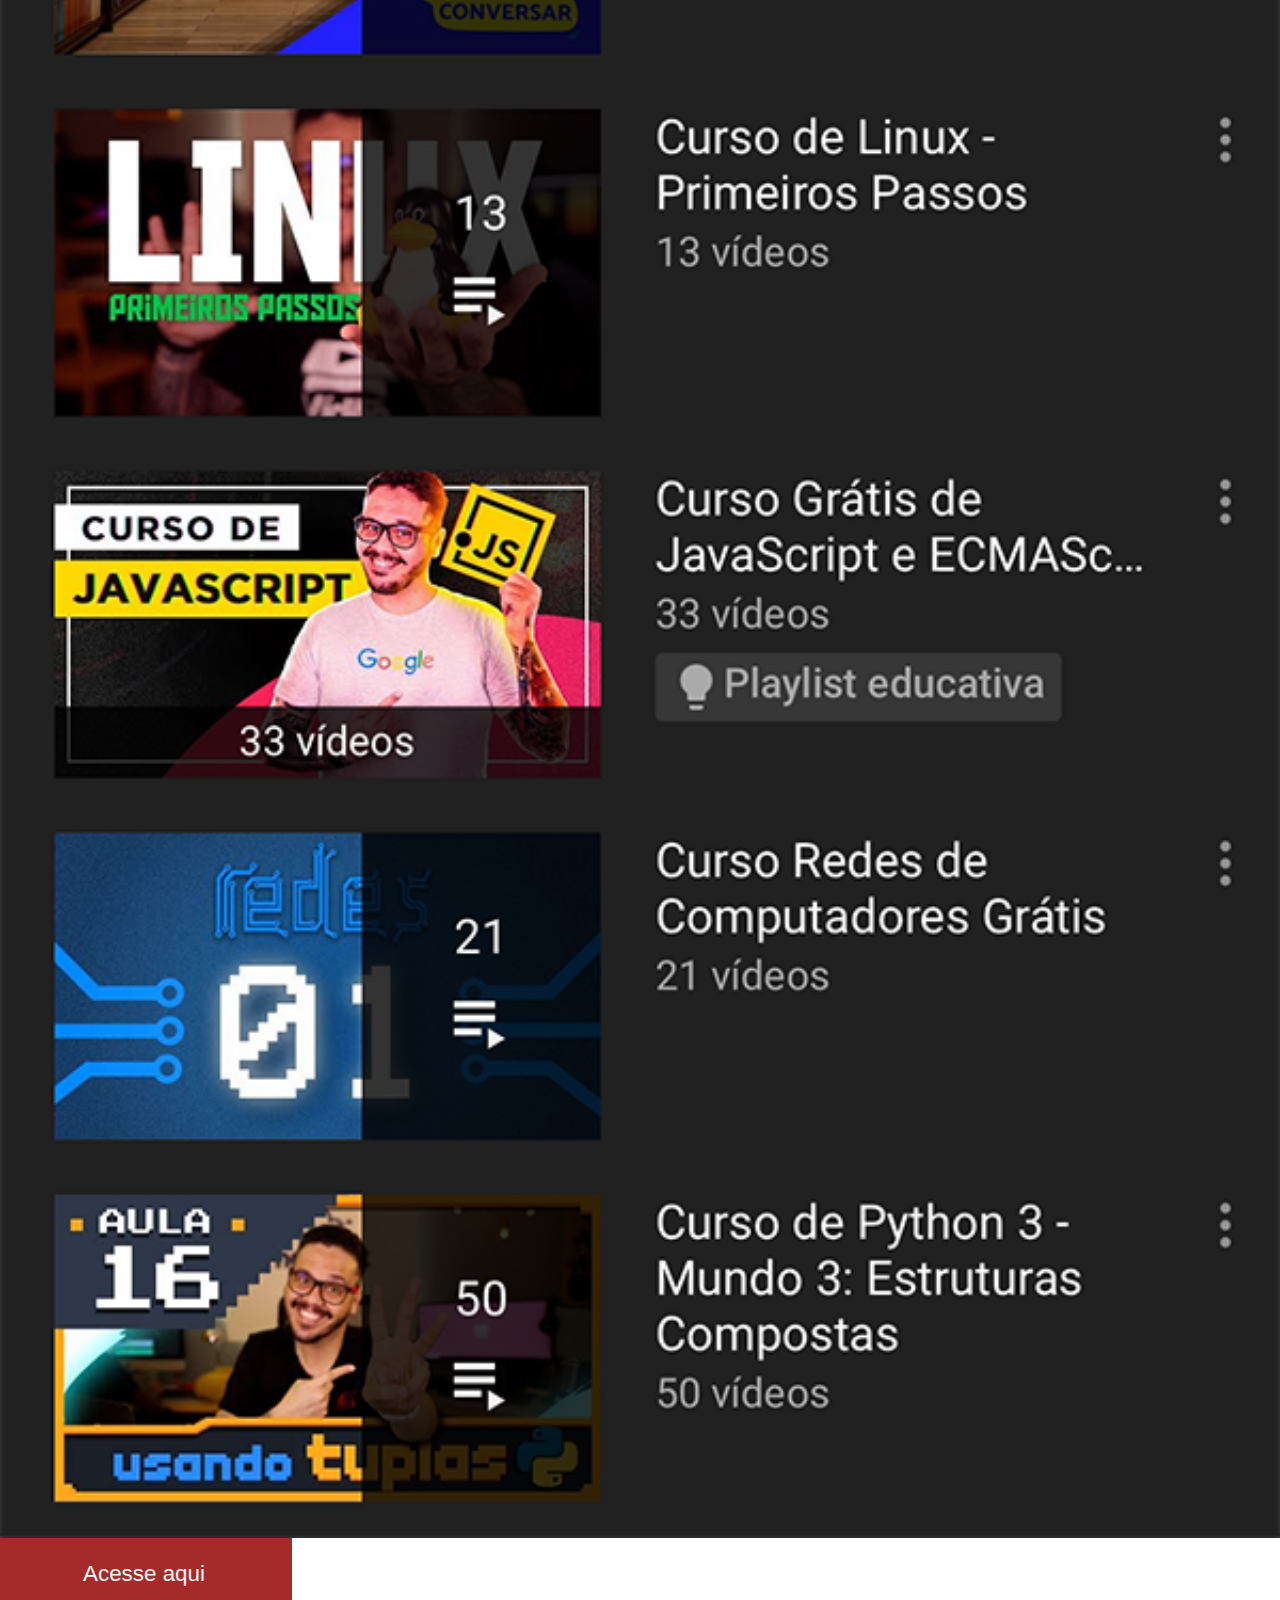
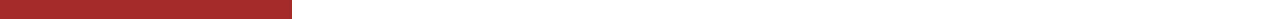
<file: yt.html>
<!DOCTYPE html>
<html lang="pt-br">
<head>
    <meta charset="UTF-8">
    <meta http-equiv="X-UA-Compatible" content="IE=edge">
    <meta name="viewport" content="width=device-width, initial-scale=1.0">
    <title>youtube</title>
</head>
<style>
    *{
        padding: 0px;
        margin: 0px;

    }

    ::-webkit-scrollbar{
        width: 0px;
        height: 0px;
    }
        
   img{
    
    overflow-clip-margin: content-box;
    overflow: clip;
    width: 100vw;
   
   }


   
   a{
    display: block;
    padding: 23px;
    height: 35px;
    width: 250px;
    background-color: brown;
    color: whitesmoke;
    font-family: Arial, Helvetica, sans-serif;
    text-align: center;
    text-decoration: none;
    font-size: 1.4em;
    
   }

   a:hover {
    background-color: red;
   }
   footer{
    margin: -4px;
   }

</style>
<body>
    <img src="imagens/tela-youtube.png" alt="Youtube">
</body>

<footer> <p><a href="https://www.youtube.com/@CursoemVideo" target="_blank" >Acesse aqui</a></p></footer>
</html>
</file>
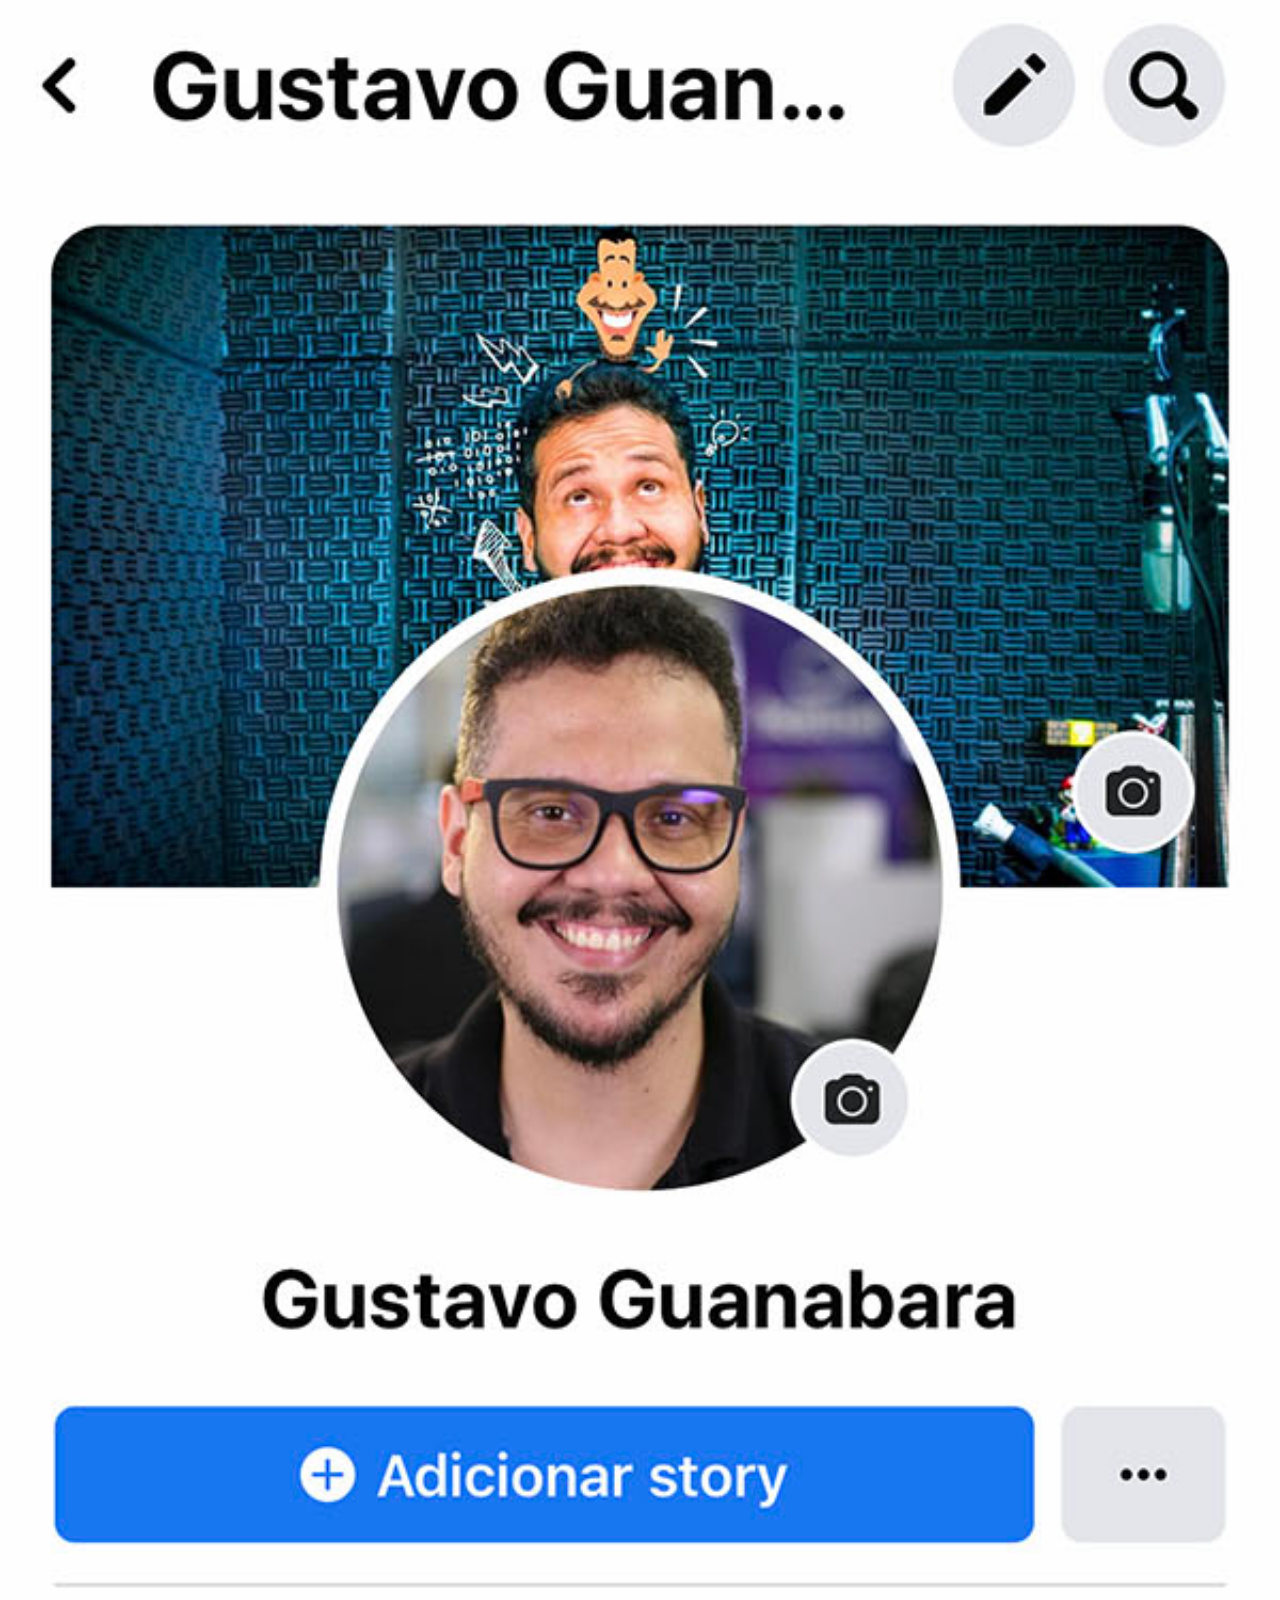
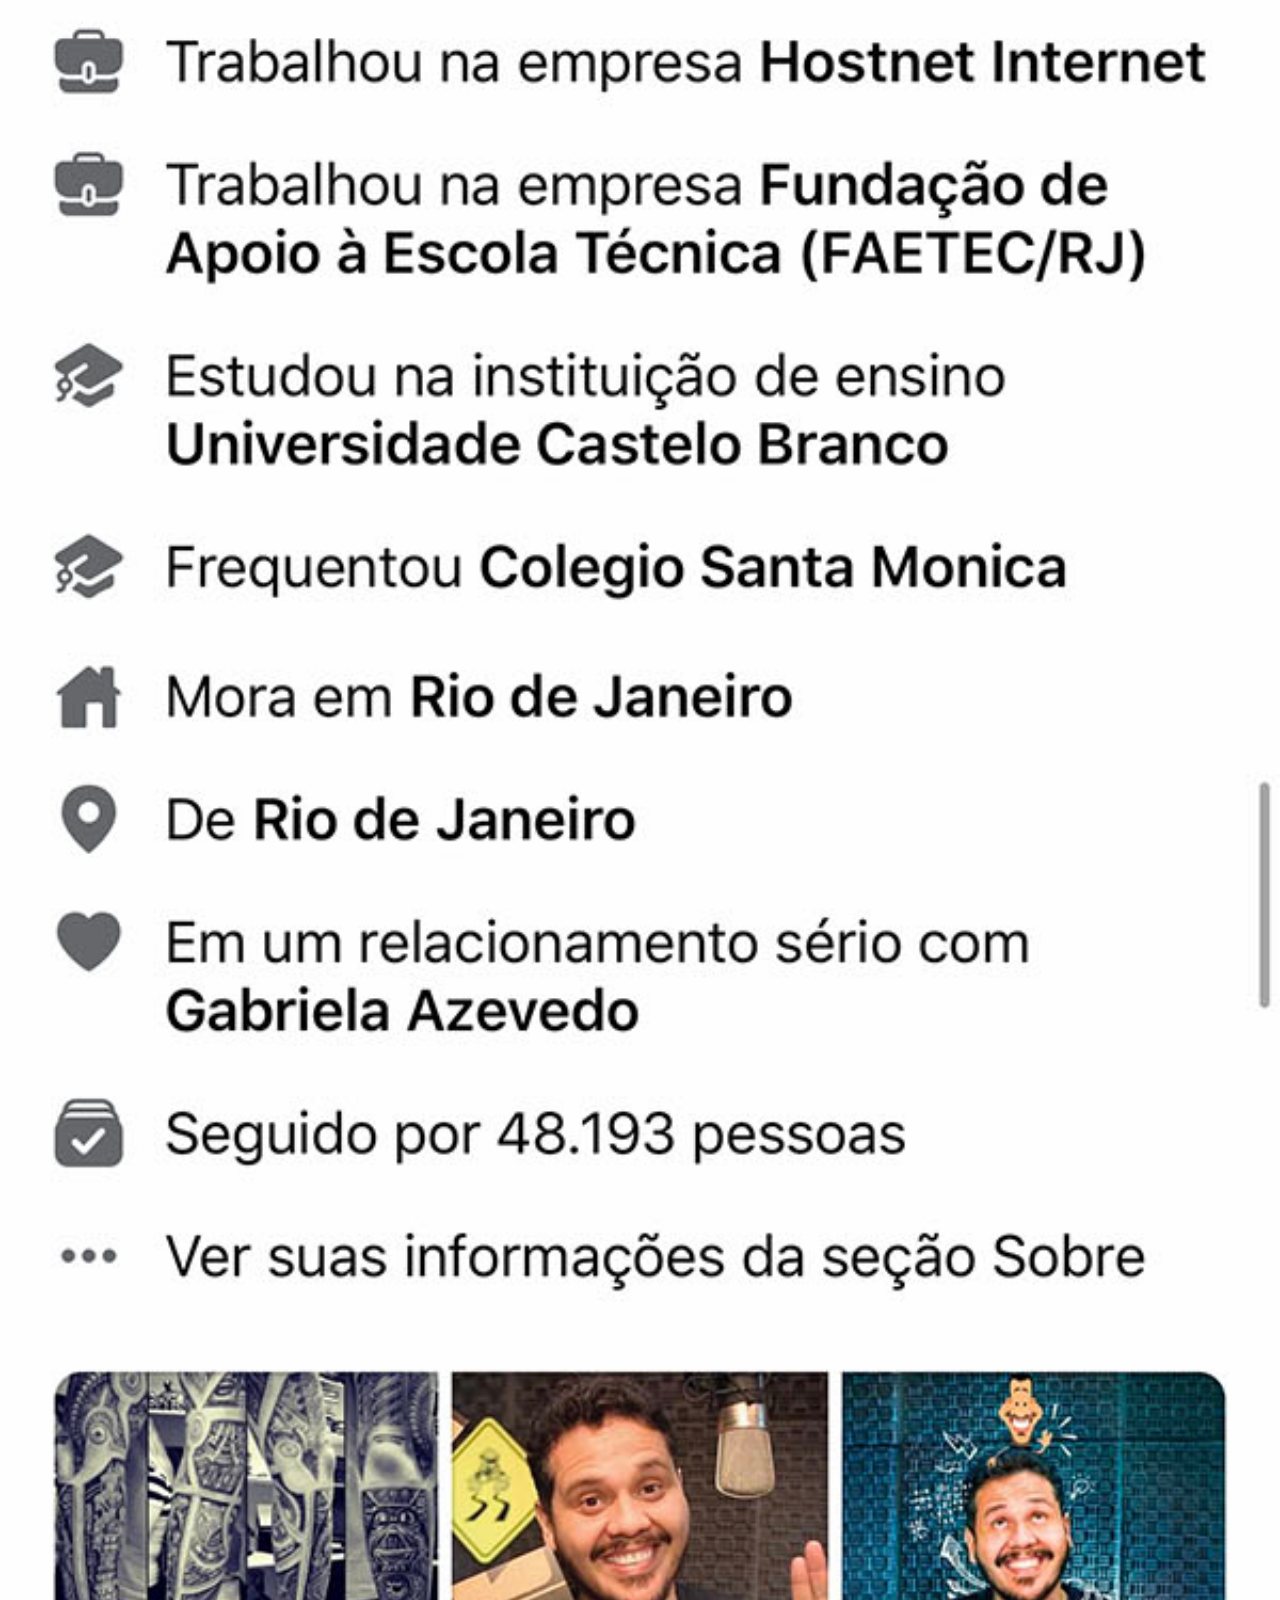
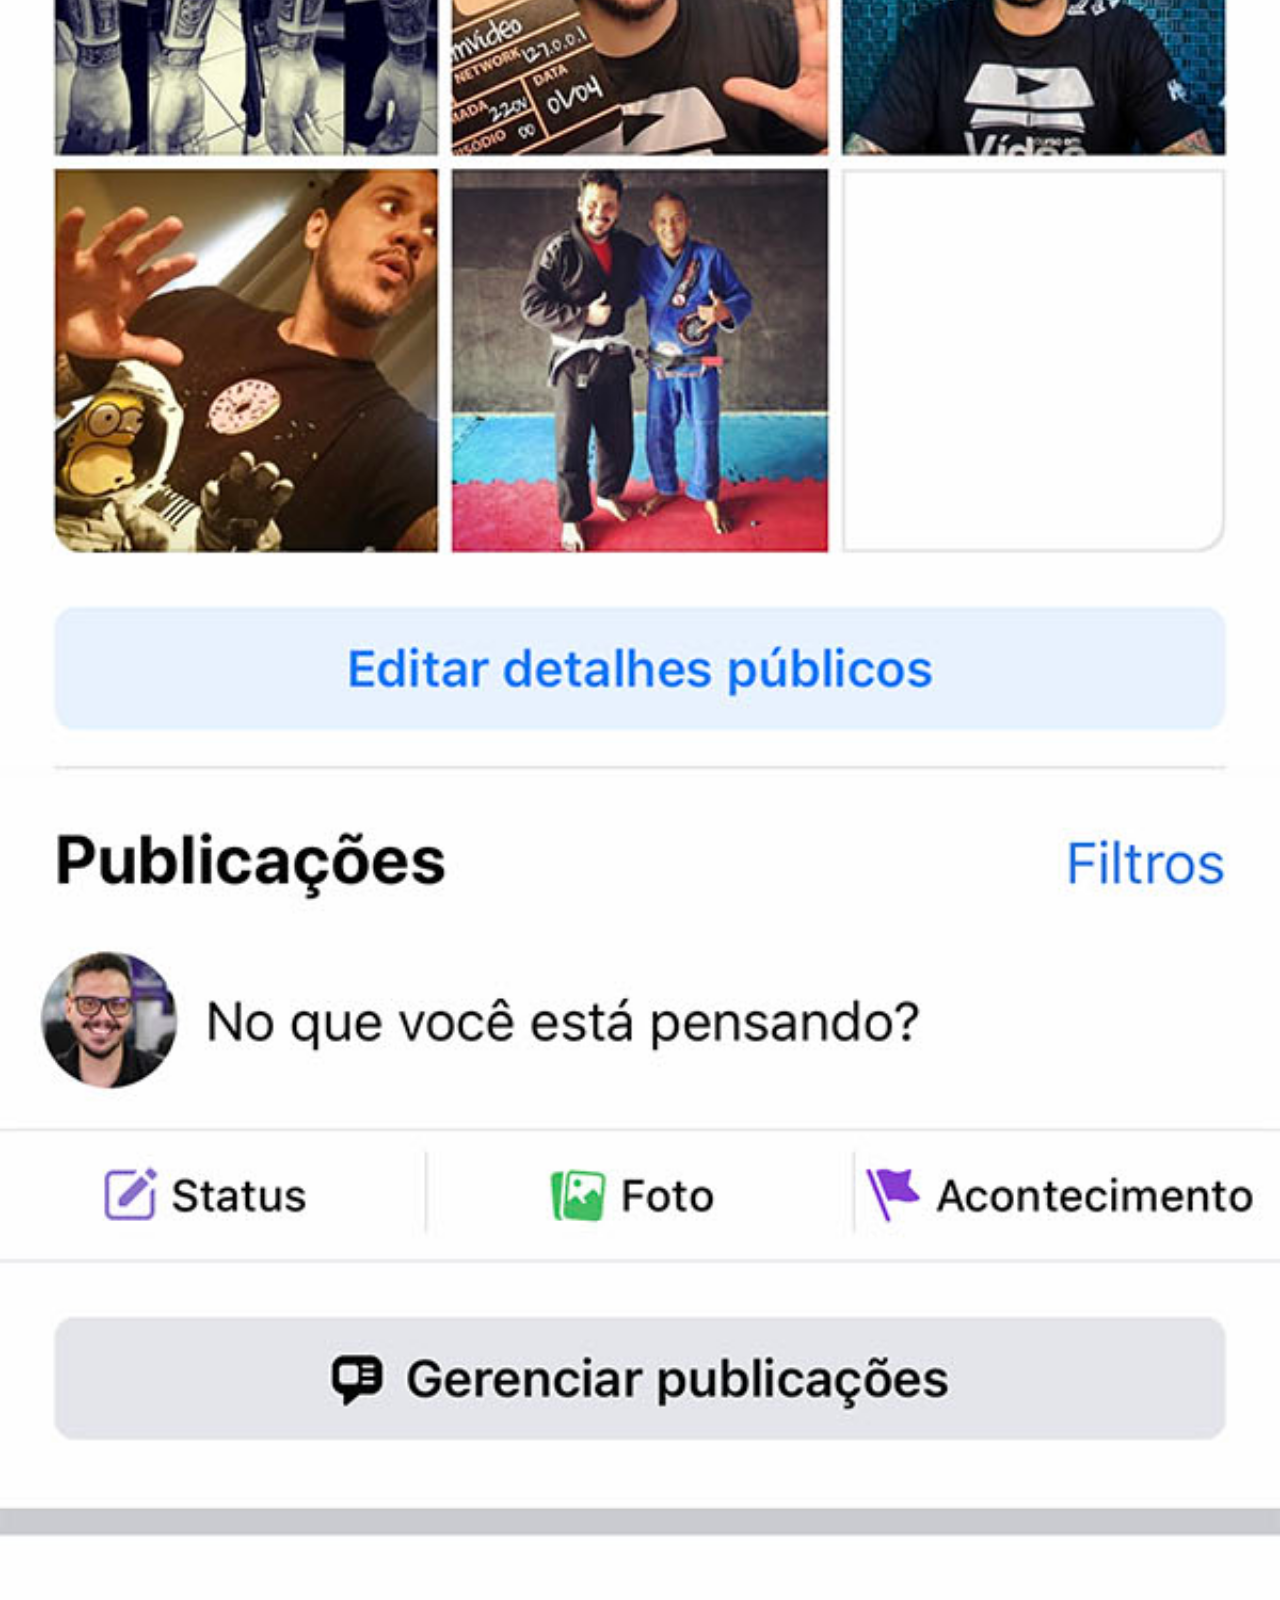
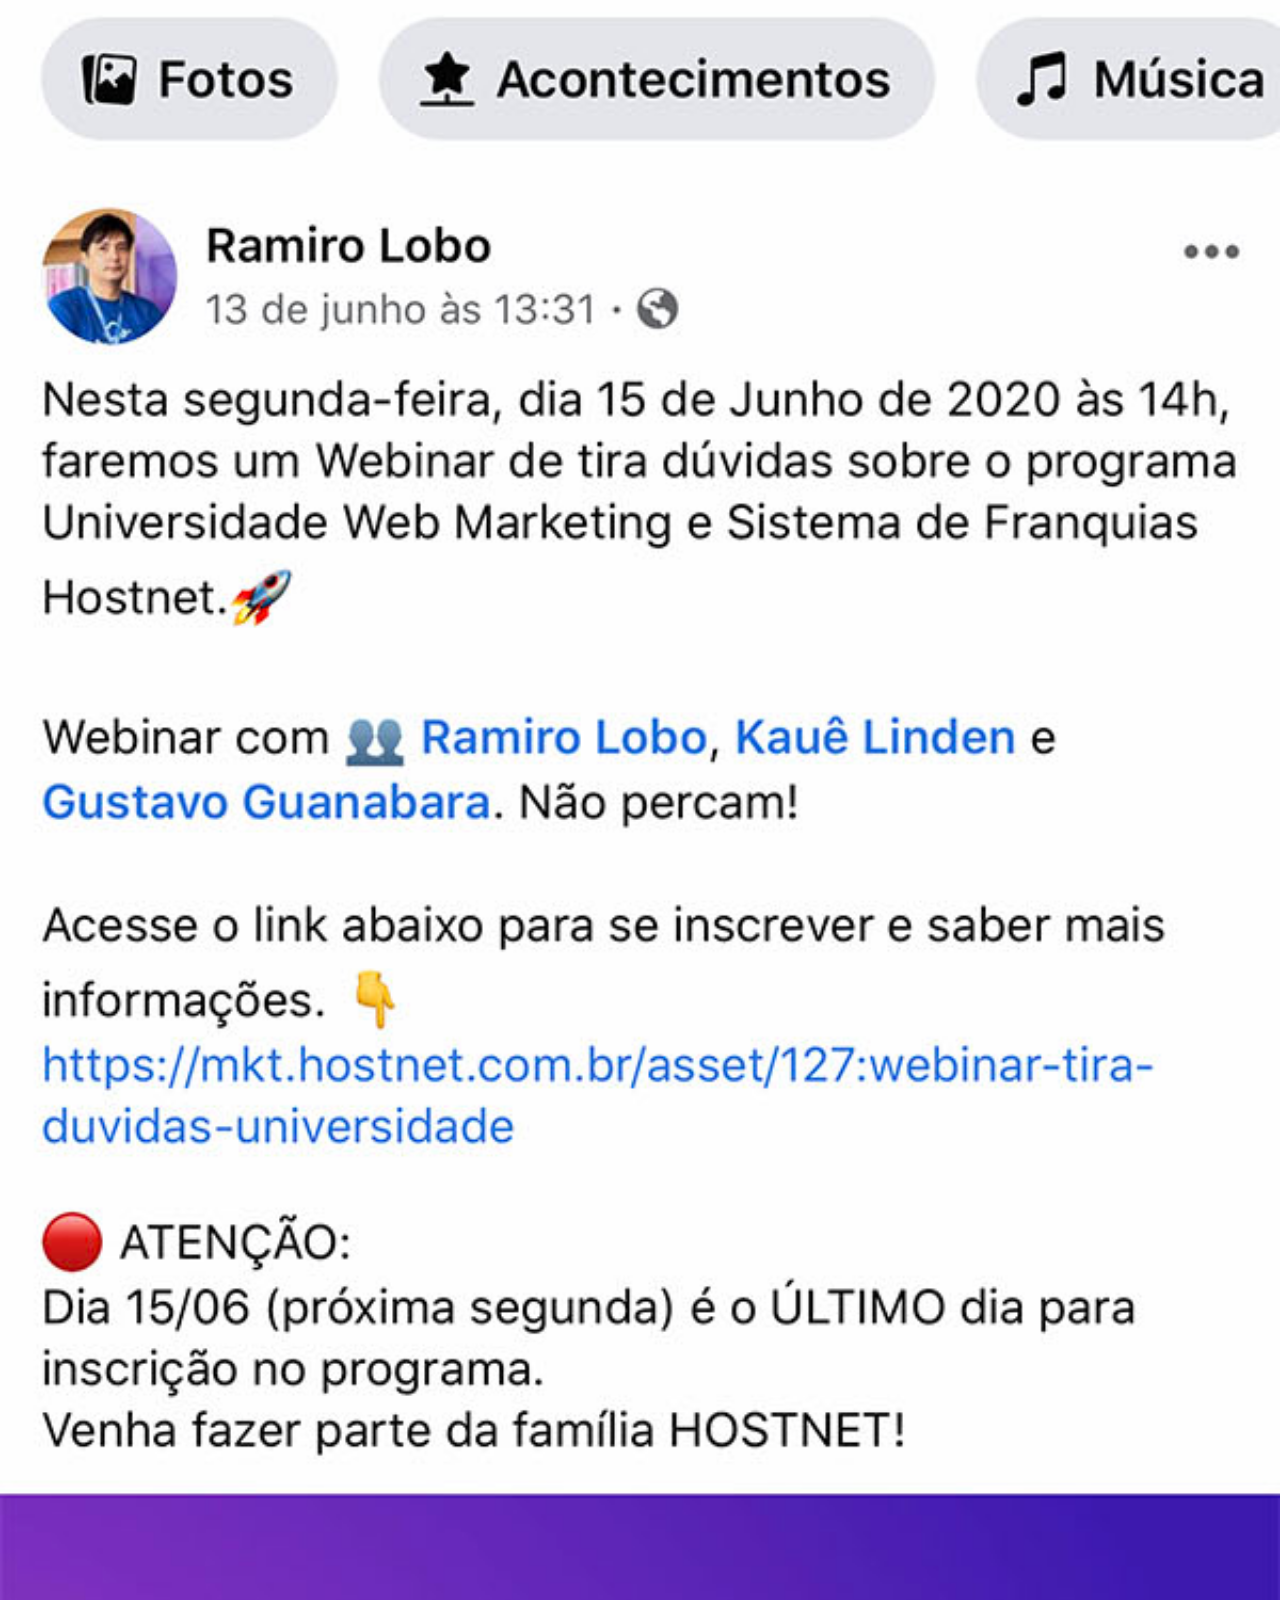
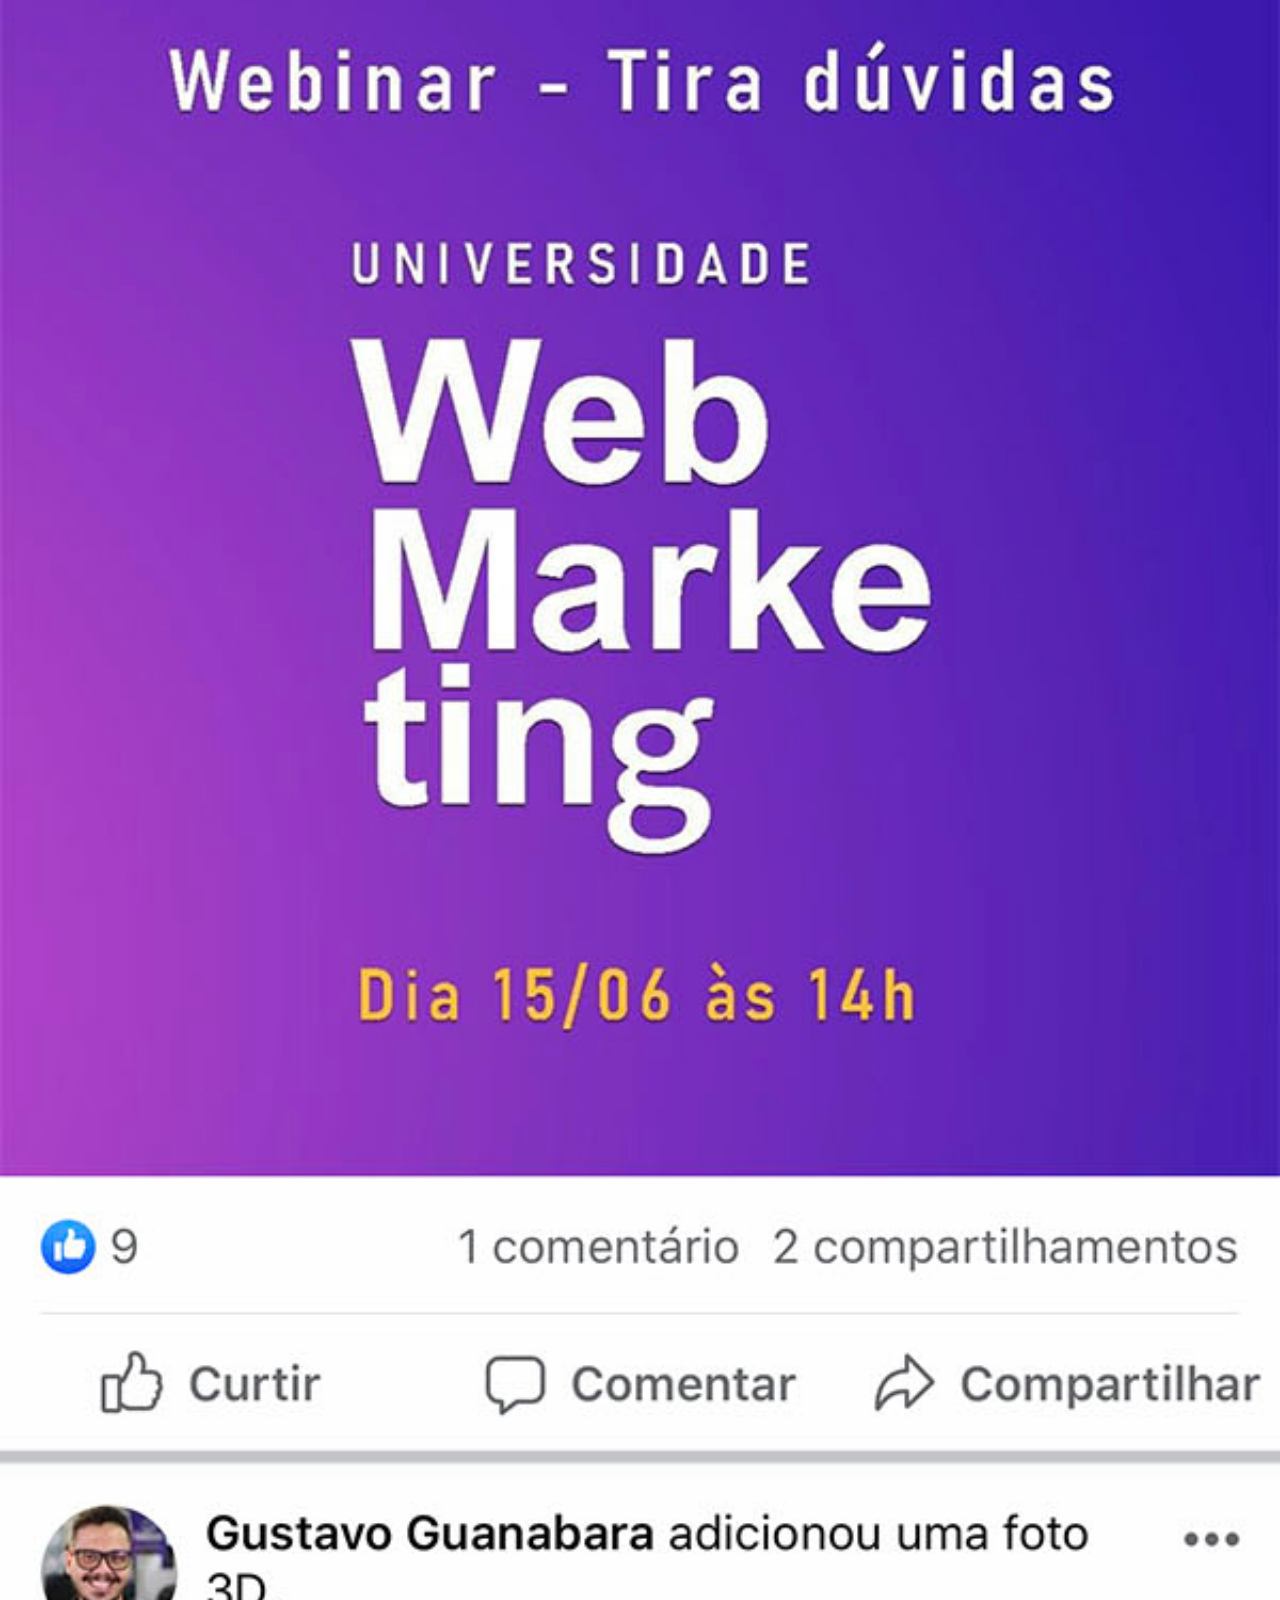
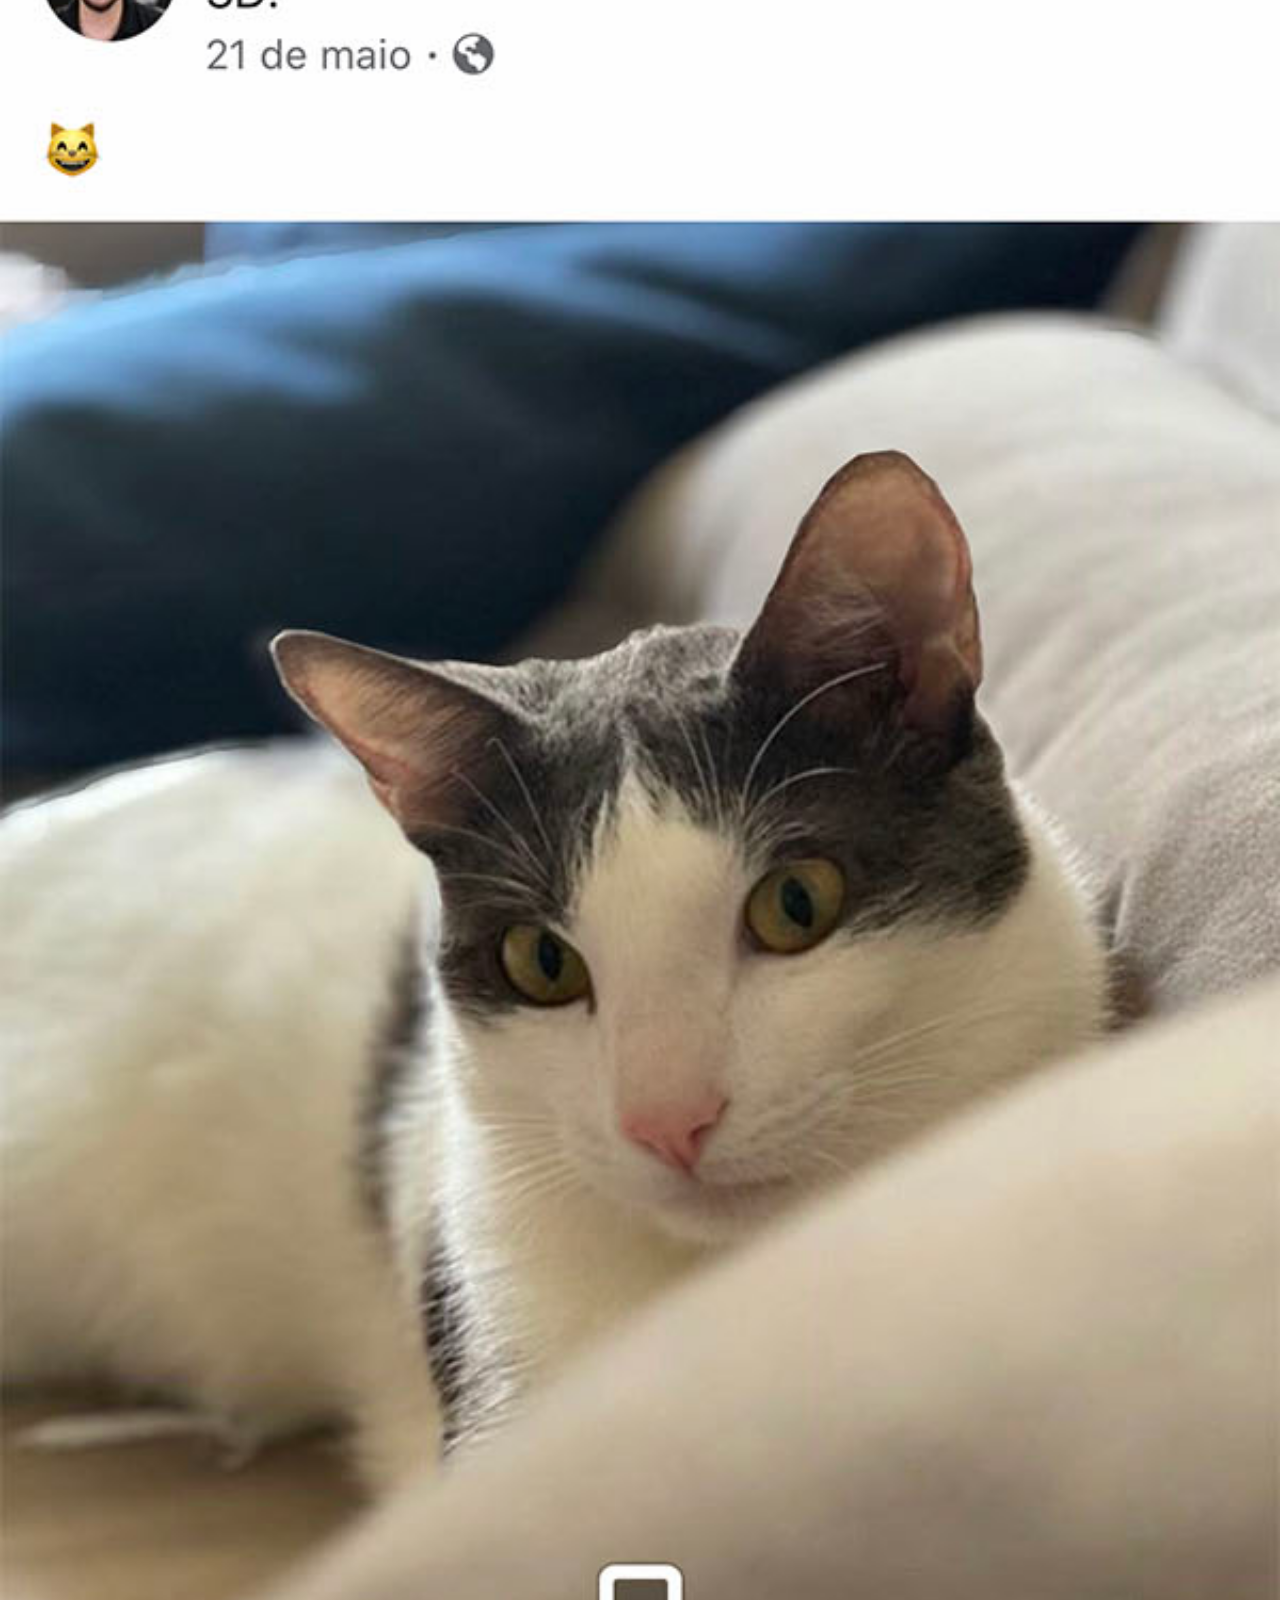
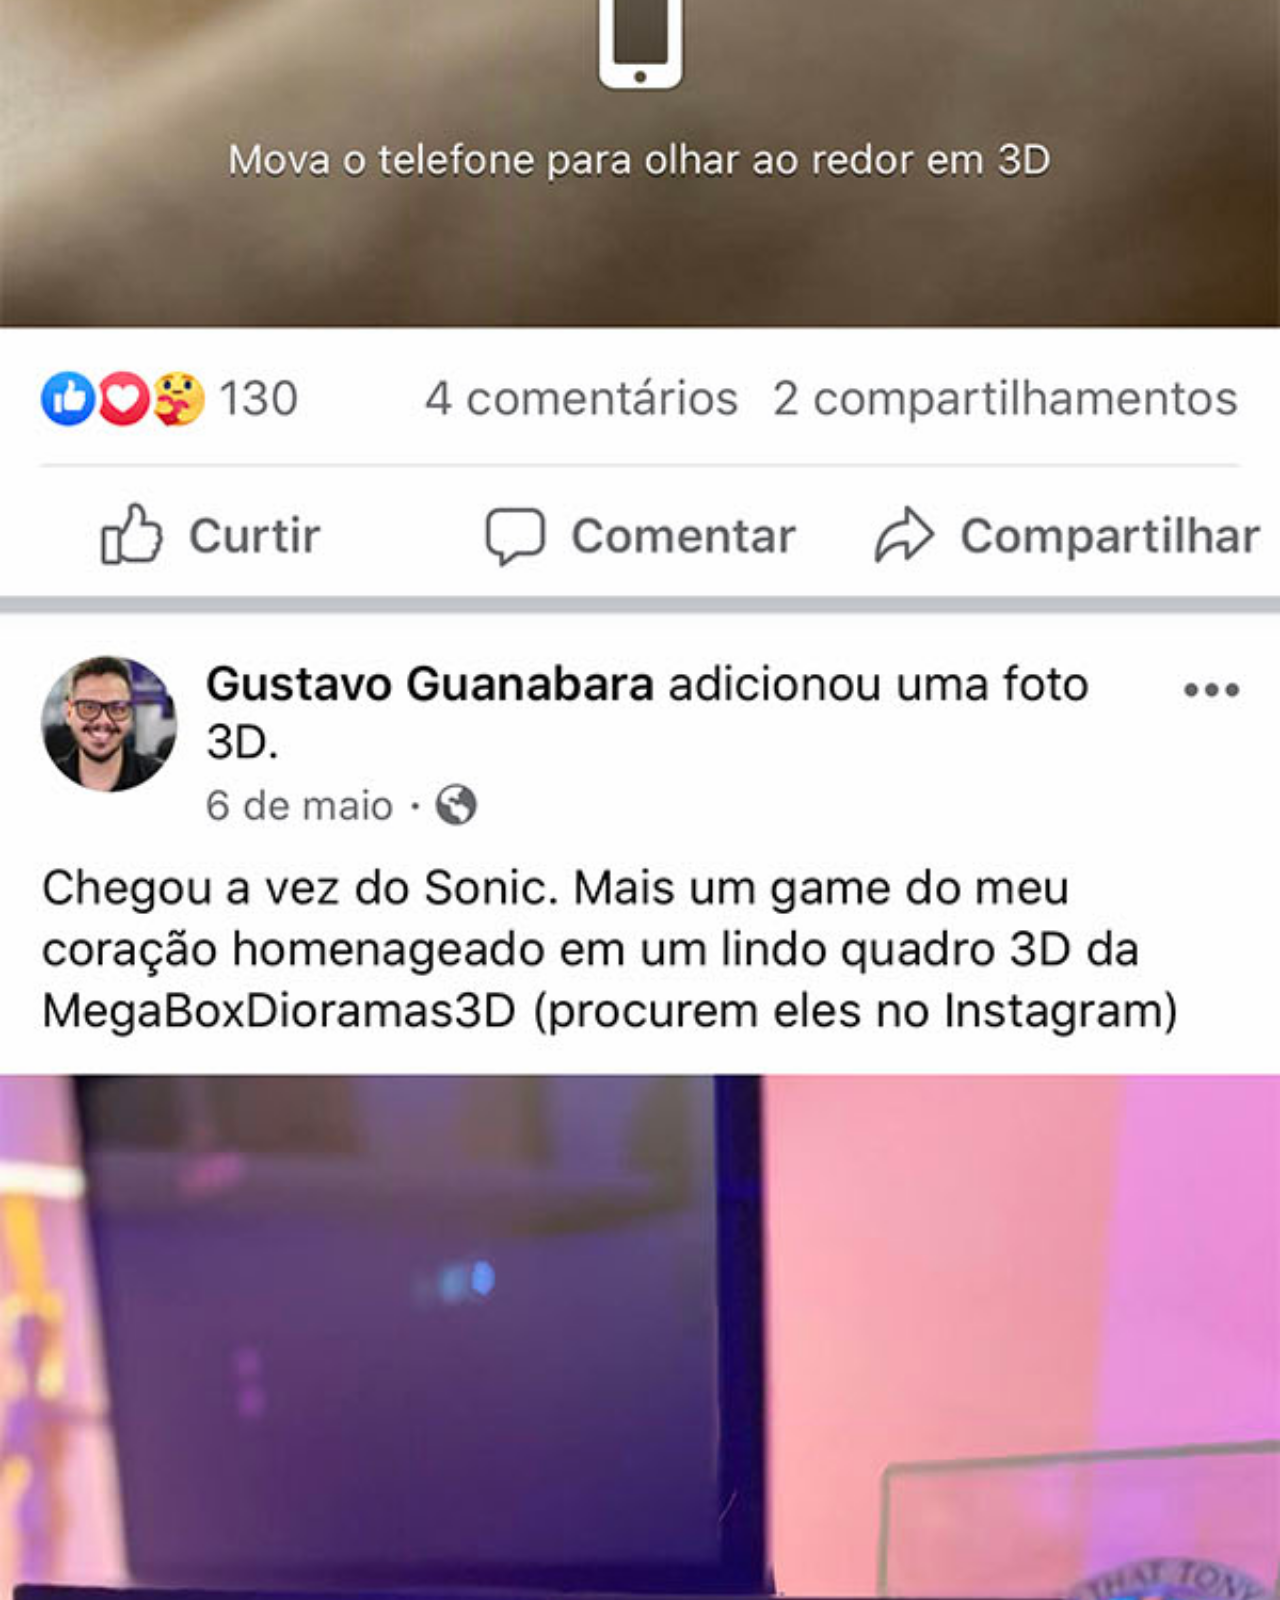
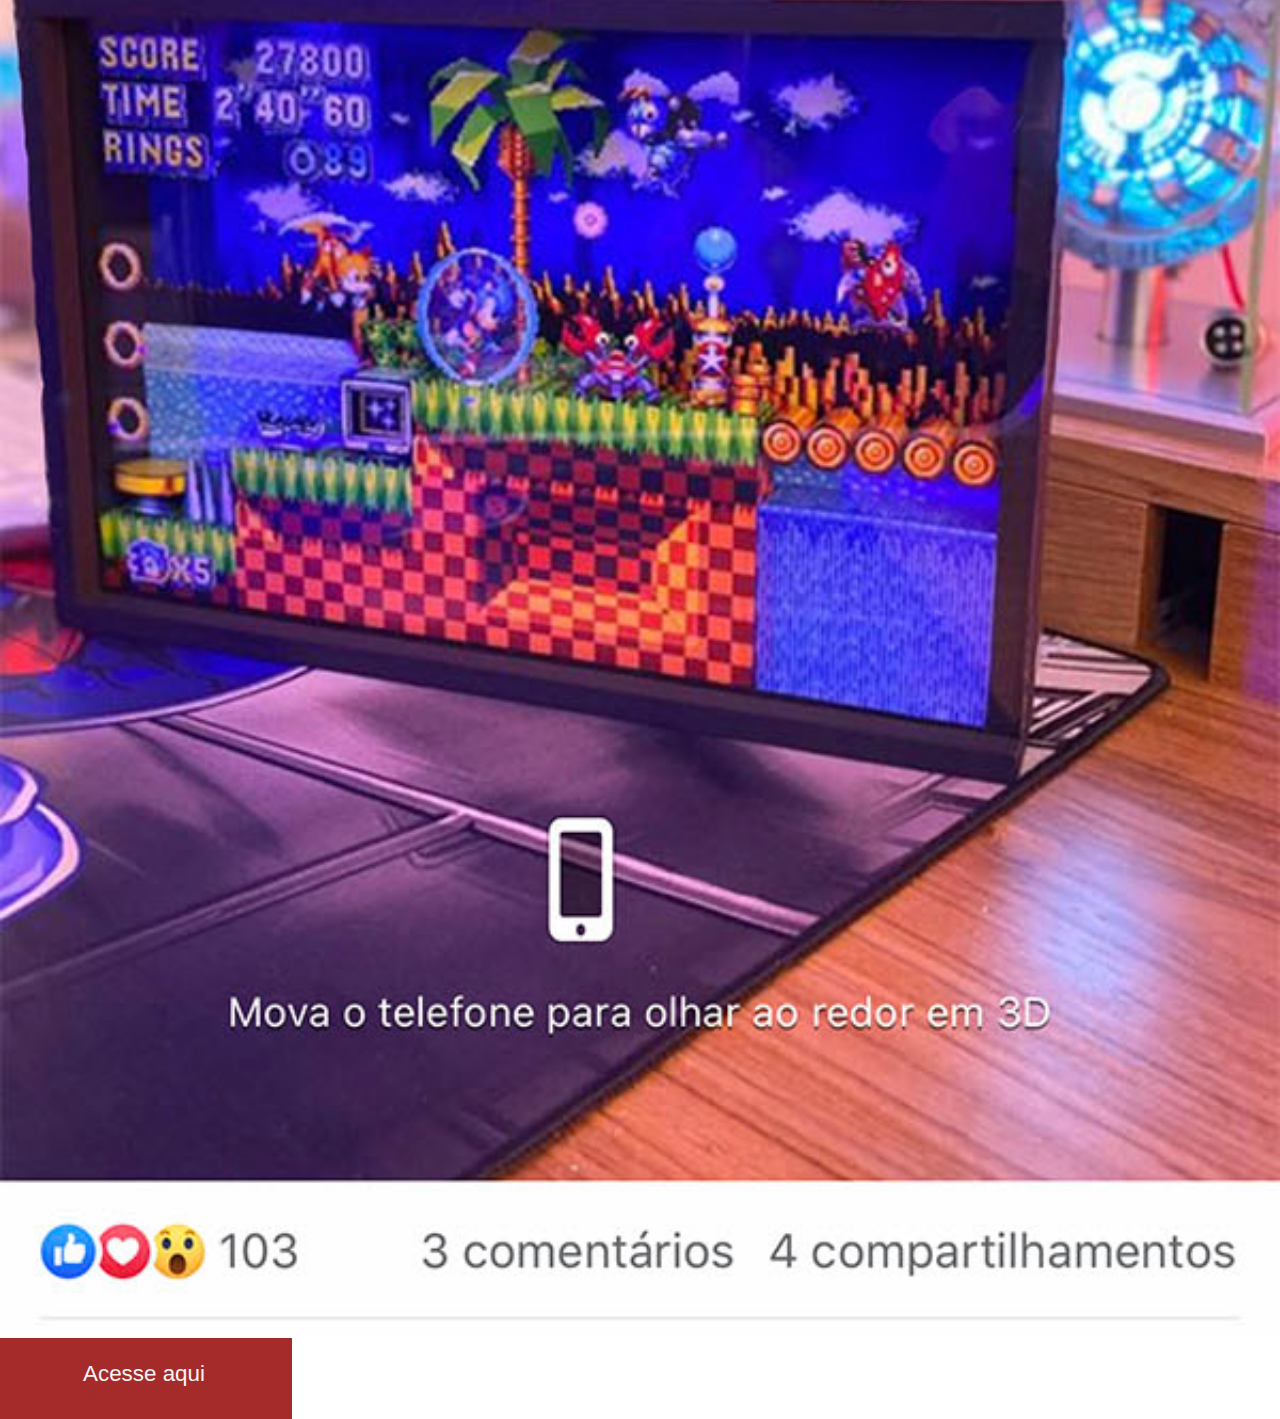
<file: paginas/fb.html>
<!DOCTYPE html>
<html lang="pt-br">
<head>
    <meta charset="UTF-8">
    <meta http-equiv="X-UA-Compatible" content="IE=edge">
    <meta name="viewport" content="width=device-width, initial-scale=1.0">
    <title>git</title>
</head>
<style>
    *{
        margin: 0px;
        padding: 0px;
    }
    ::-webkit-scrollbar{
        width: 0px;
        height: 0px;
    }
       
    img{
    
    overflow-clip-margin: content-box;
    overflow: clip;
    width: 100vw;
   
   }


    a{
    display: block;
    padding: 23px;
    height: 35px;
    width: 250px;
    background-color: brown;
    color: whitesmoke;
    font-family: Arial, Helvetica, sans-serif;
    text-align: center;
    text-decoration: none;
    font-size: 1.4em;
    
   }

   a:hover {
    background-color: red;
   }
   footer{
    margin: -4px;
   }
</style>
<body>
    <img src="../imagens/tela-facebook.jpg" alt="github">

    <footer> <p><a href="https://www.facebook.com/gustavoguanabara/" target="_blank">Acesse aqui</a></p></footer>
</body>
</html>
</file>
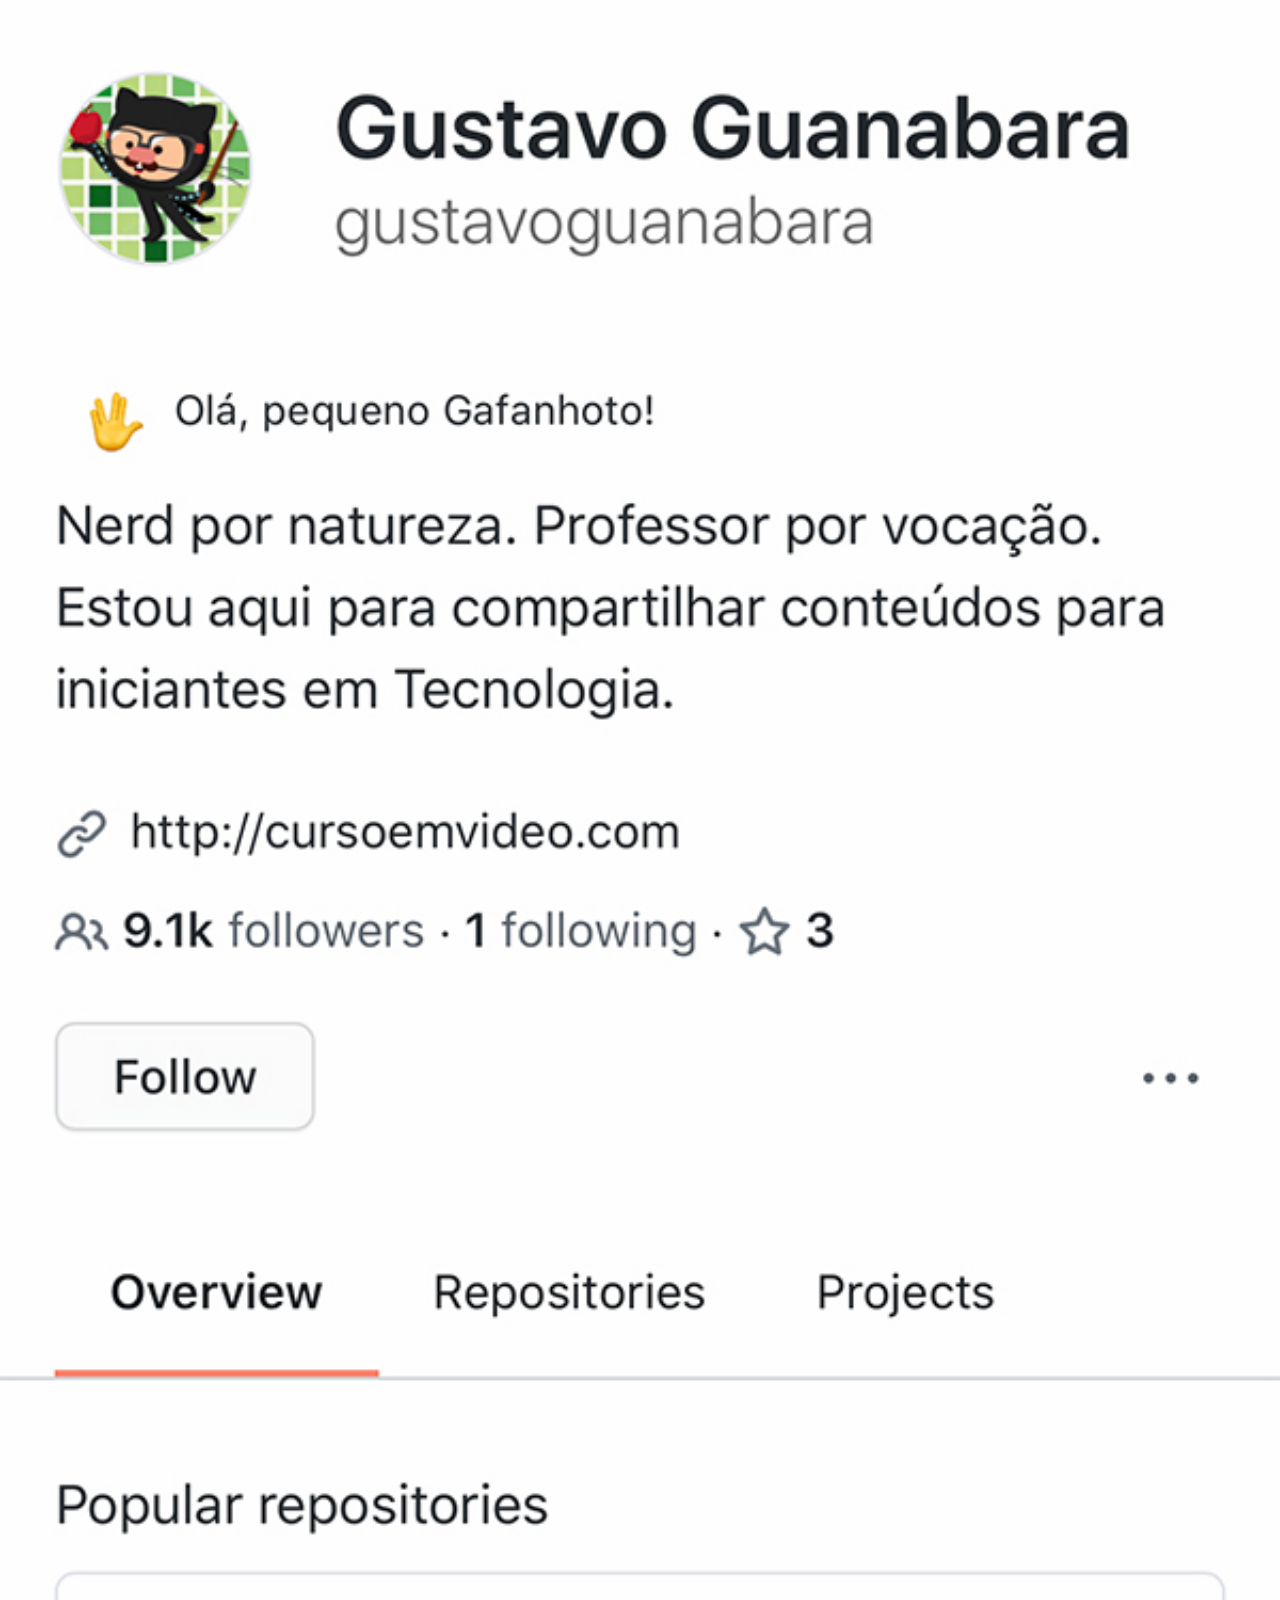
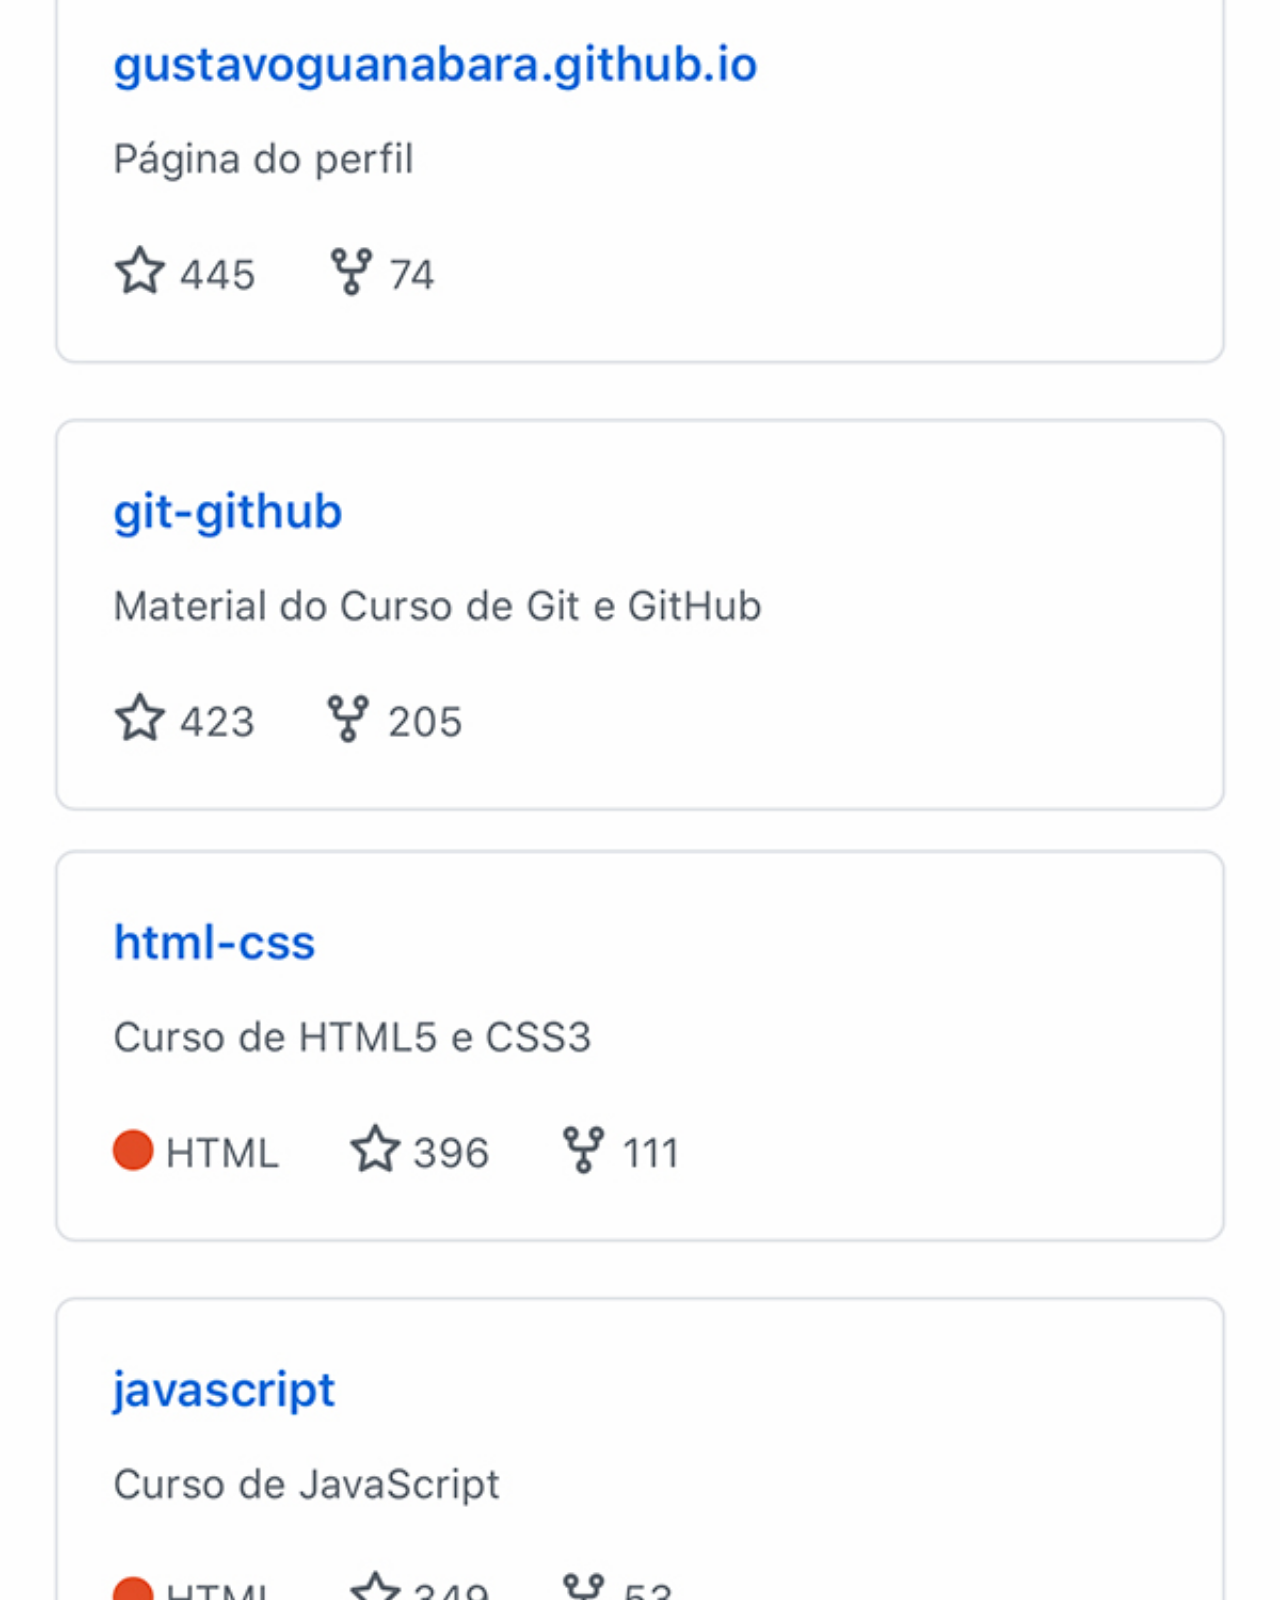
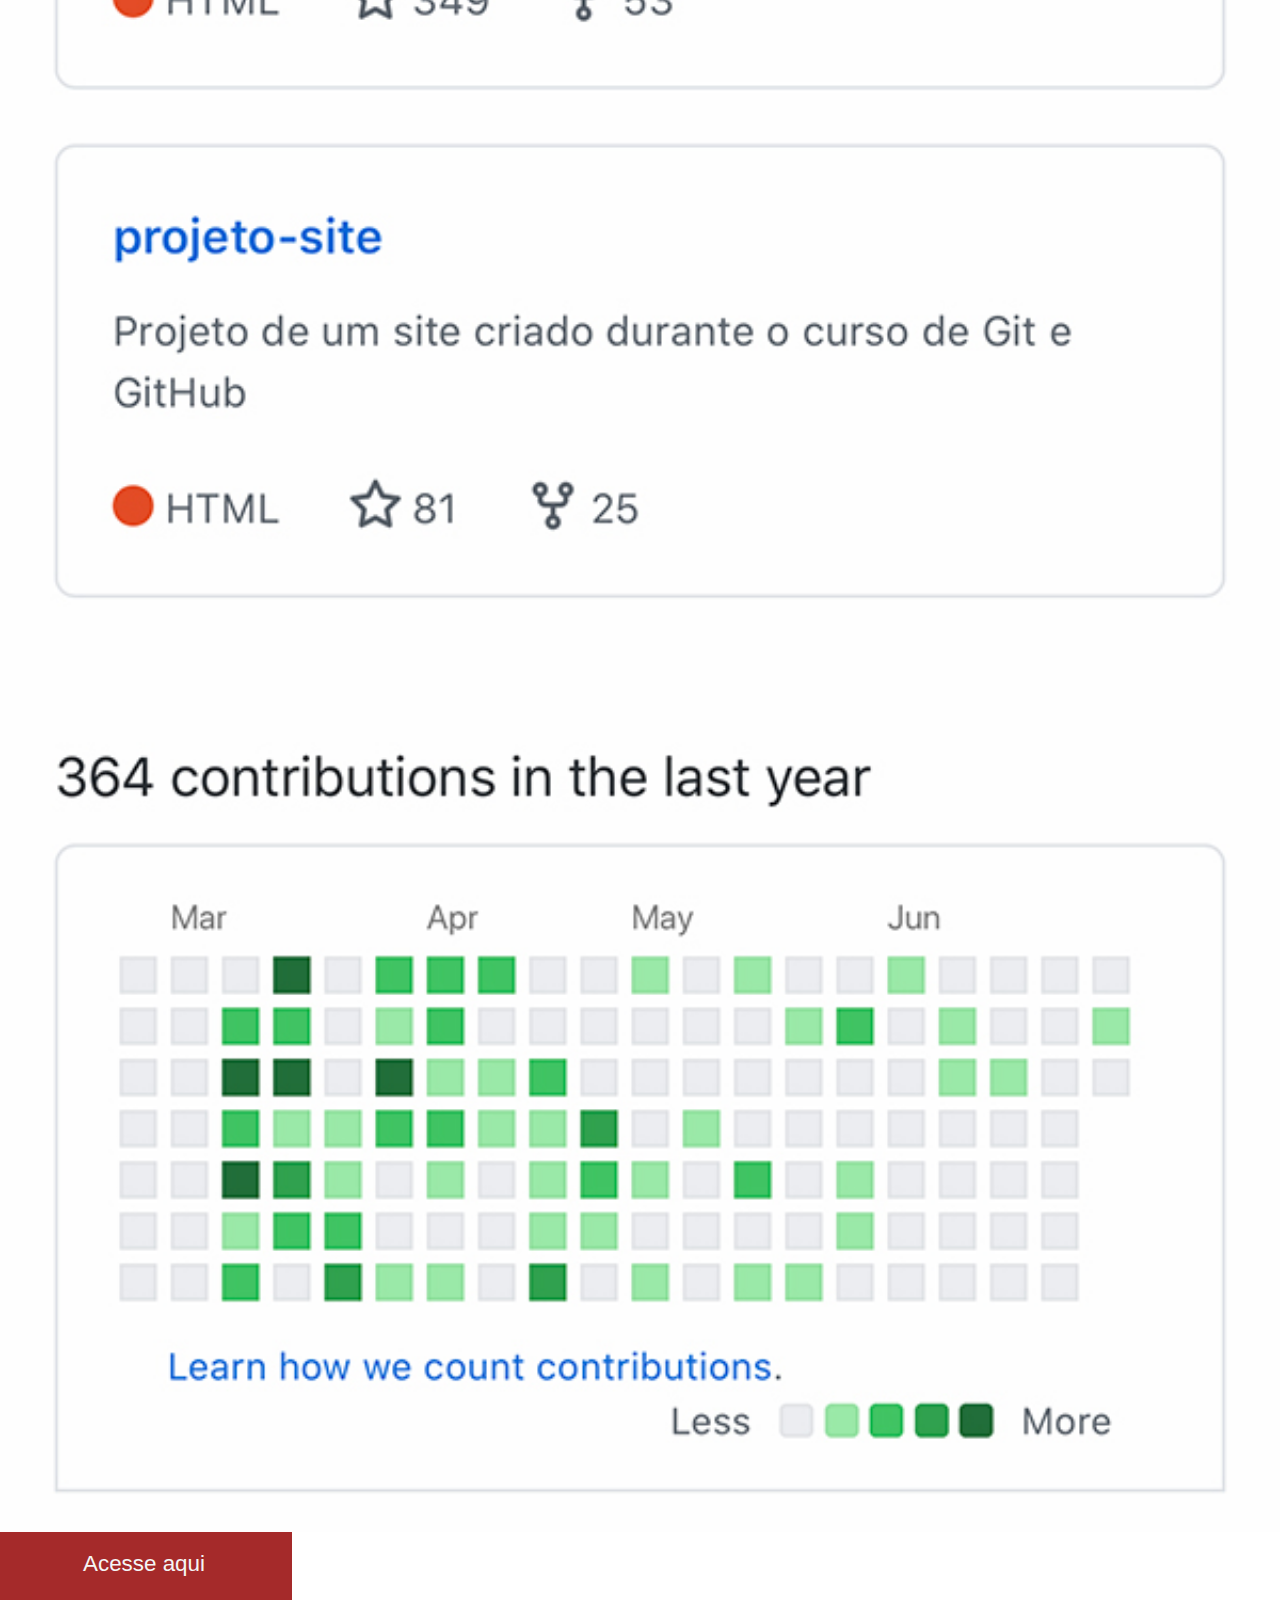
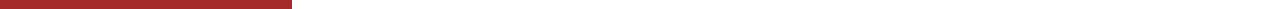
<file: paginas/git.html>
<!DOCTYPE html>
<html lang="pt-br">
<head>
    <meta charset="UTF-8">
    <meta http-equiv="X-UA-Compatible" content="IE=edge">
    <meta name="viewport" content="width=device-width, initial-scale=1.0">
    <title>git</title>
</head>
<style>
    *{
        margin: 0px;
        padding: 0px;
    }
    ::-webkit-scrollbar{
        width: 0px;
        height: 0px;
    }
       


    img{
    display: block;

    overflow-clip-margin: content-box;
    overflow: clip;
    width: 100vw;
   
   }

   a{
    display: block;
    padding: 23px;
    height: 35px;
    width: 250px;
    background-color: brown;
    color: whitesmoke;
    font-family: Arial, Helvetica, sans-serif;
    text-align: center;
    text-decoration: none;
    font-size: 1.4em;
    
   }

   a:hover {
    background-color: red;
   }
   footer{
    margin: -4px;
   }
</style>
<body>
    <img src="../imagens/tela-github.jpg" alt="github">

<footer> <p><a href="https://github.com/gustavoguanabara" target="_blank">Acesse aqui</a></p></footer>
</body>
</html>
</file>
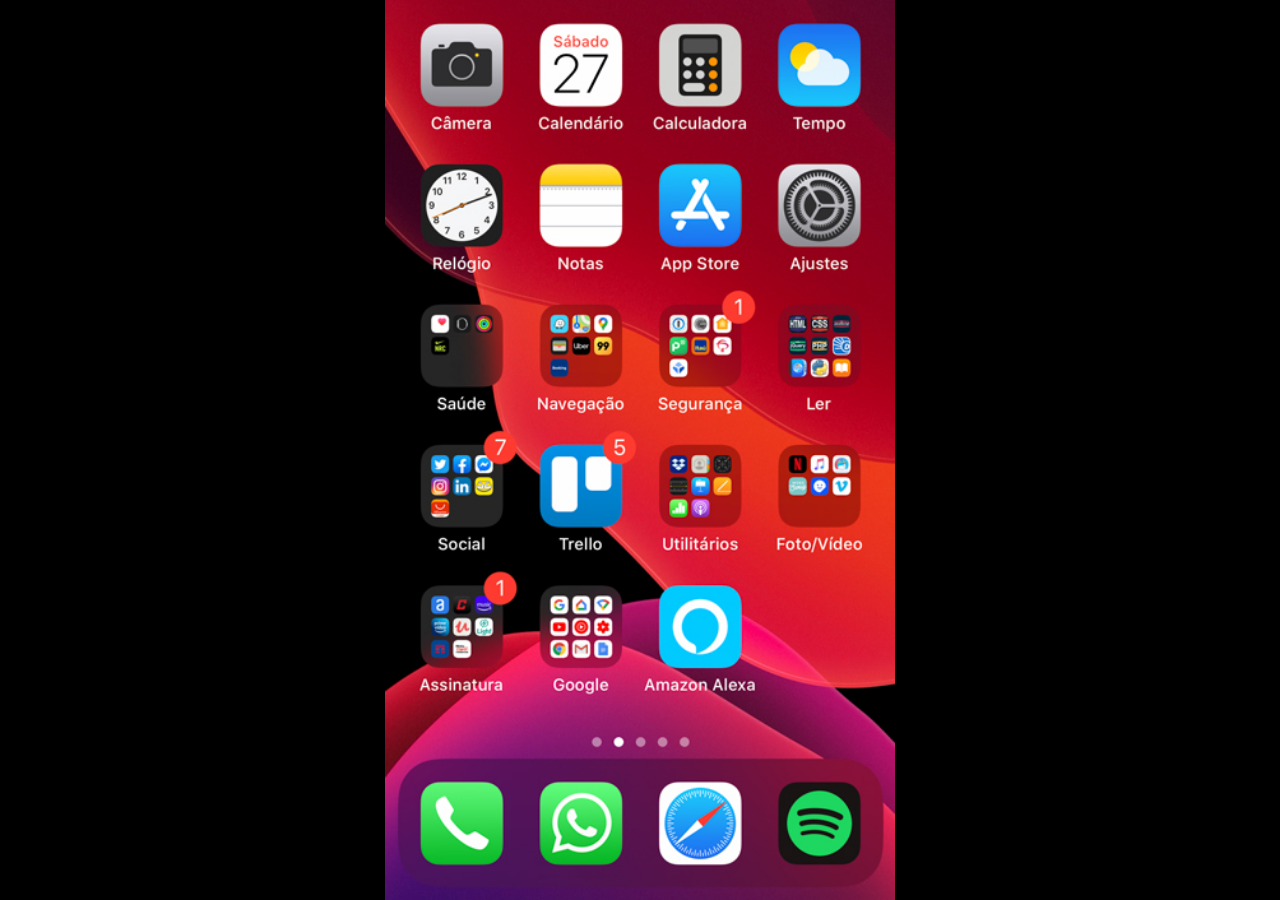
<file: paginas/home.html>
<!DOCTYPE html>
<html lang="pt-br">
<head>
    <meta charset="UTF-8">
    <meta http-equiv="X-UA-Compatible" content="IE=edge">
    <meta name="viewport" content="width=device-width, initial-scale=1.0">
    <title>home</title>

</head>
<style>
    *{
        padding: 0px;
        margin: 0px;
    }
    ::-webkit-scrollbar{
        width: 0px;
        height: 0px;
    }
       
    body{
        width: 100vw;
        height: 100vh;
        background: black url('../imagens/tela-home.jpg') no-repeat
        top center;

        background-size: contain;
    }
</style>
<body>
    
</body>
</html>
</file>
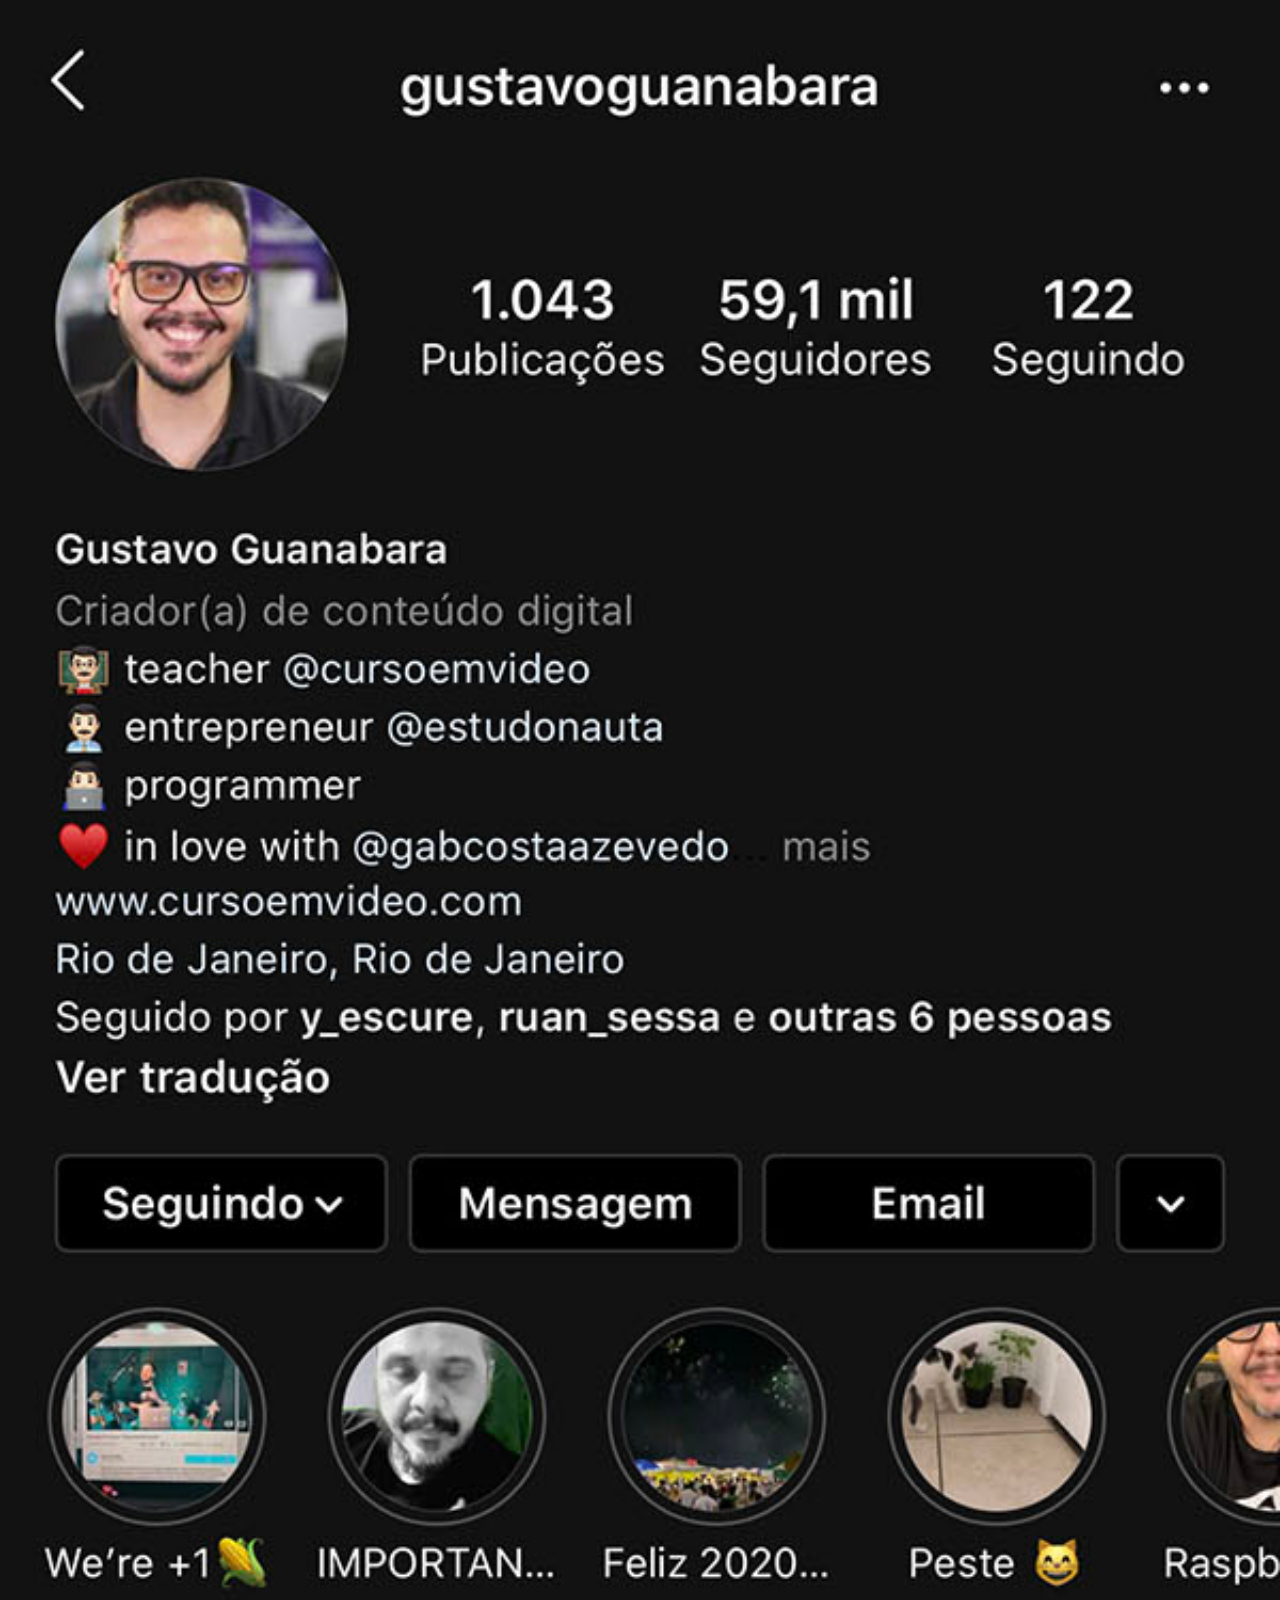
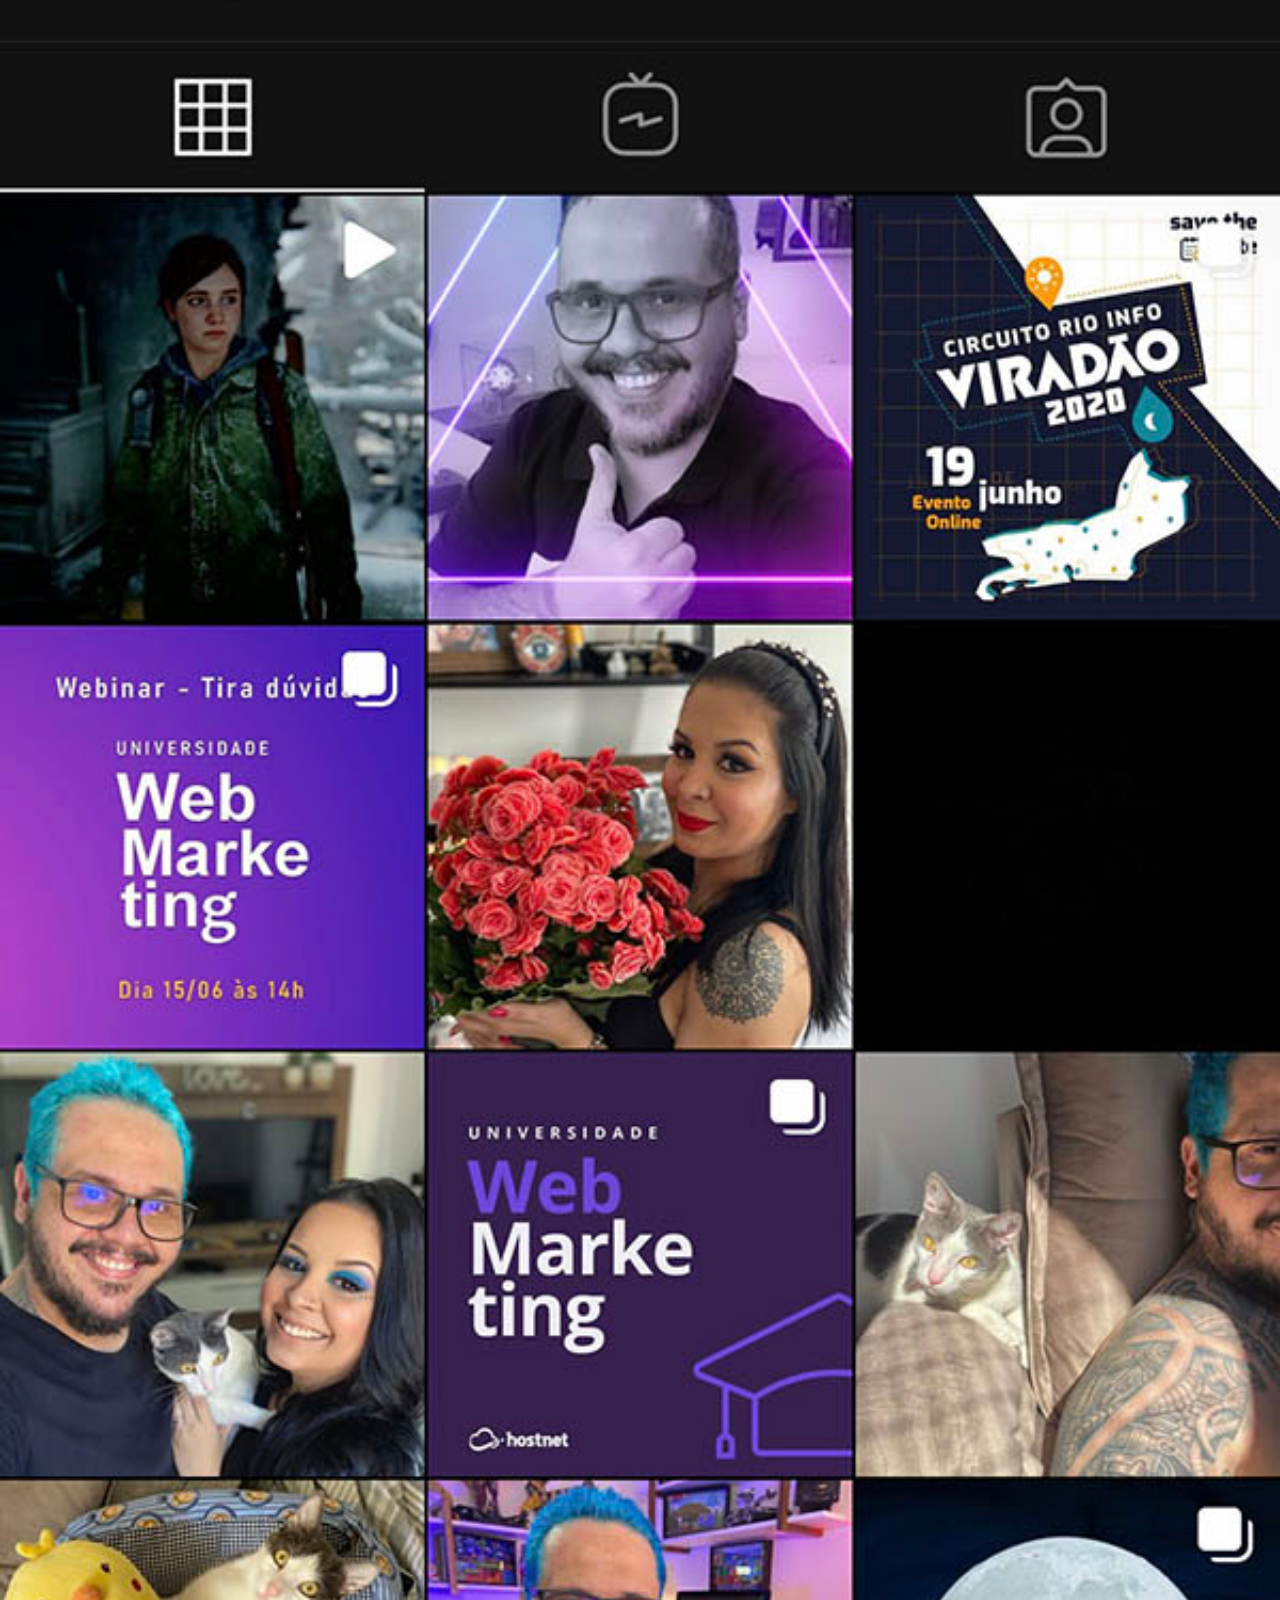
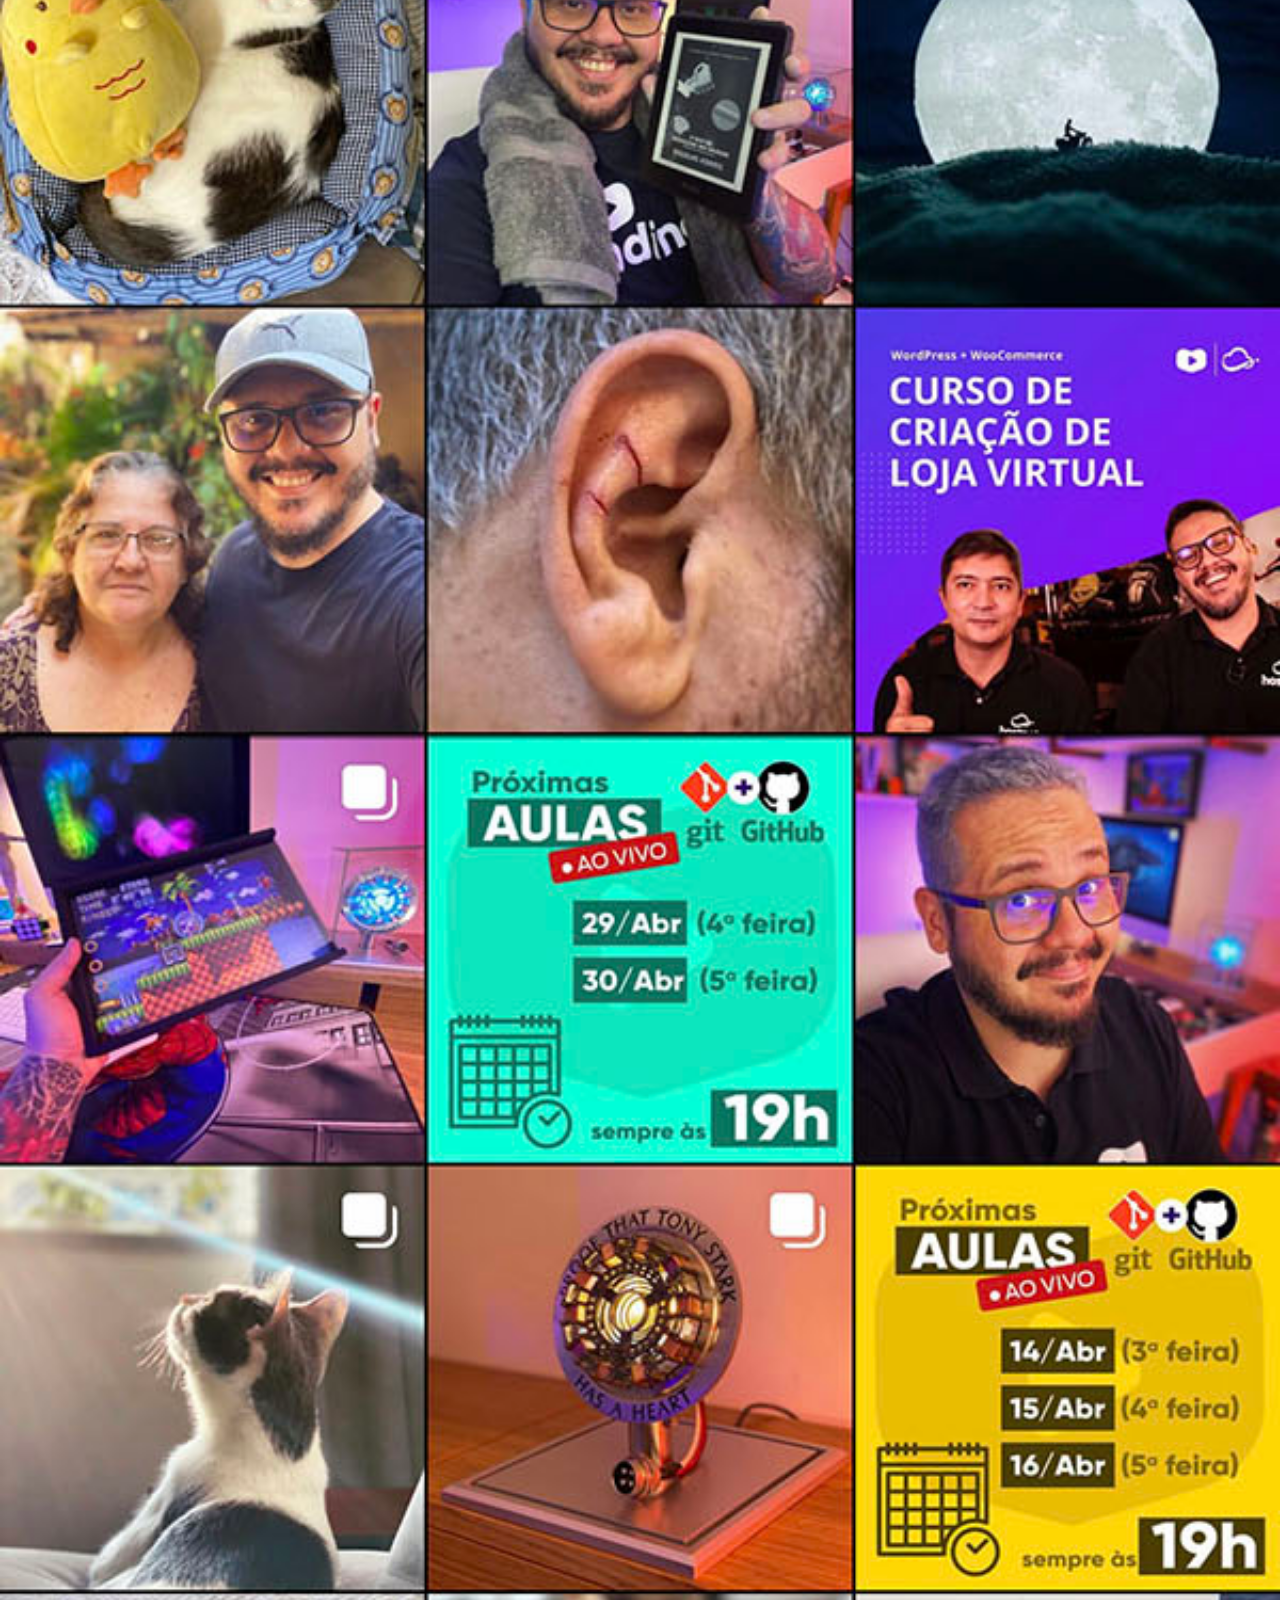
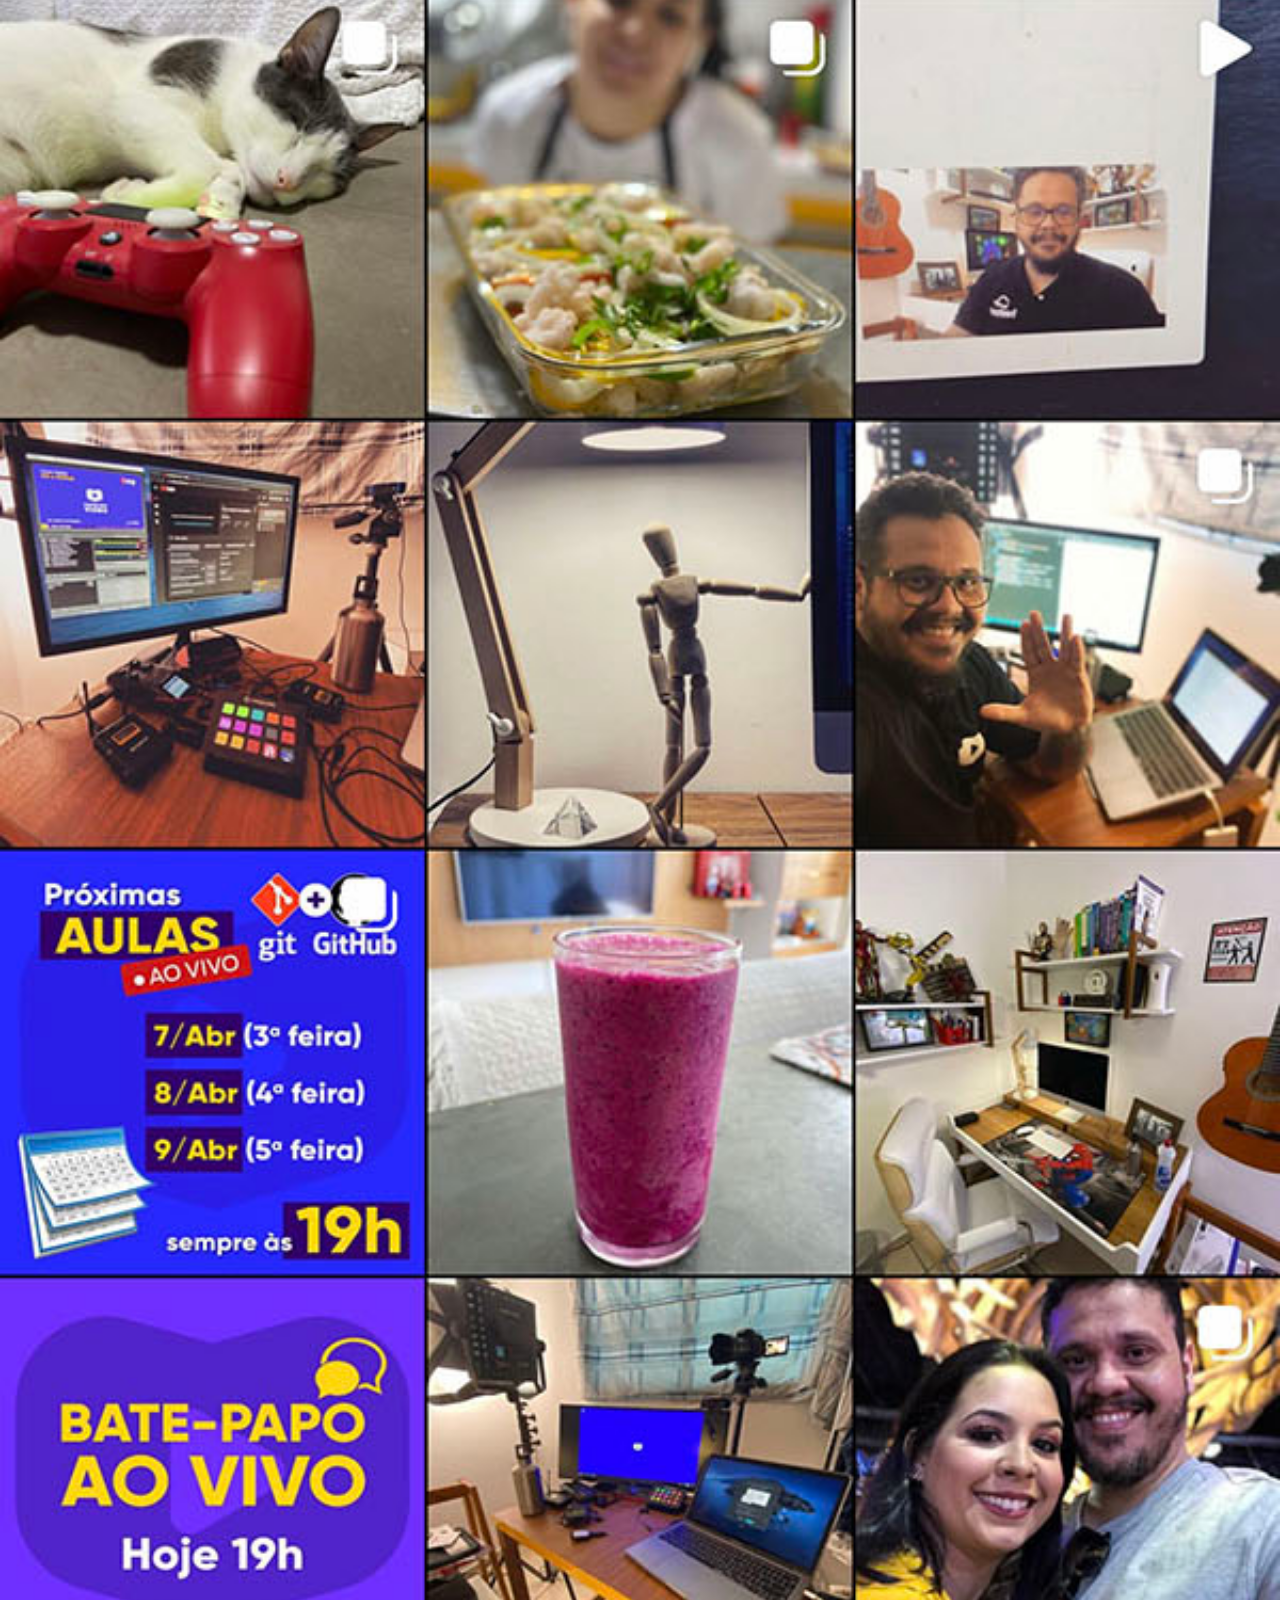
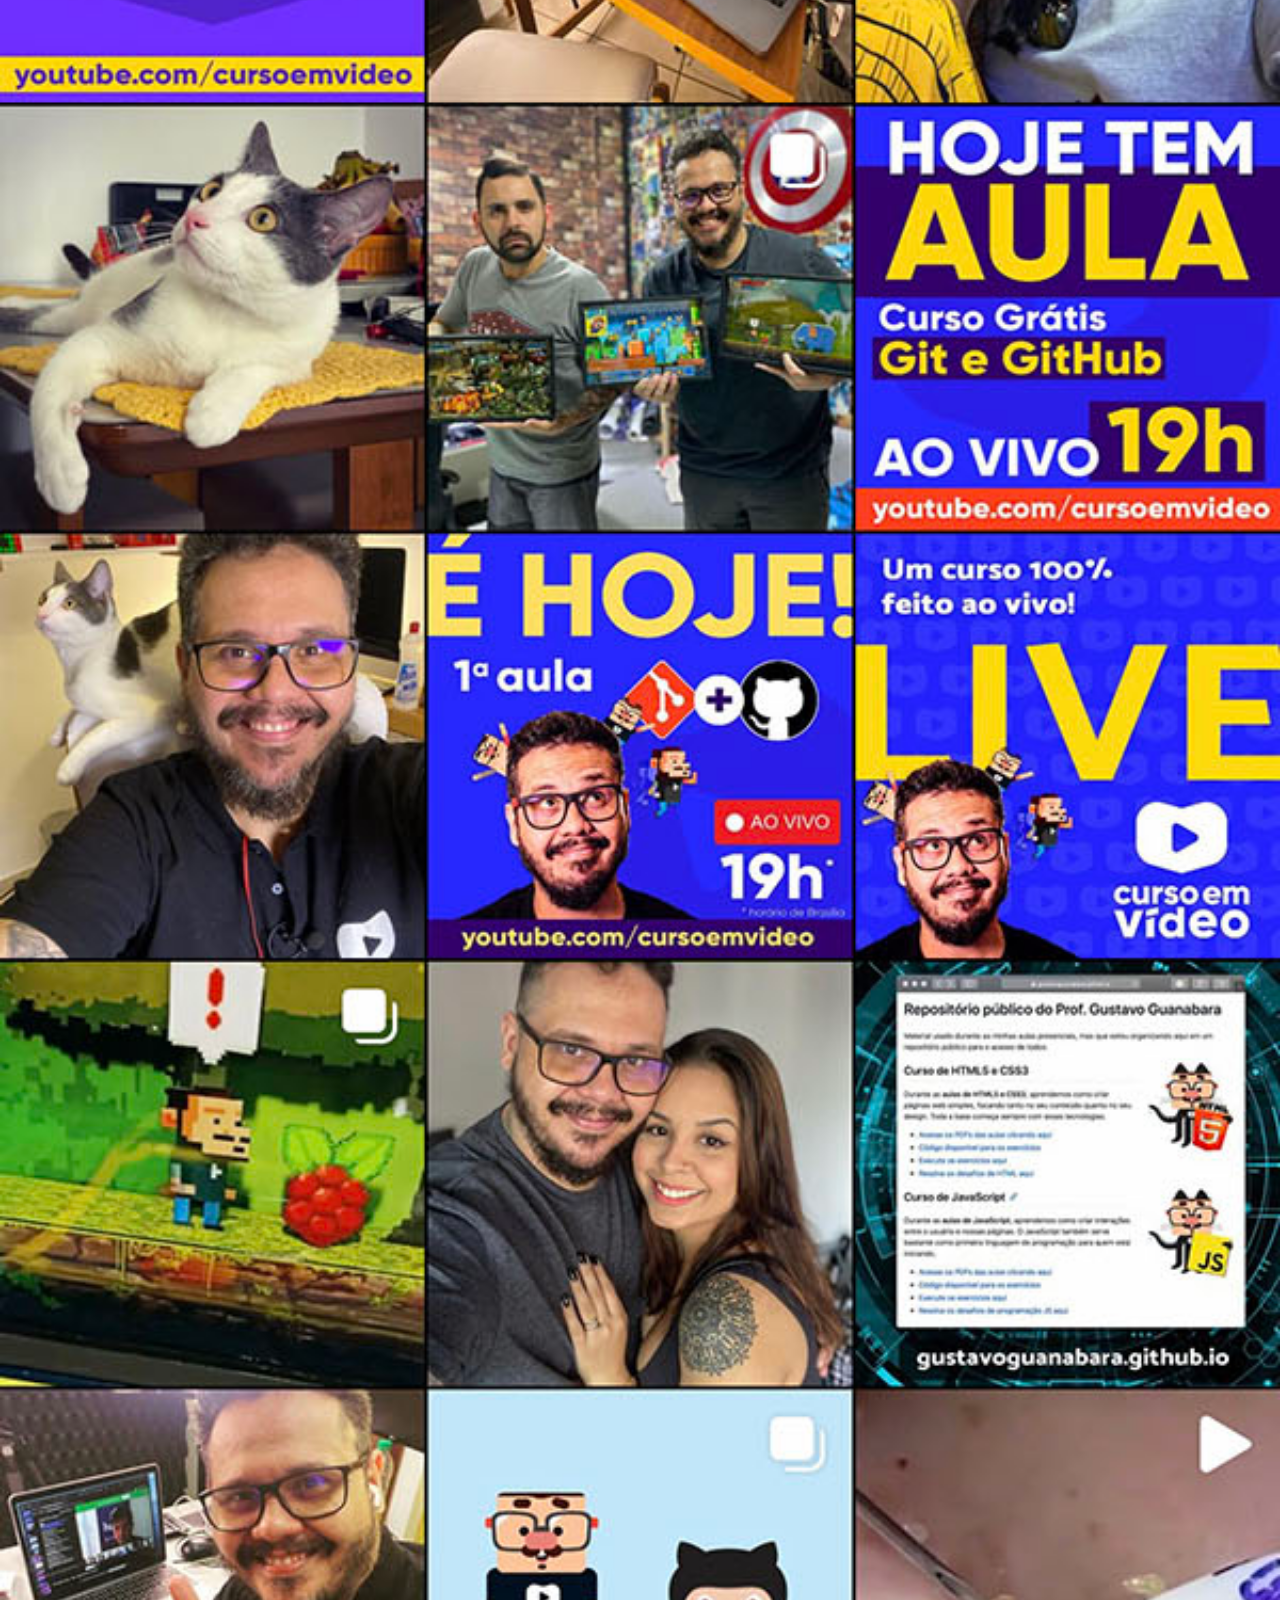
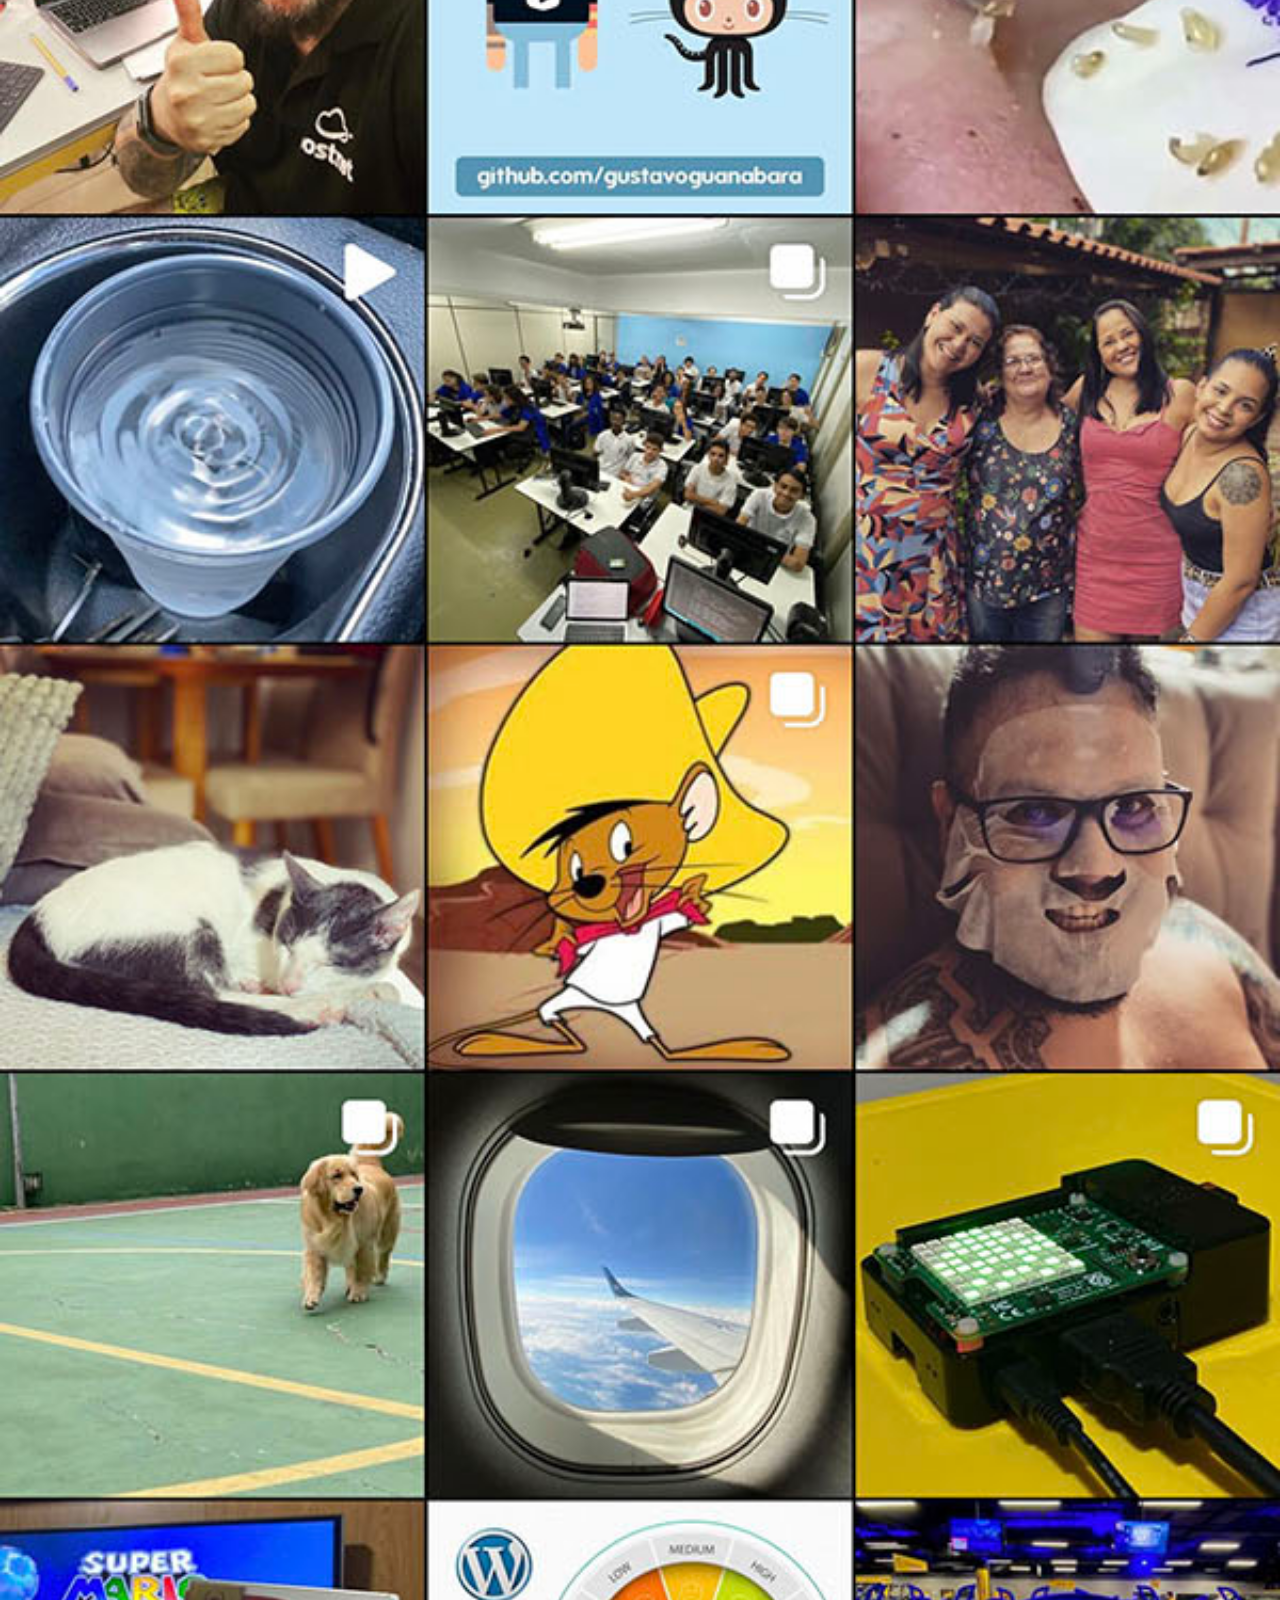
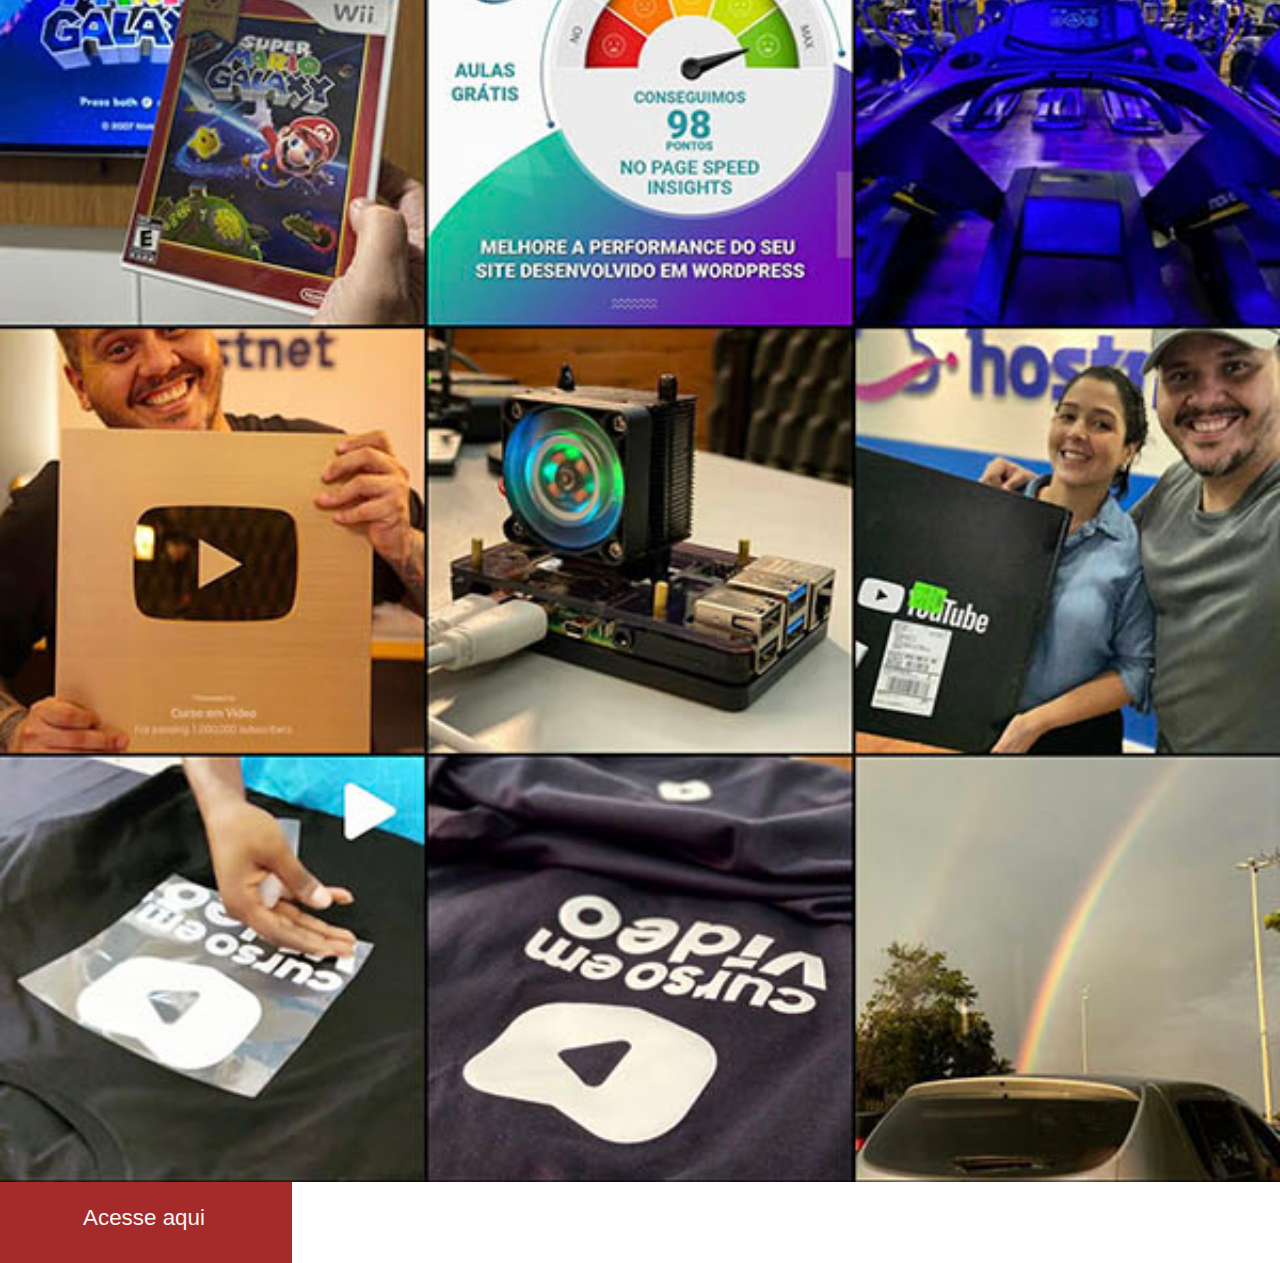
<file: paginas/instagram.html>
<!DOCTYPE html>
<html lang="pt-br">
<head>
    <meta charset="UTF-8">
    <meta http-equiv="X-UA-Compatible" content="IE=edge">
    <meta name="viewport" content="width=device-width, initial-scale=1.0">
    <title>git</title>
</head>
<style>
    *{
        margin: 0px;
        padding: 0px;
    }

    ::-webkit-scrollbar{
        width: 0px;
        height: 0px;
    }
       
    img{
    
    overflow-clip-margin: content-box;
    overflow: clip;
    width: 100vw;
   
   }

    a{
    display: block;
    padding: 23px;
    height: 35px;
    width: 250px;
    background-color: brown;
    color: whitesmoke;
    font-family: Arial, Helvetica, sans-serif;
    text-align: center;
    text-decoration: none;
    font-size: 1.4em;
    
   }

   a:hover {
    background-color: red;
   }
   footer{
    margin: -4px;
   }
</style>
<body>
    <img src="../imagens/tela-instagram.jpg" alt="github">

    <footer> <p><a href="https://www.instagram.com/gustavoguanabara/" target="_blank">Acesse aqui</a></p></footer>
</body>
</html>
</file>
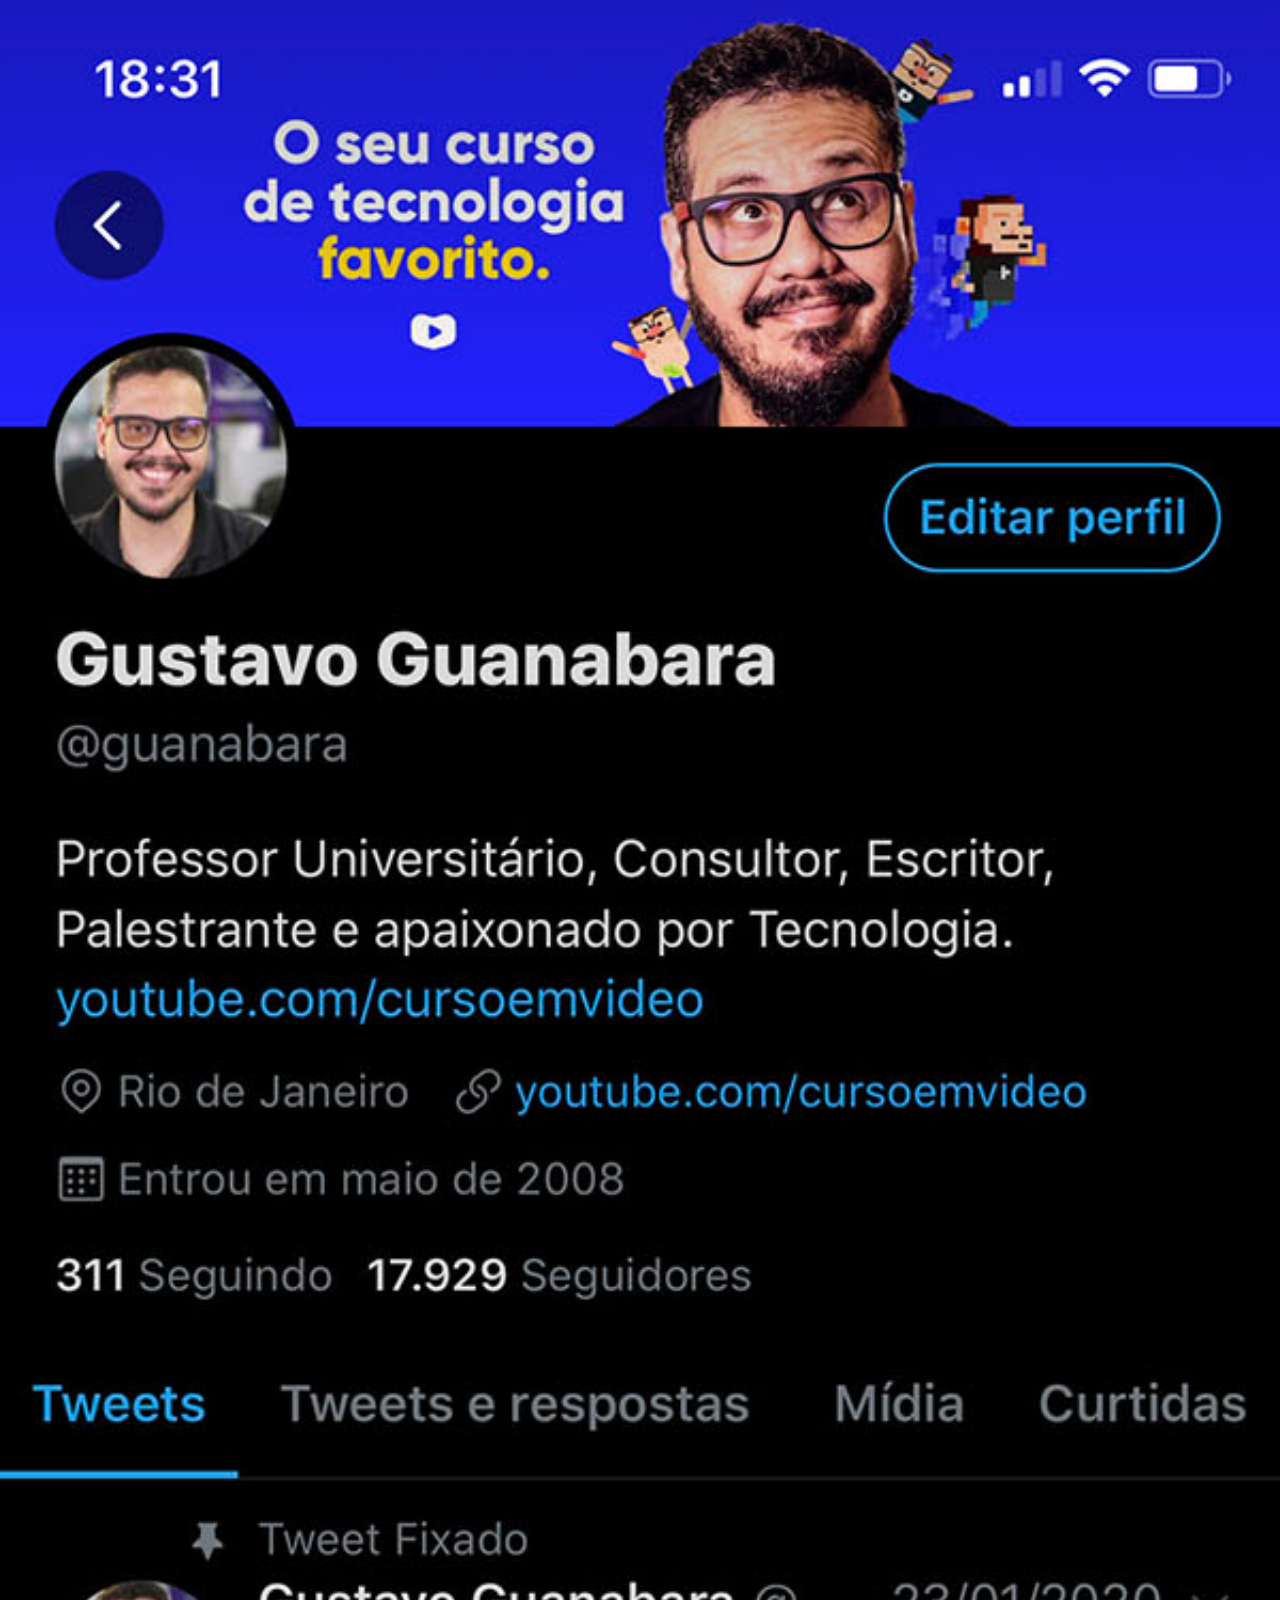
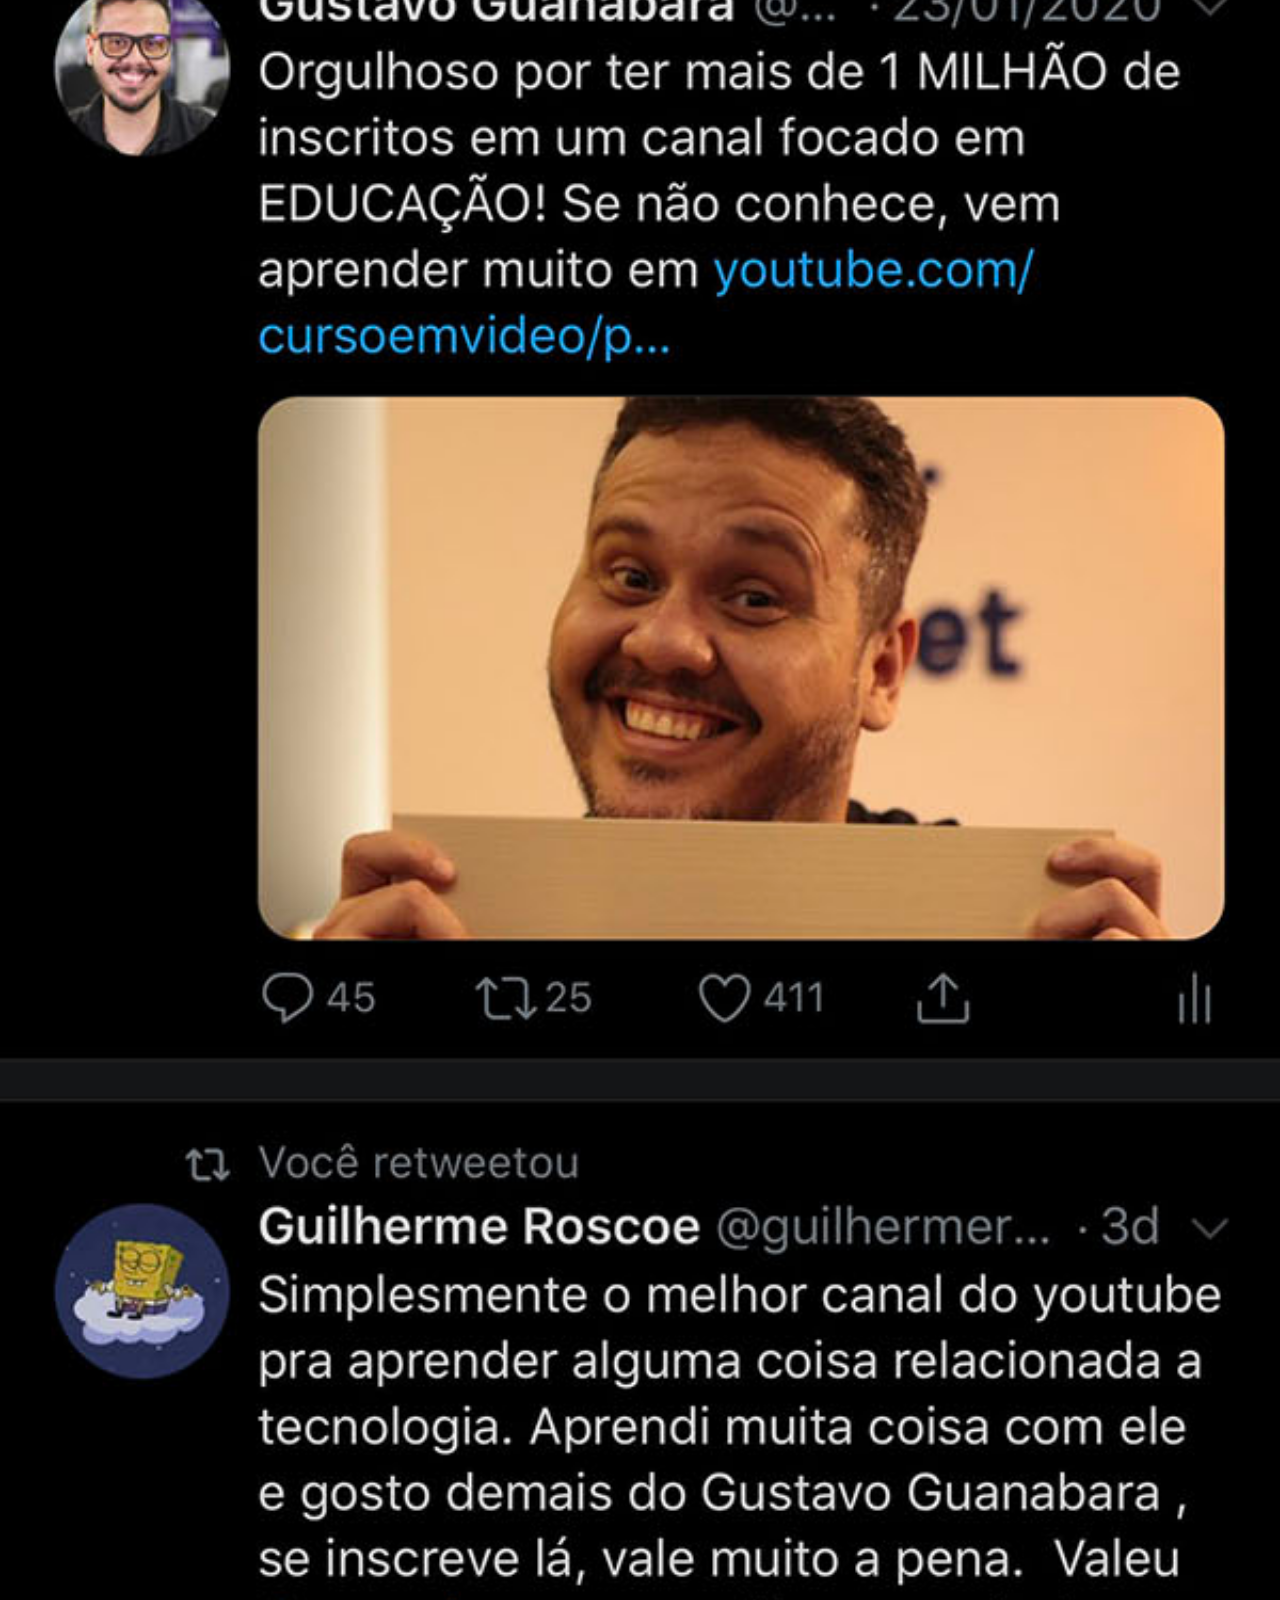
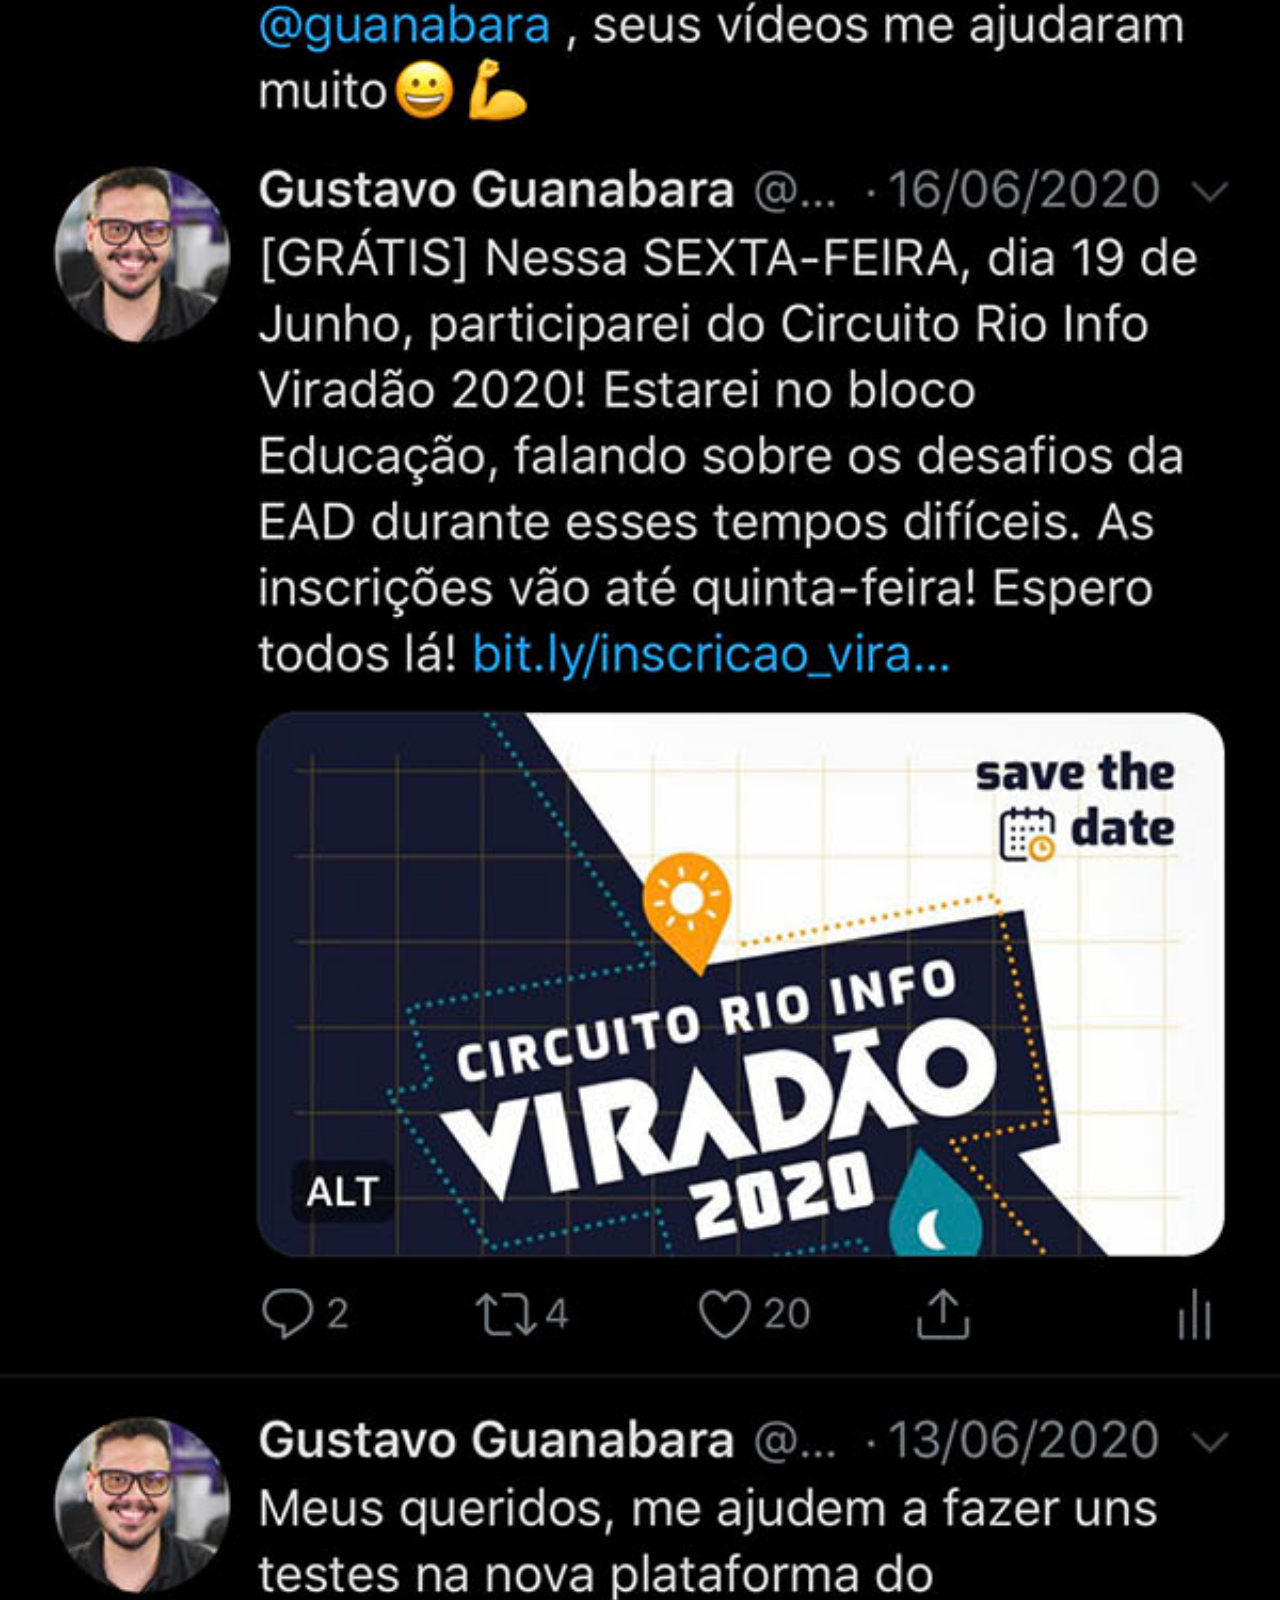
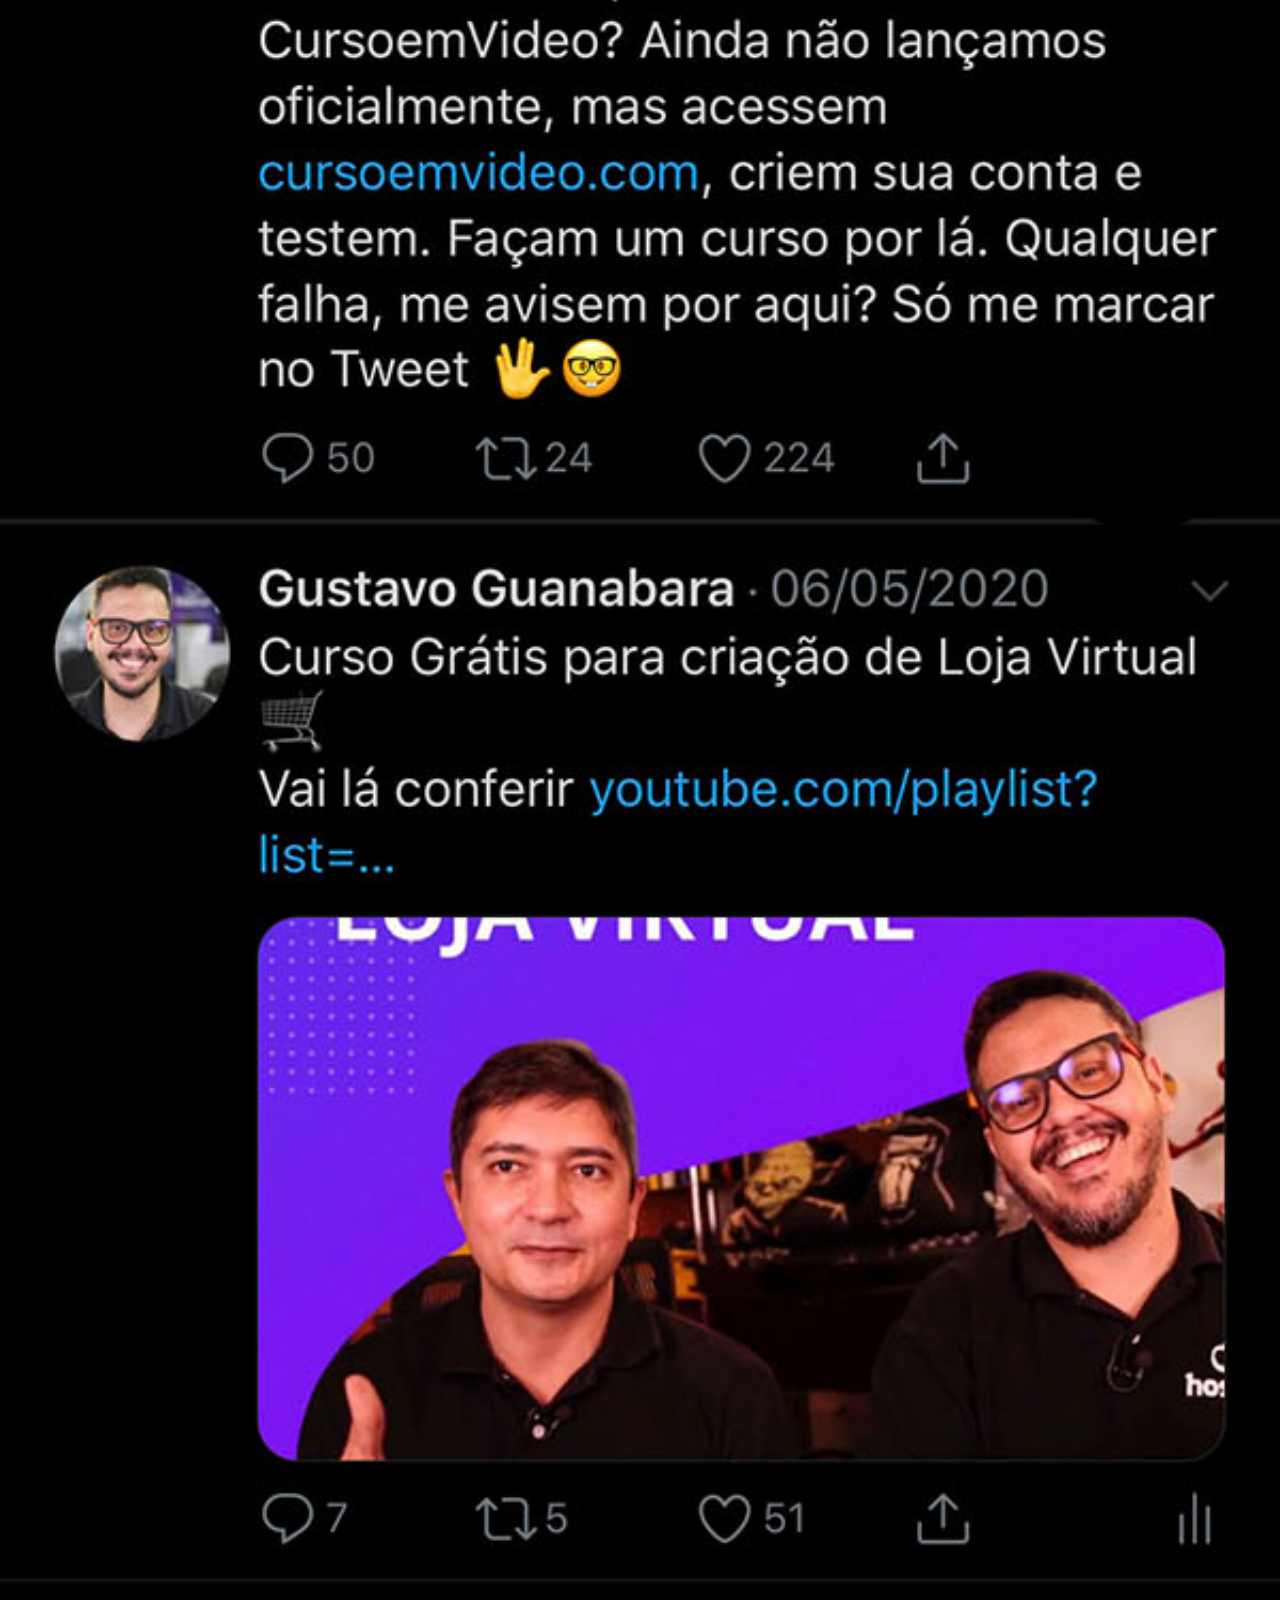
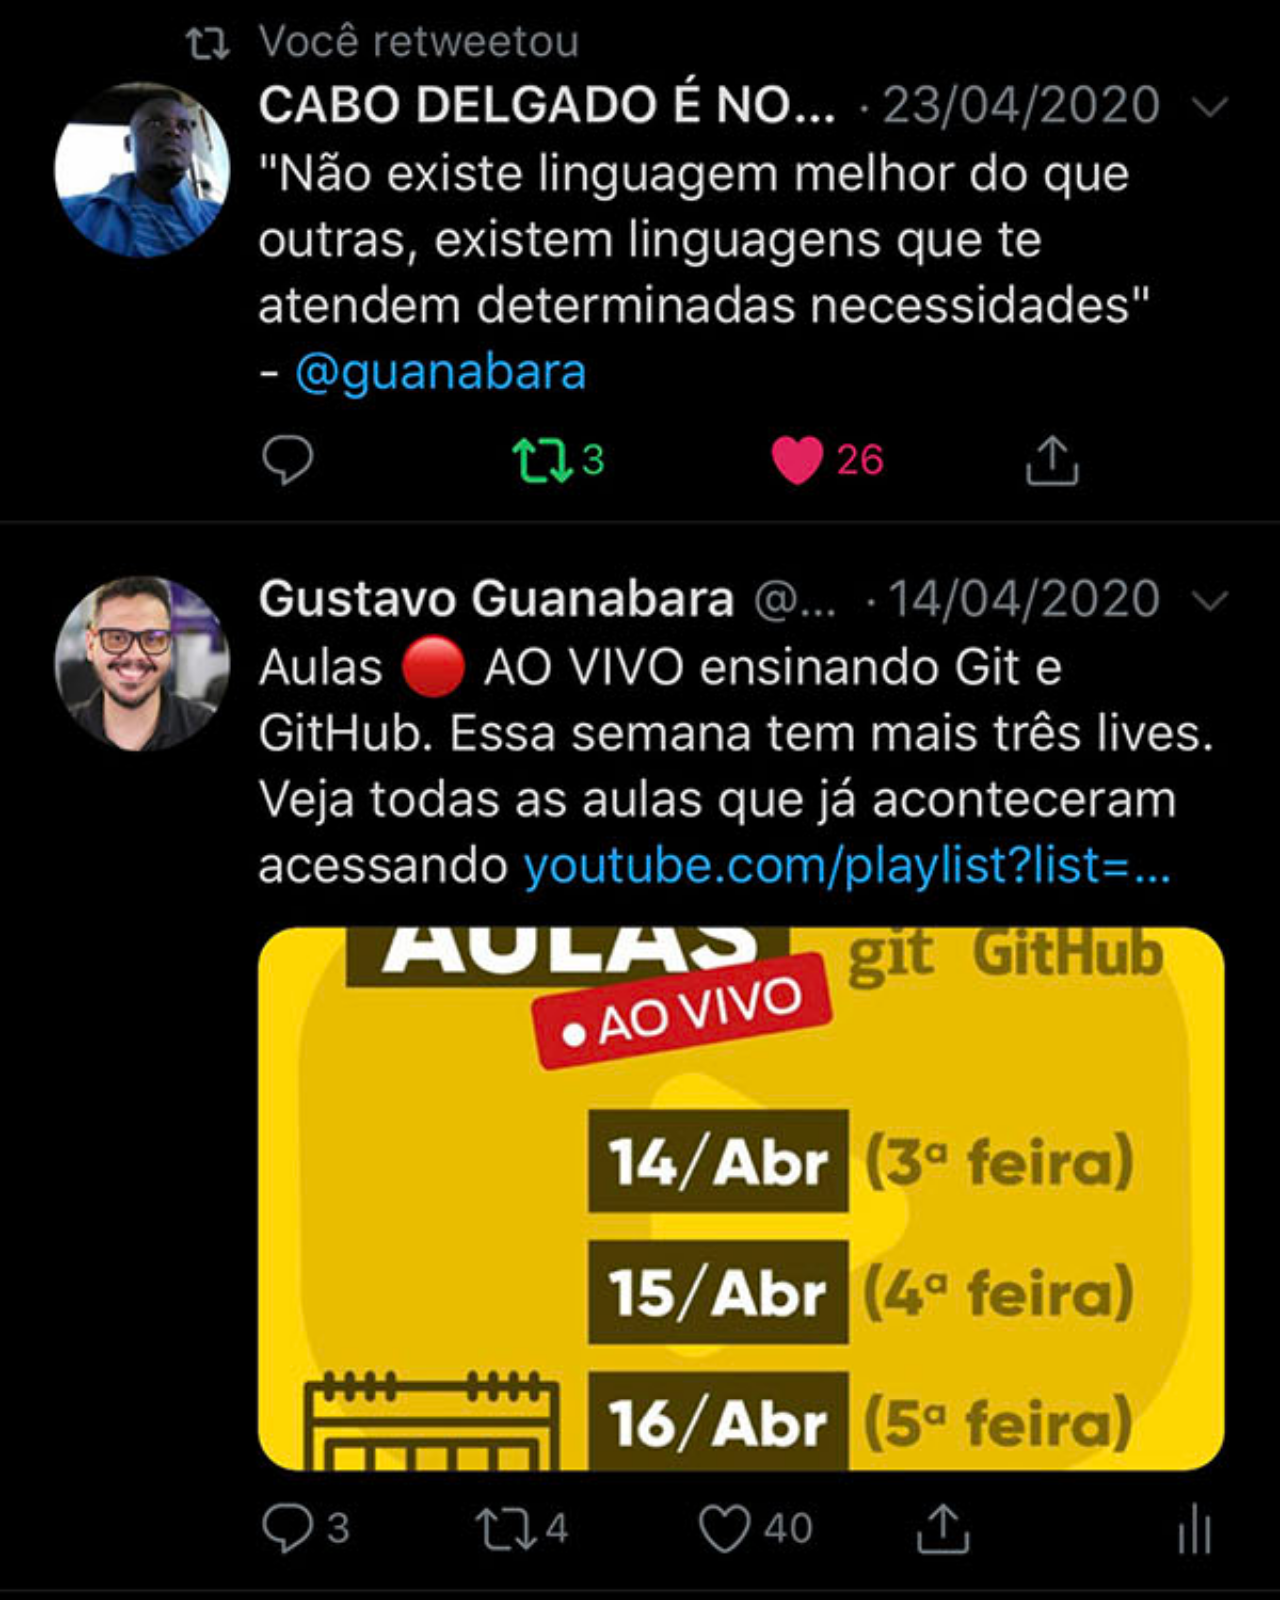
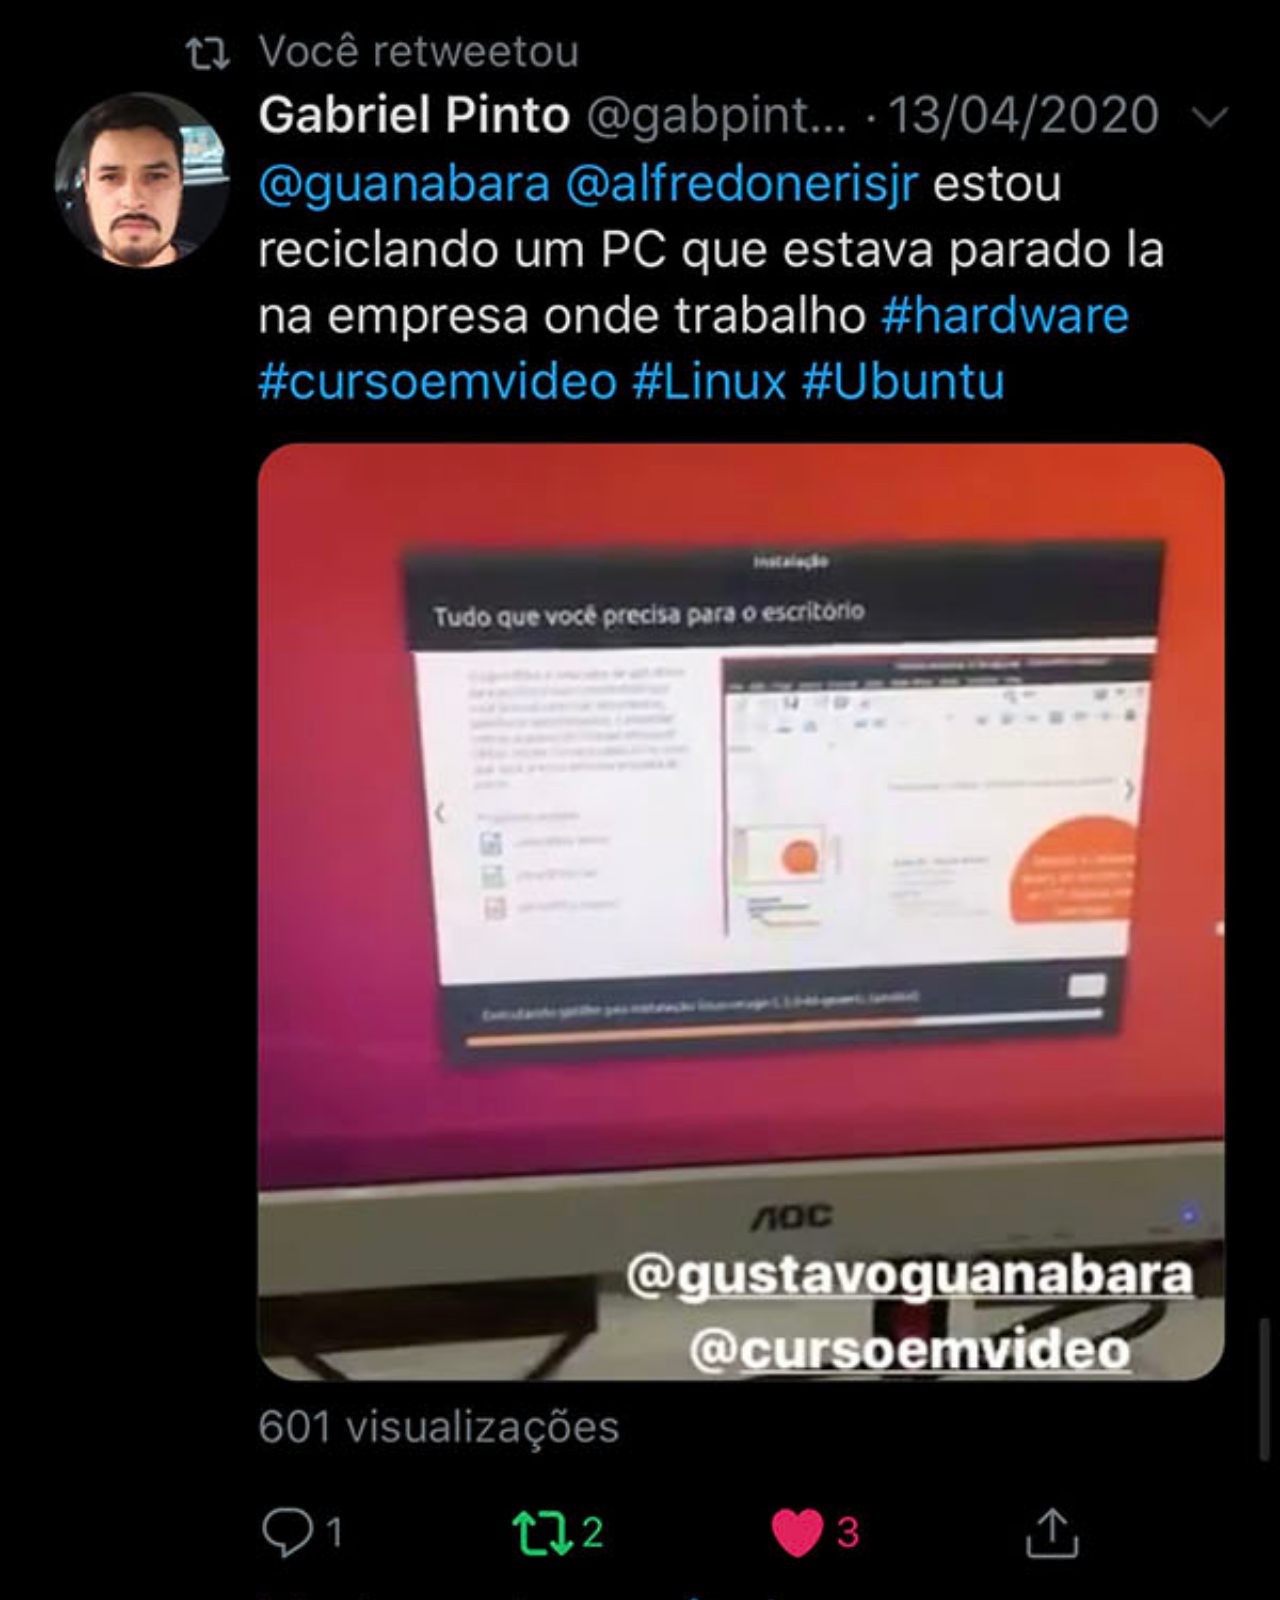
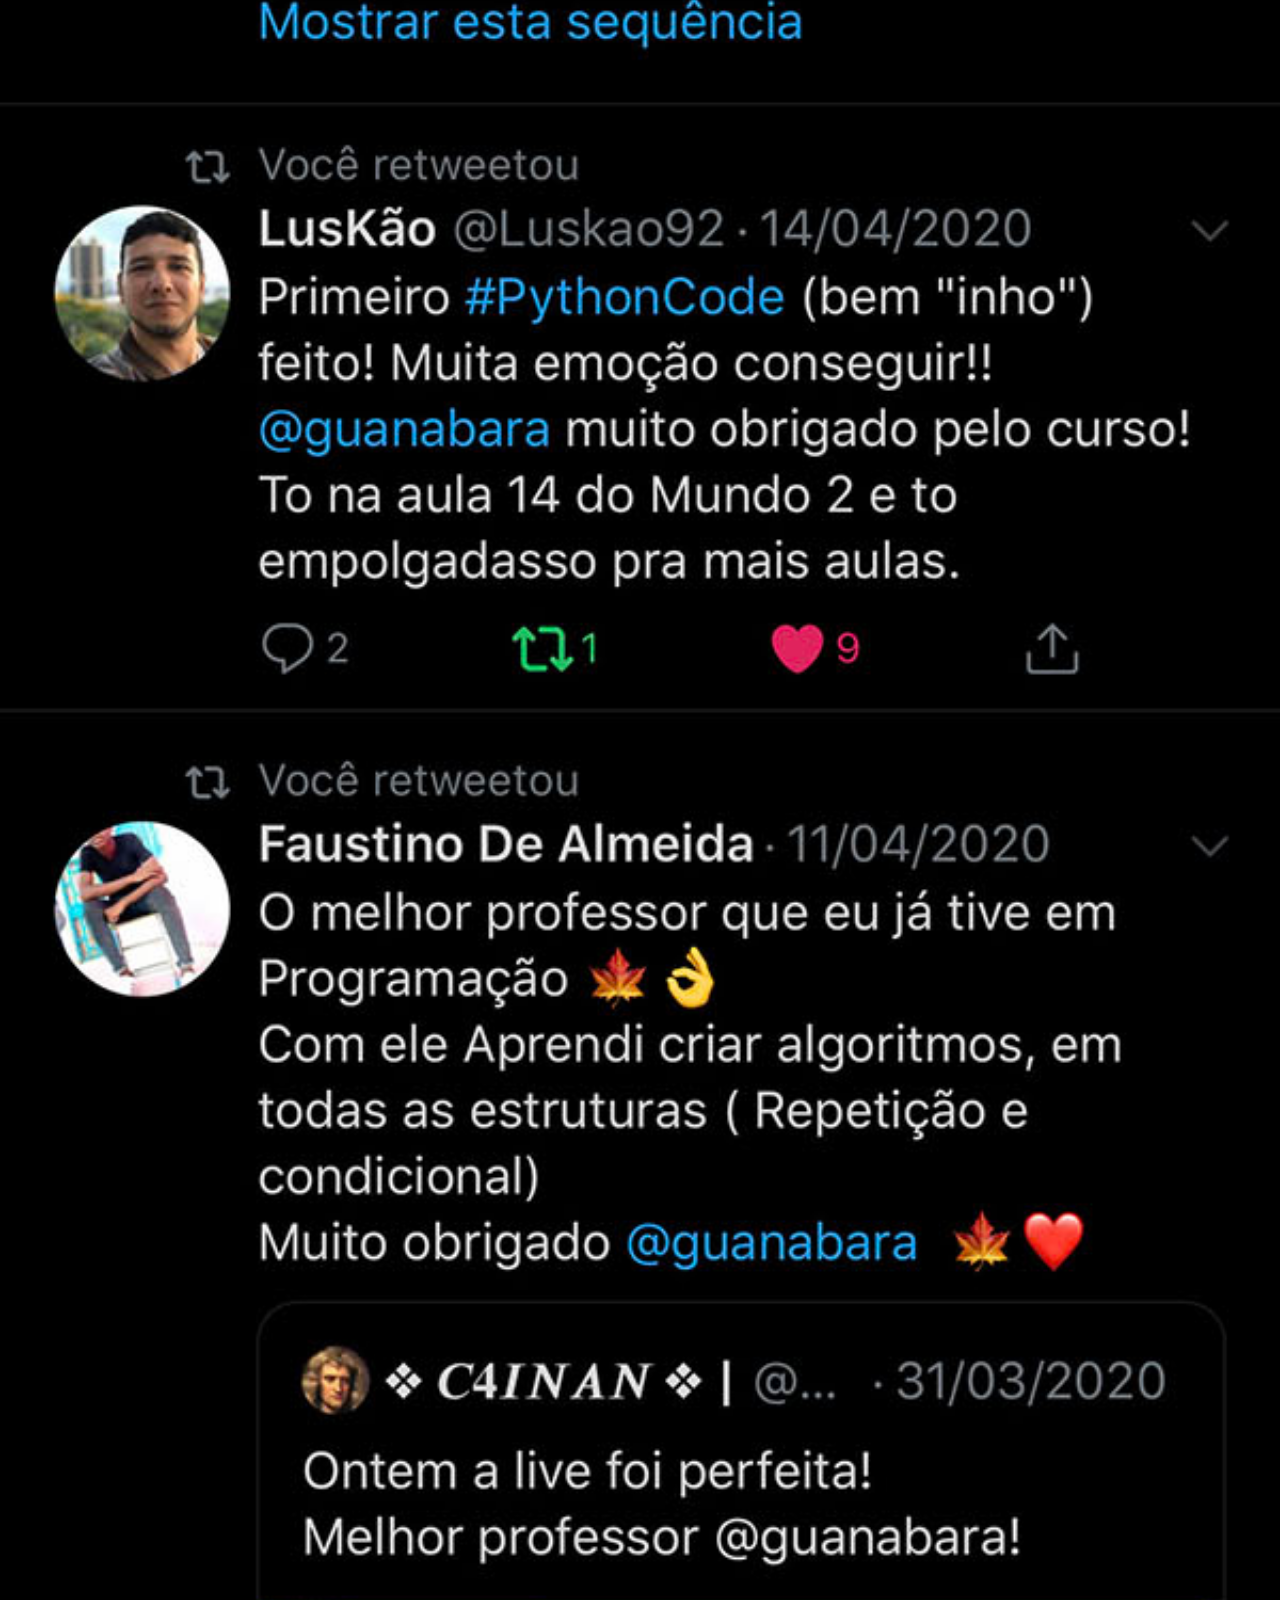
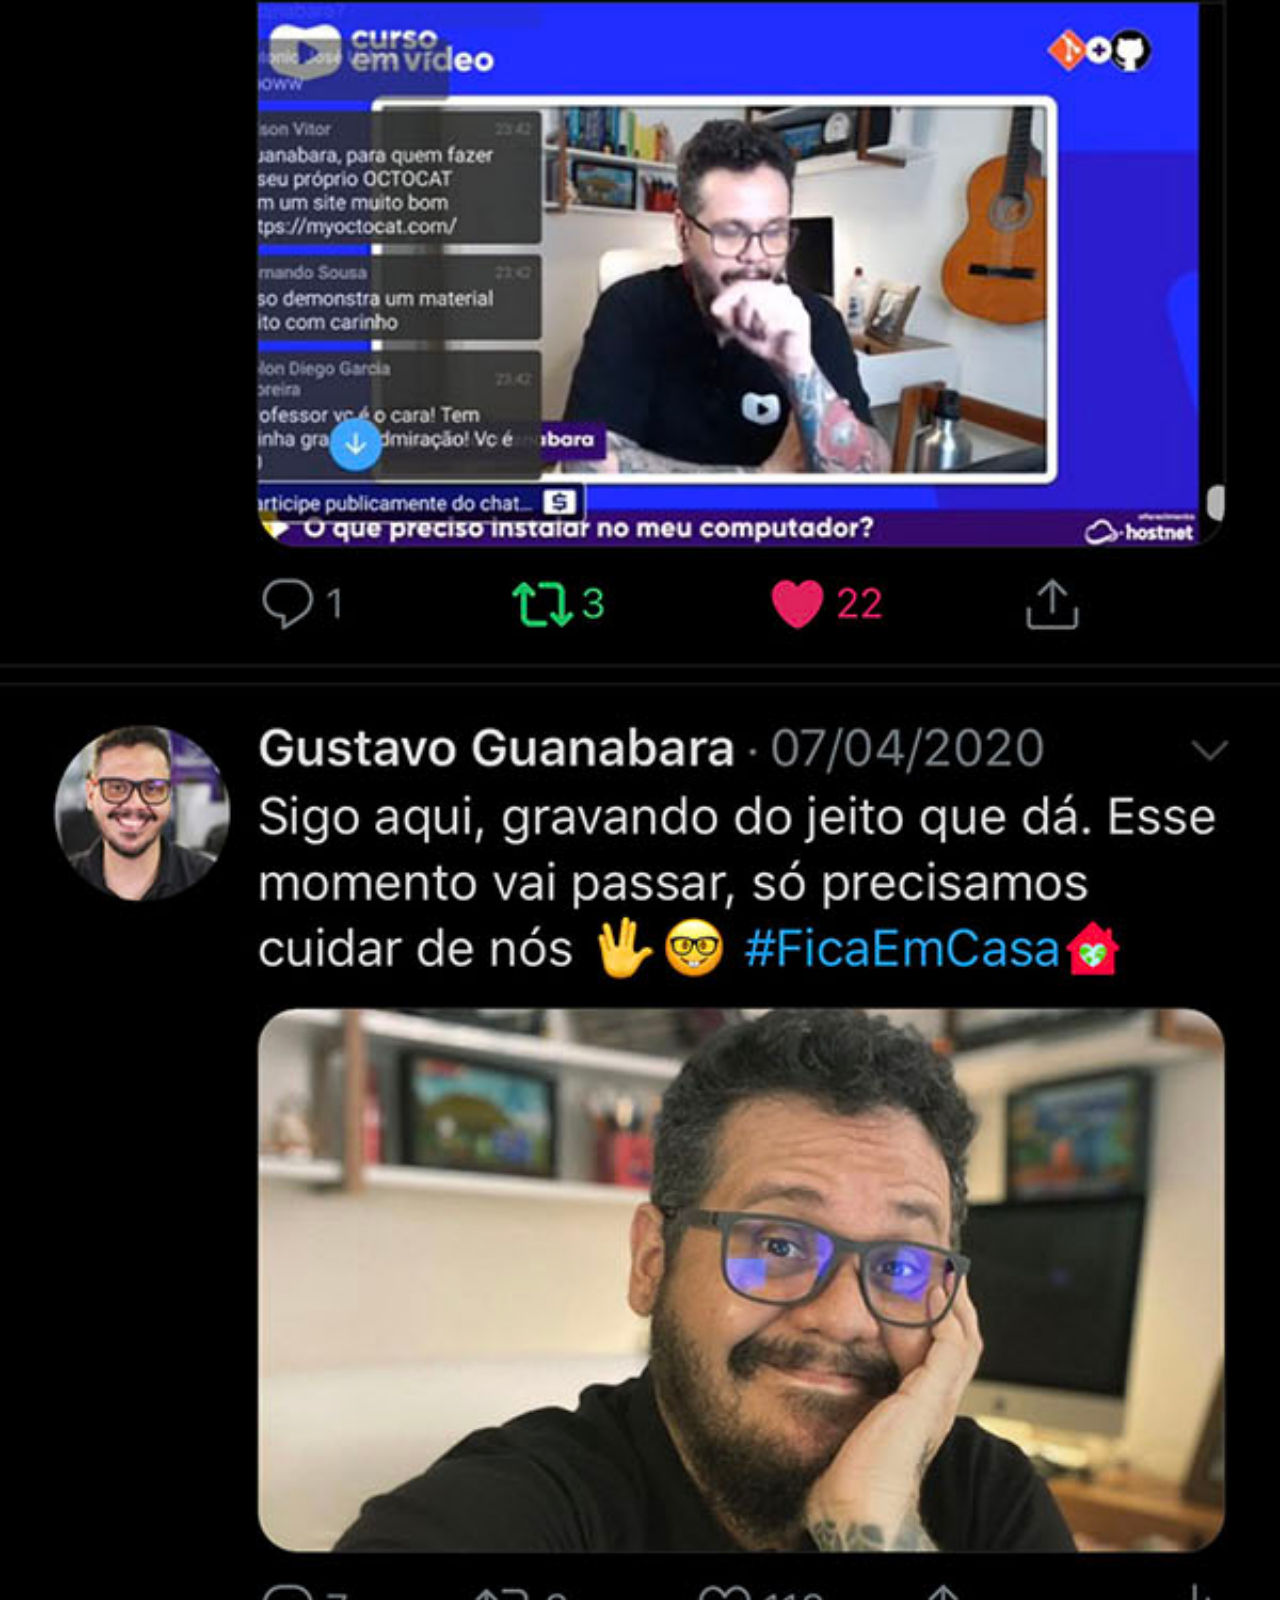
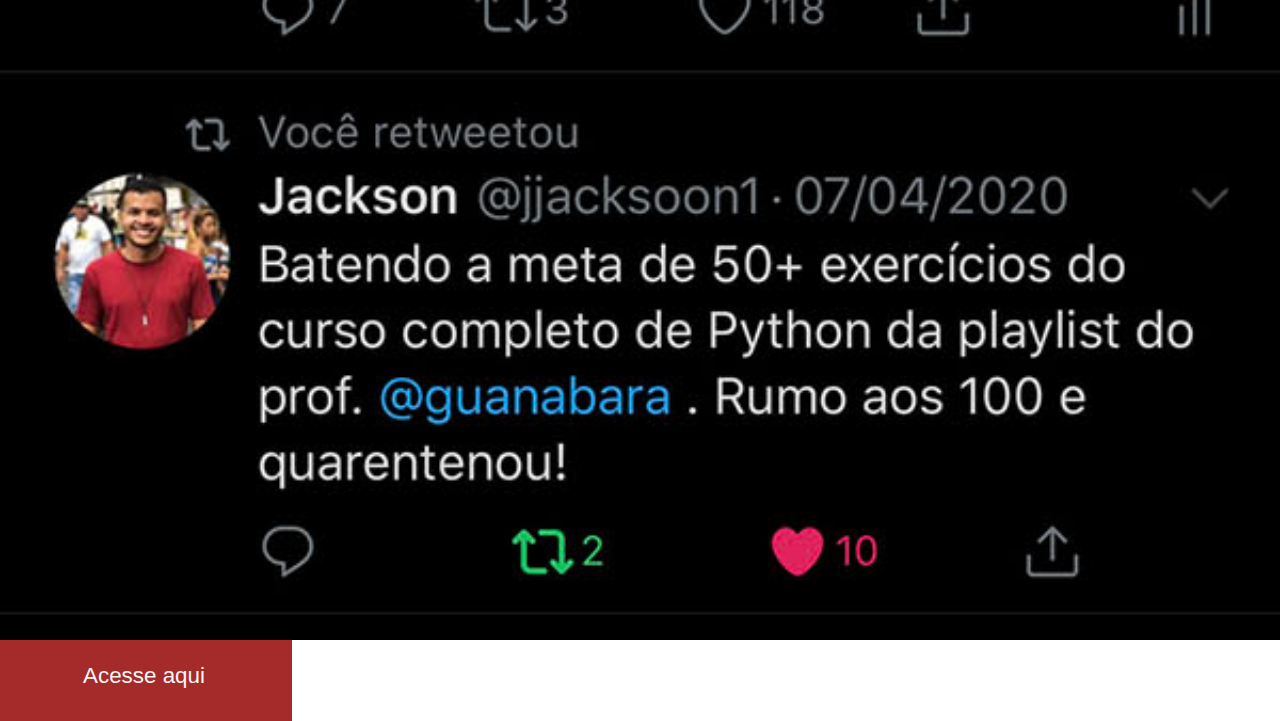
<file: paginas/twitter.html>
<!DOCTYPE html>
<html lang="pt-br">
<head>
    <meta charset="UTF-8">
    <meta http-equiv="X-UA-Compatible" content="IE=edge">
    <meta name="viewport" content="width=device-width, initial-scale=1.0">
    <title>git</title>
</head>
<style>
    *{
        margin: 0px;
        padding: 0px;
    }

    ::-webkit-scrollbar{
        width: 0px;
        height: 0px;
    }
       
    img{
    
    overflow-clip-margin: content-box;
    overflow: clip;
    width: 100vw;
   
   }


    a{
    display: block;
    padding: 23px;
    height: 35px;
    width: 250px;
    background-color: brown;
    color: whitesmoke;
    font-family: Arial, Helvetica, sans-serif;
    text-align: center;
    text-decoration: none;
    font-size: 1.4em;
    
   }
   footer{
    margin: -4px;
   }

   a:hover {
    background-color: red;}
   
  


</style>
<body>
    <img src="../imagens/tela-twitter.jpg" alt="github">

    <footer> <p><a href="https://twitter.com/guanabara/" target="_blank">Acesse aqui</a></p></footer>
</body>
</html>
</file>
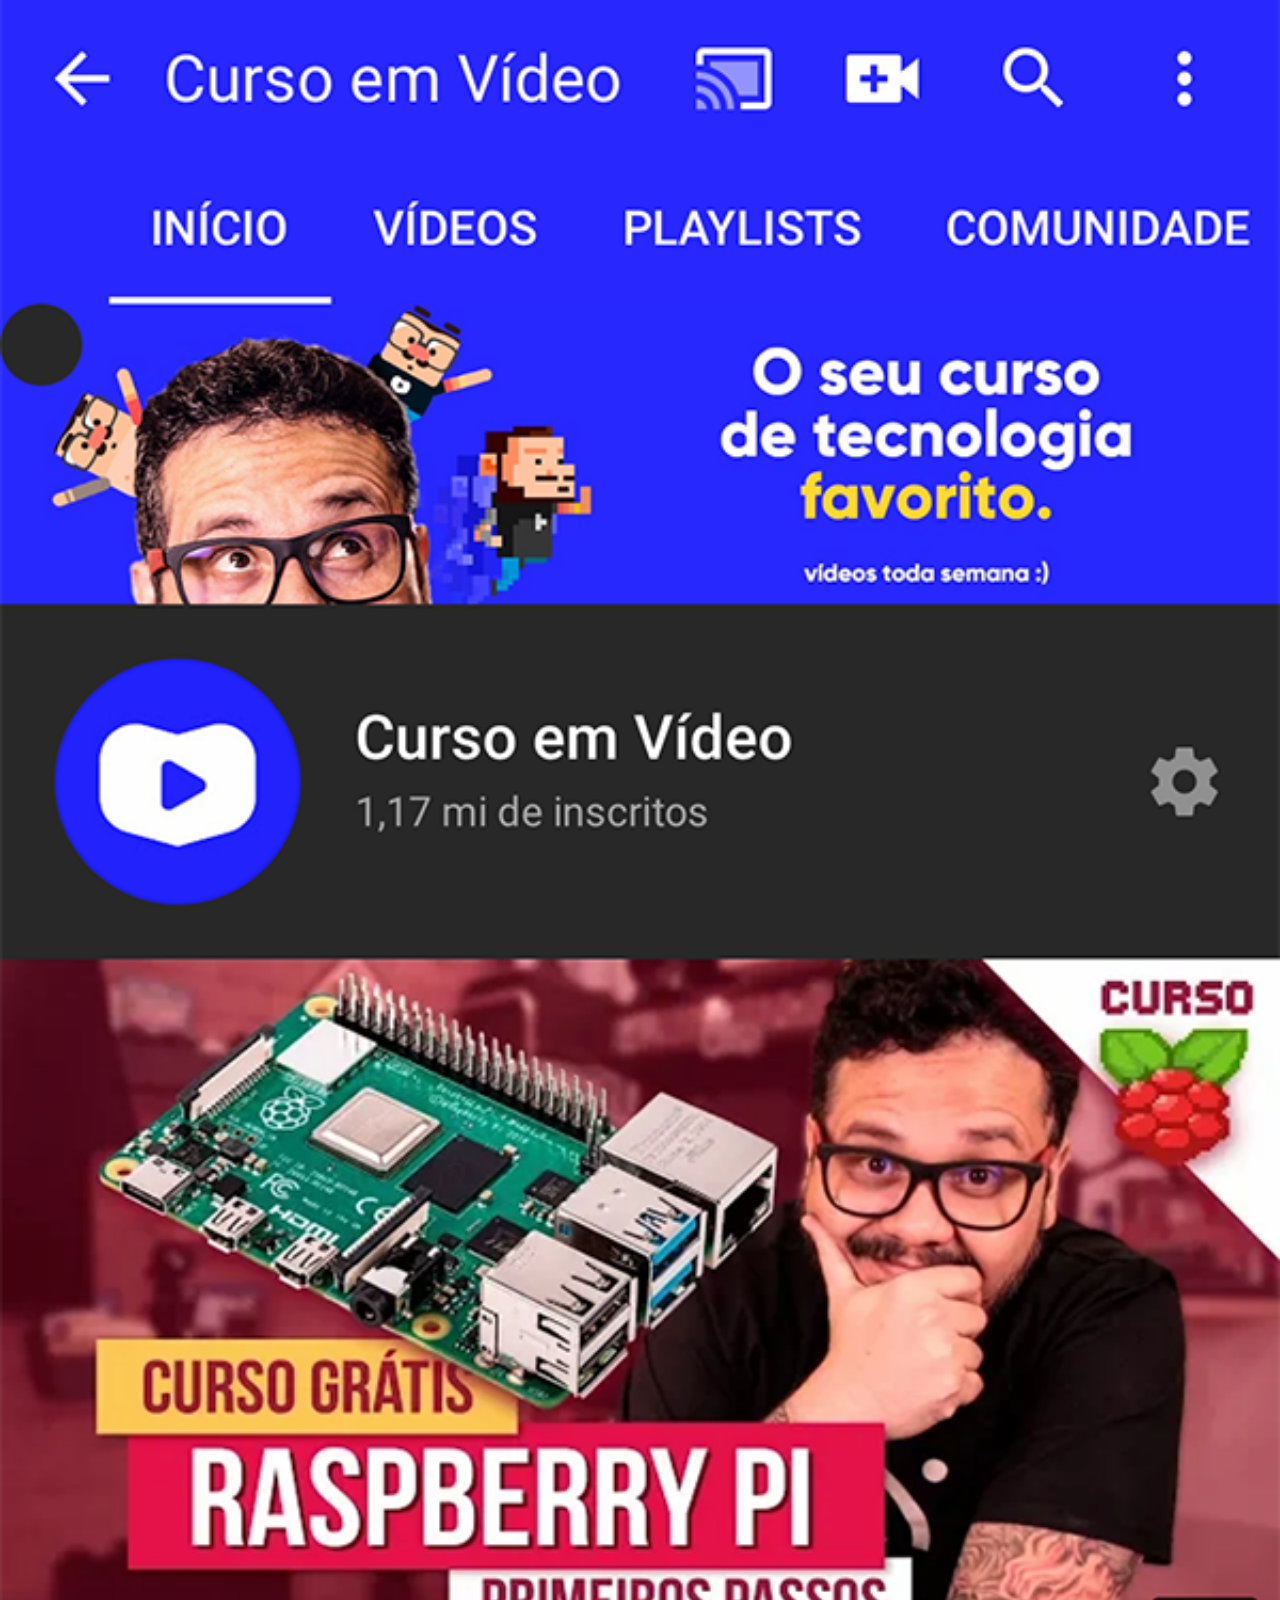
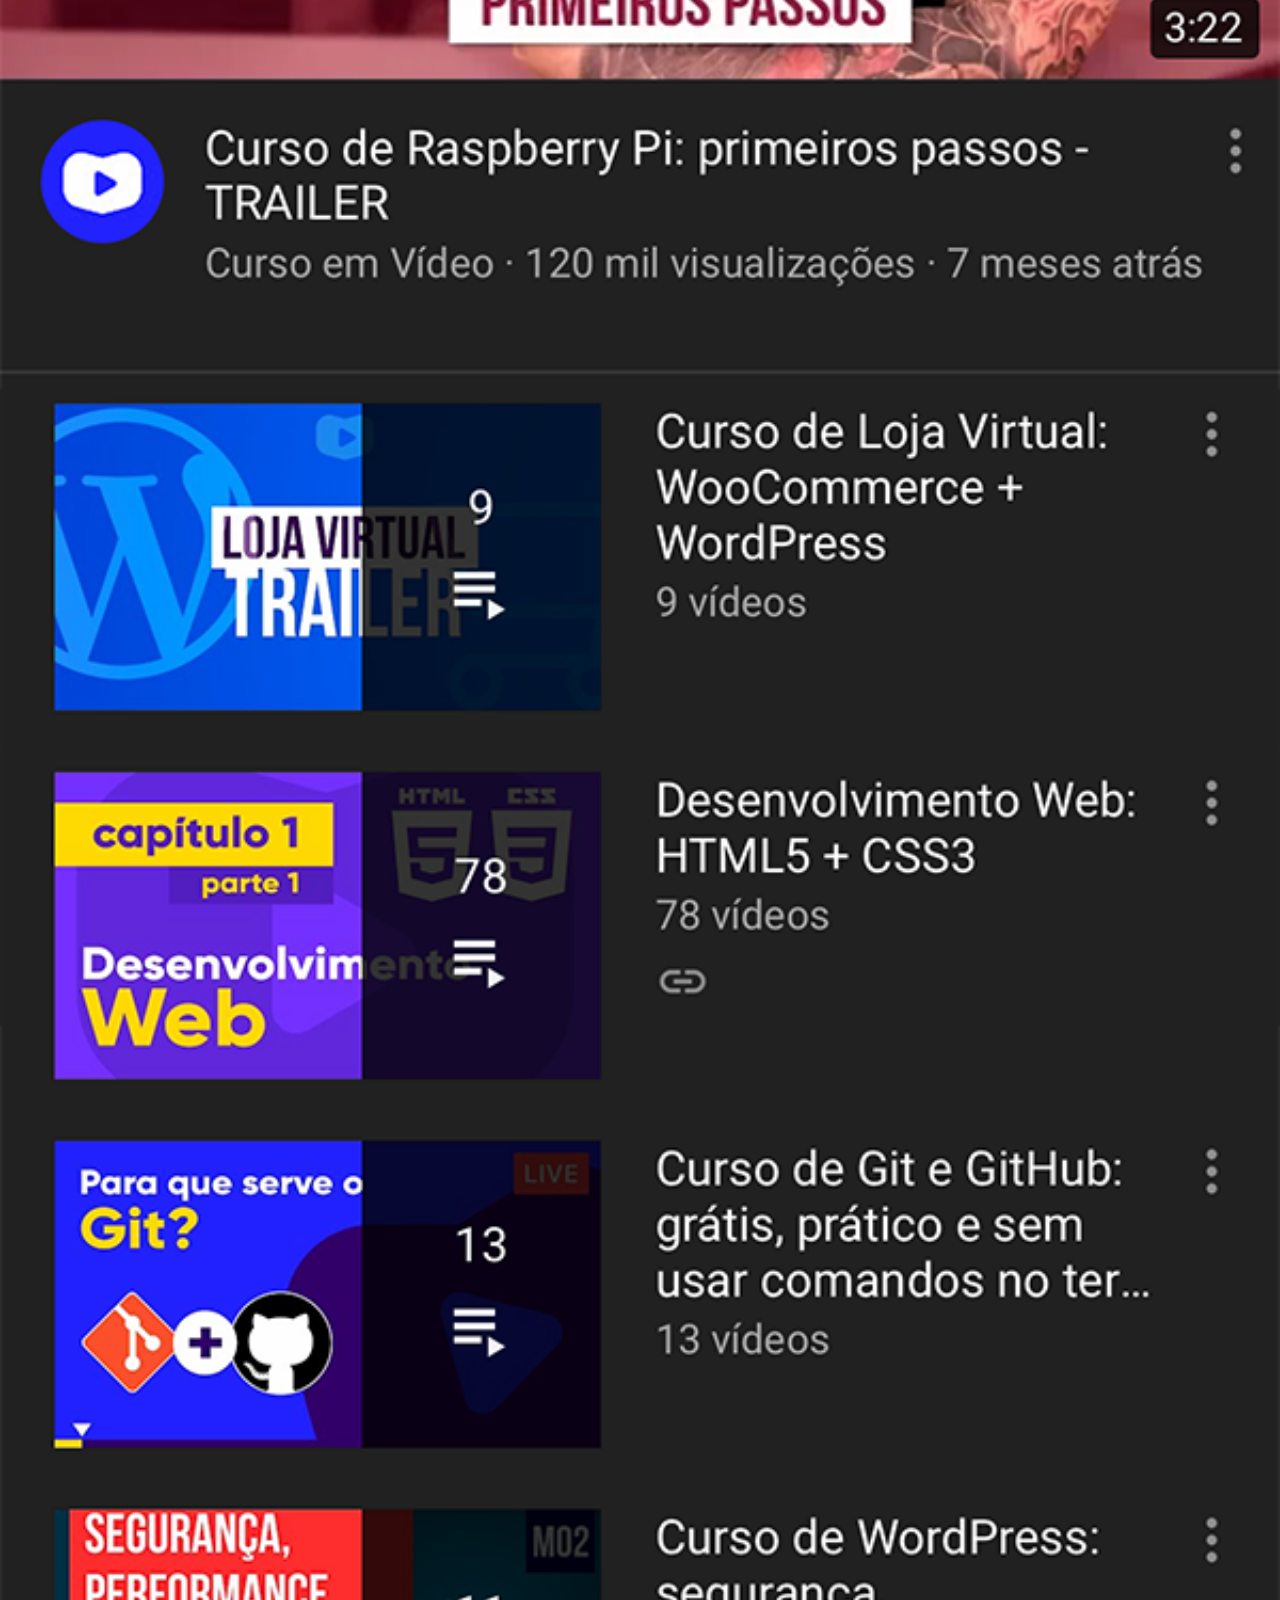
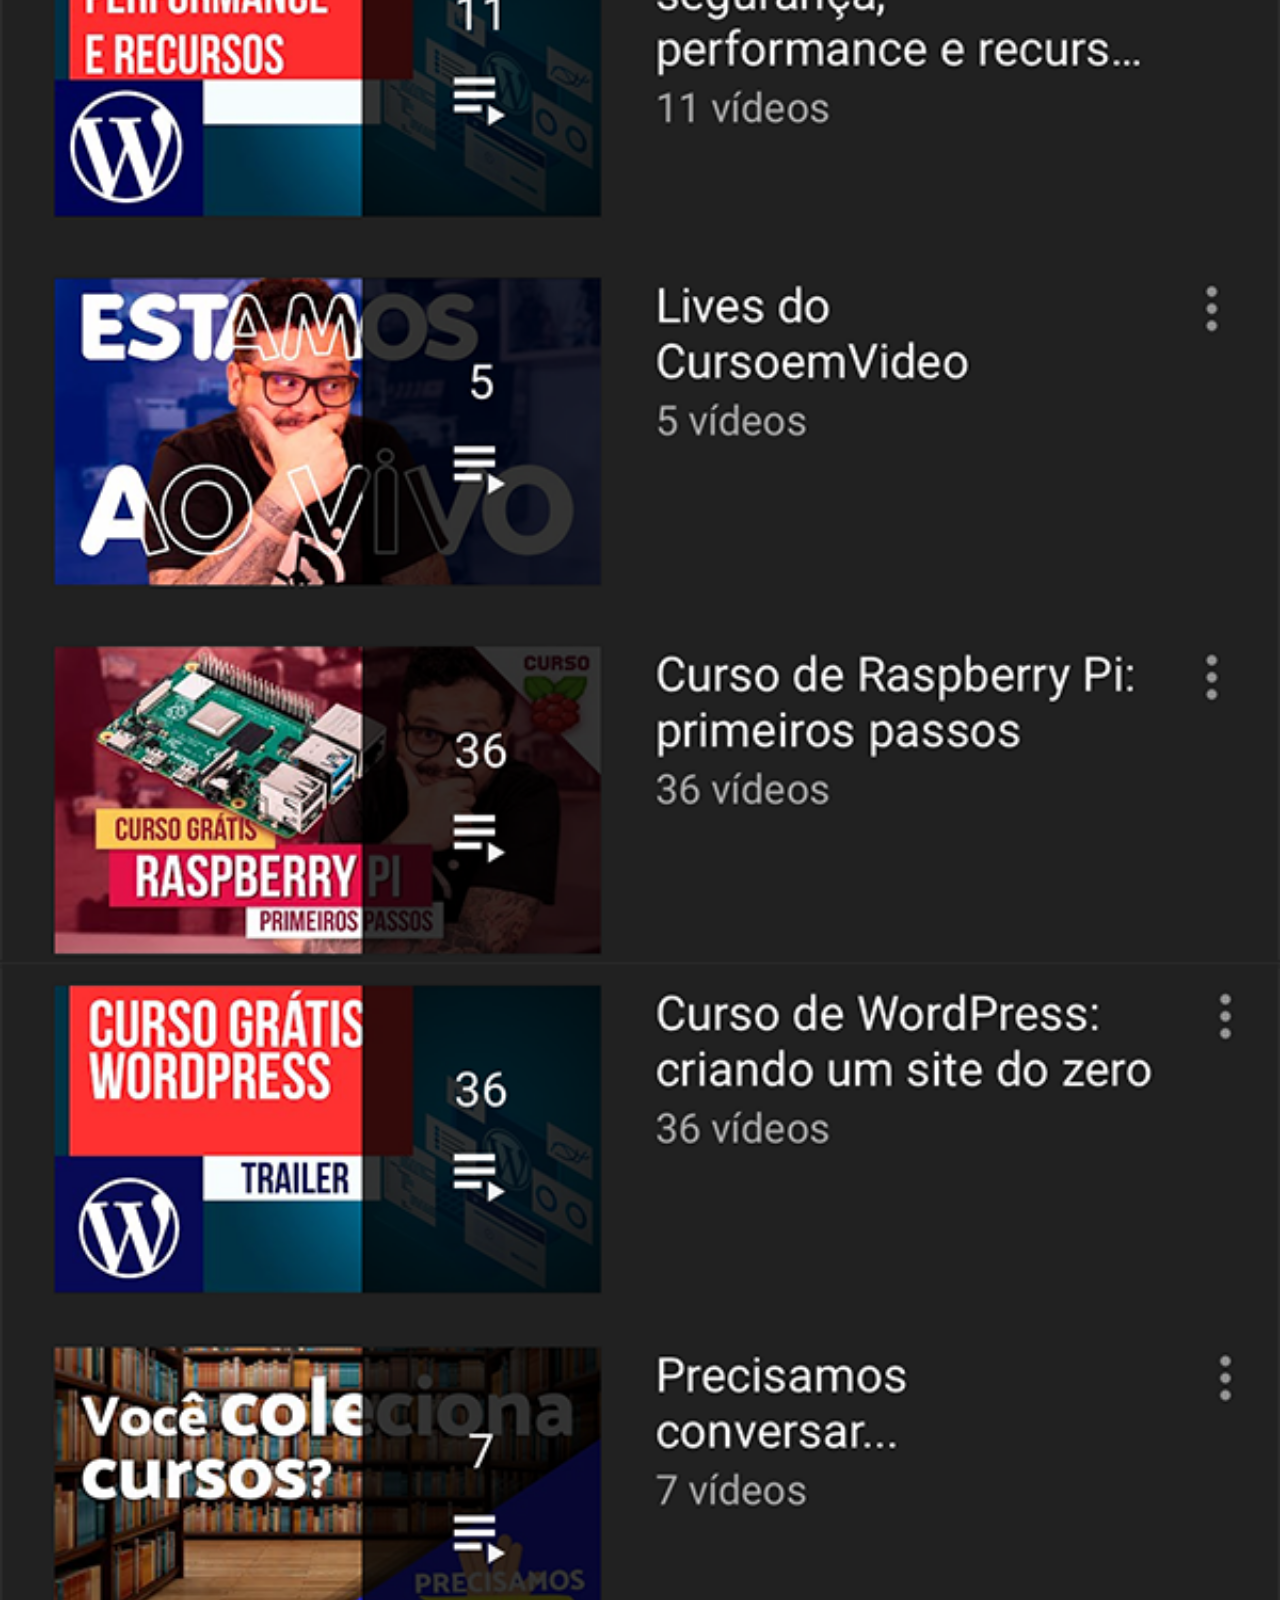
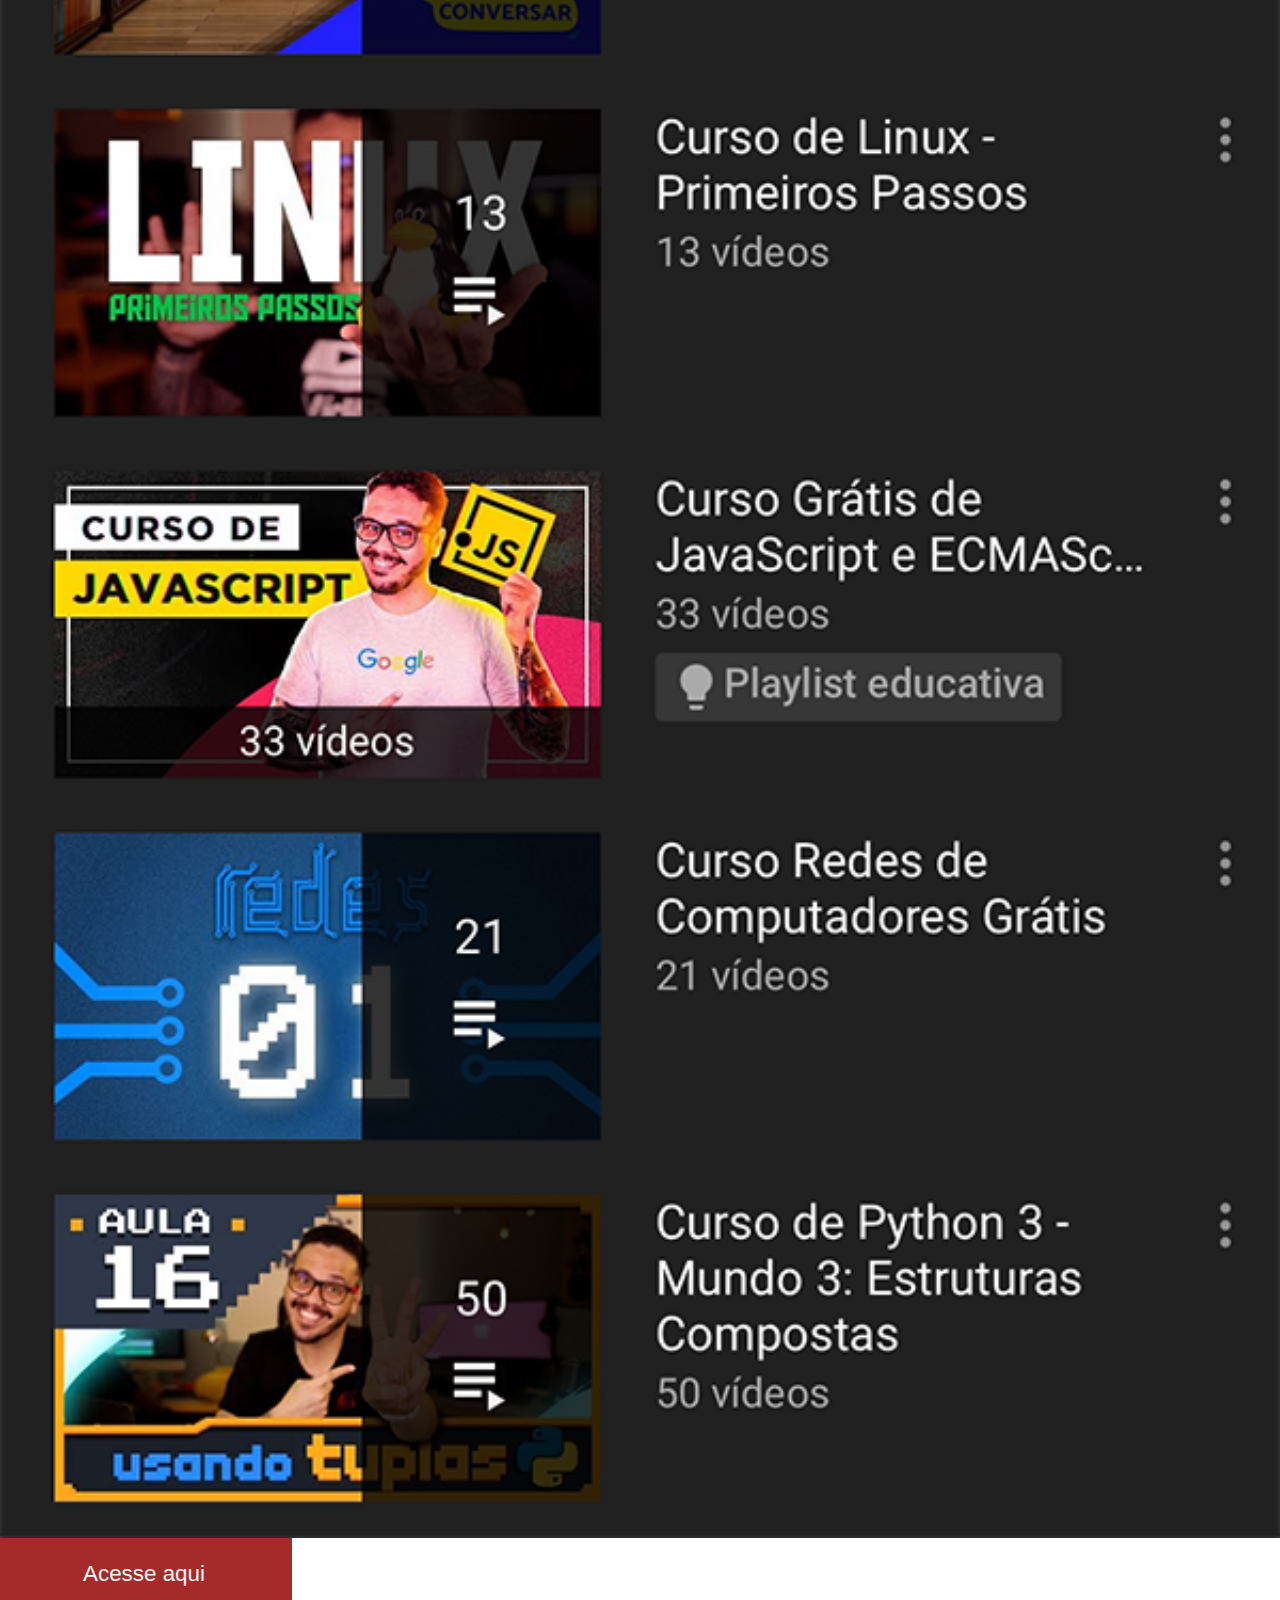
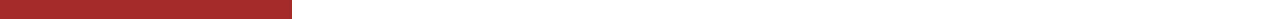
<file: paginas/yt.html>
<!DOCTYPE html>
<html lang="pt-br">
<head>
    <meta charset="UTF-8">
    <meta http-equiv="X-UA-Compatible" content="IE=edge">
    <meta name="viewport" content="width=device-width, initial-scale=1.0">
    <title>youtube</title>
</head>
<style>
    *{
        padding: 0px;
        margin: 0px;

    }

    ::-webkit-scrollbar{
        width: 0px;
        height: 0px;
    }
        
   img{
    
    overflow-clip-margin: content-box;
    overflow: clip;
    width: 100vw;
   
   }


   
   a{
    display: block;
    padding: 23px;
    height: 35px;
    width: 250px;
    background-color: brown;
    color: whitesmoke;
    font-family: Arial, Helvetica, sans-serif;
    text-align: center;
    text-decoration: none;
    font-size: 1.4em;
    
   }

   a:hover {
    background-color: red;
   }
   footer{
    margin: -4px;
   }

</style>
<body>
    <img src="../imagens/tela-youtube.png" alt="Youtube">
</body>

<footer> <p><a href="https://www.youtube.com/@CursoemVideo" target="_blank" >Acesse aqui</a></p></footer>
</html>
</file>
<file: style.css>
@charset "UTF-8";
* {
    margin: 0px;
    padding:0px
}

html, body {
    height: 100vh;
    width: 100wh;
}
body{
    background-image: url(imagens/fundo-madeira.jpg);
    background-position: top center;
    background-attachment: fixed;
    background-size: cover;
    

}
main{
    position: relative;
    height: 100vh;
}
section#celular{
    
    background-image: url(imagens/frame-iphone.png);
    width: 311px;
    height: 627px;
    position: absolute;
    top: 50%;
    left: 50%;
    transform: translate(-50%,-50%);
}
iframe#tela{
    position: relative;   
    top: 80px;
    left: 22px;
    height: 471px;
    width: 268px;
}
section#redes{
    float: right;
}

section#redes img{
    height: 50px;
    border-radius: 50%;
    box-shadow: 2px 2px 5px  rgba(0, 0, 0, 0.356);
    margin: 8px;
    display: block;
    box-sizing: border-box;
    
    
    
    
}

section#redes img:hover{
    border: 2px solid rgba(255, 255, 255, 0.493);
    transform: translate(-4px,-4px);
    box-shadow: 5px 5px 10px rgba(0, 0, 0, 0.521);
    transition: transform .3s, border .2s
    
}
</file>
